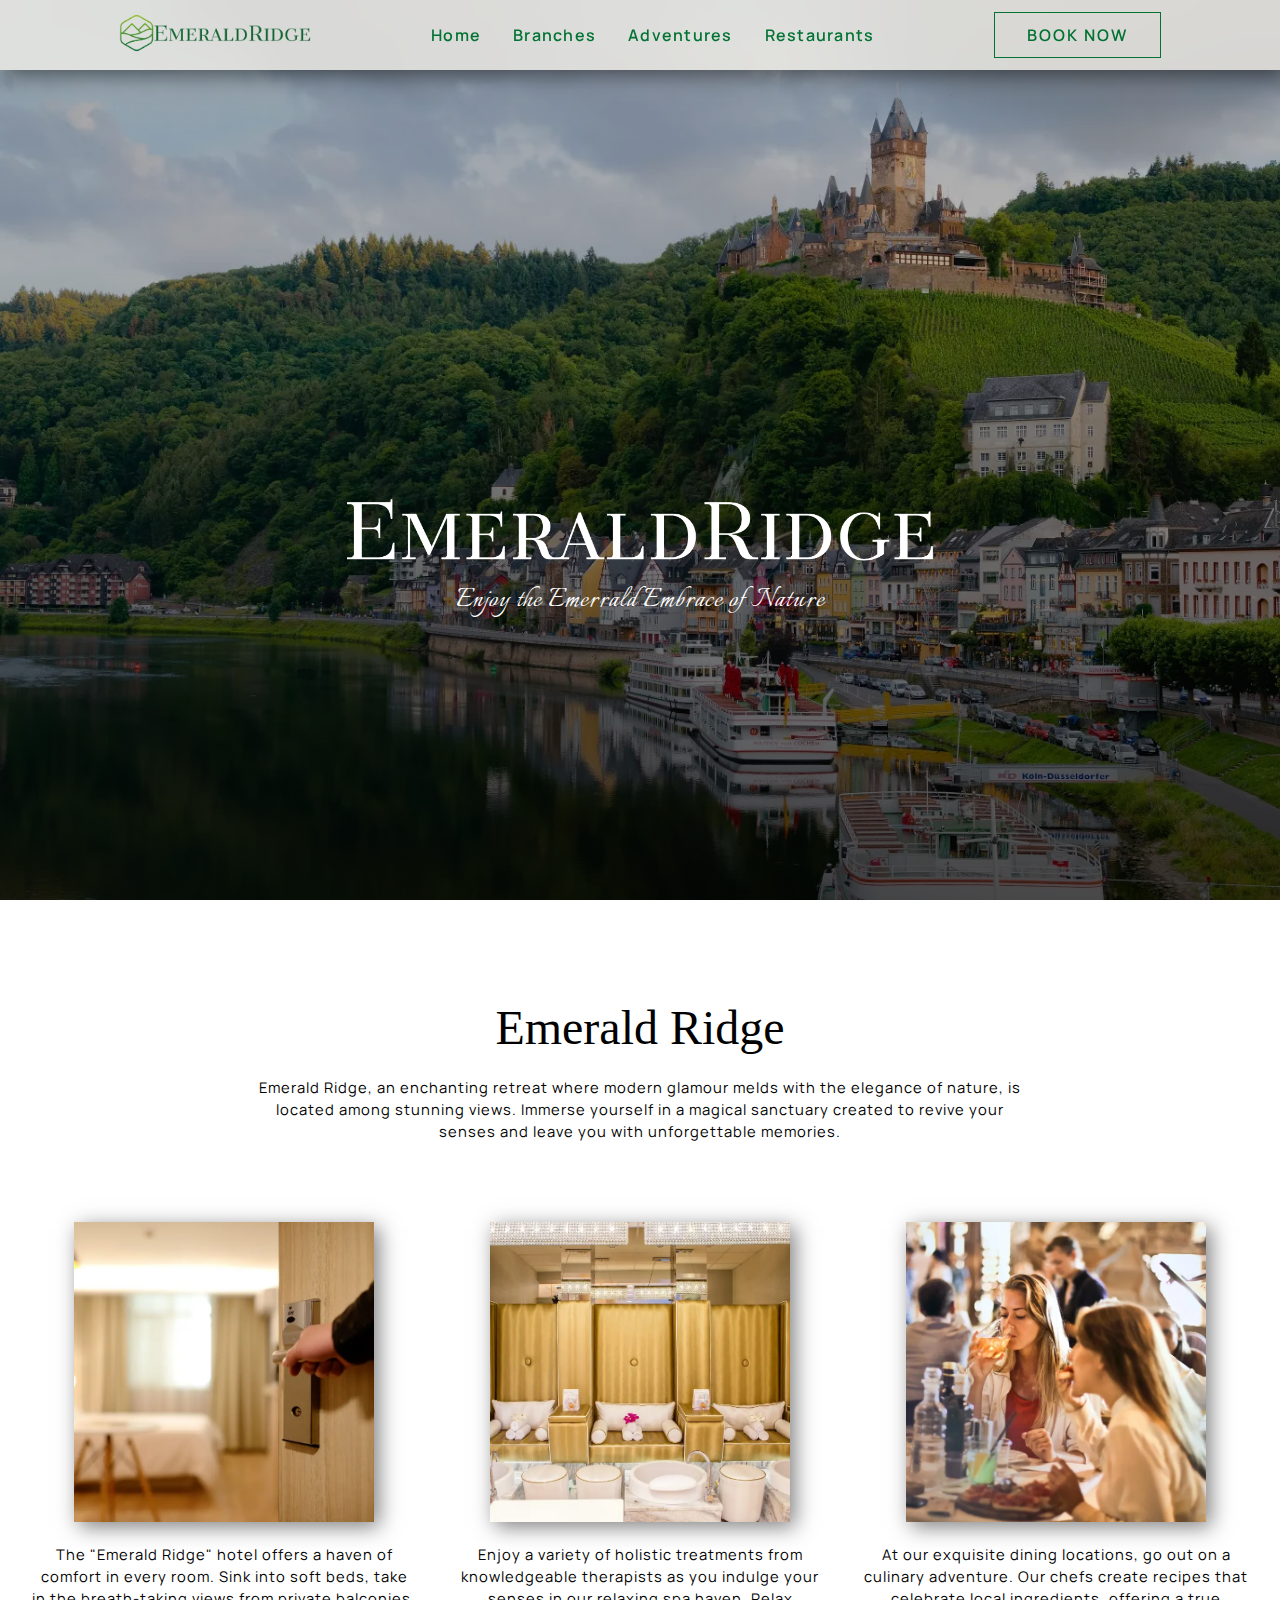
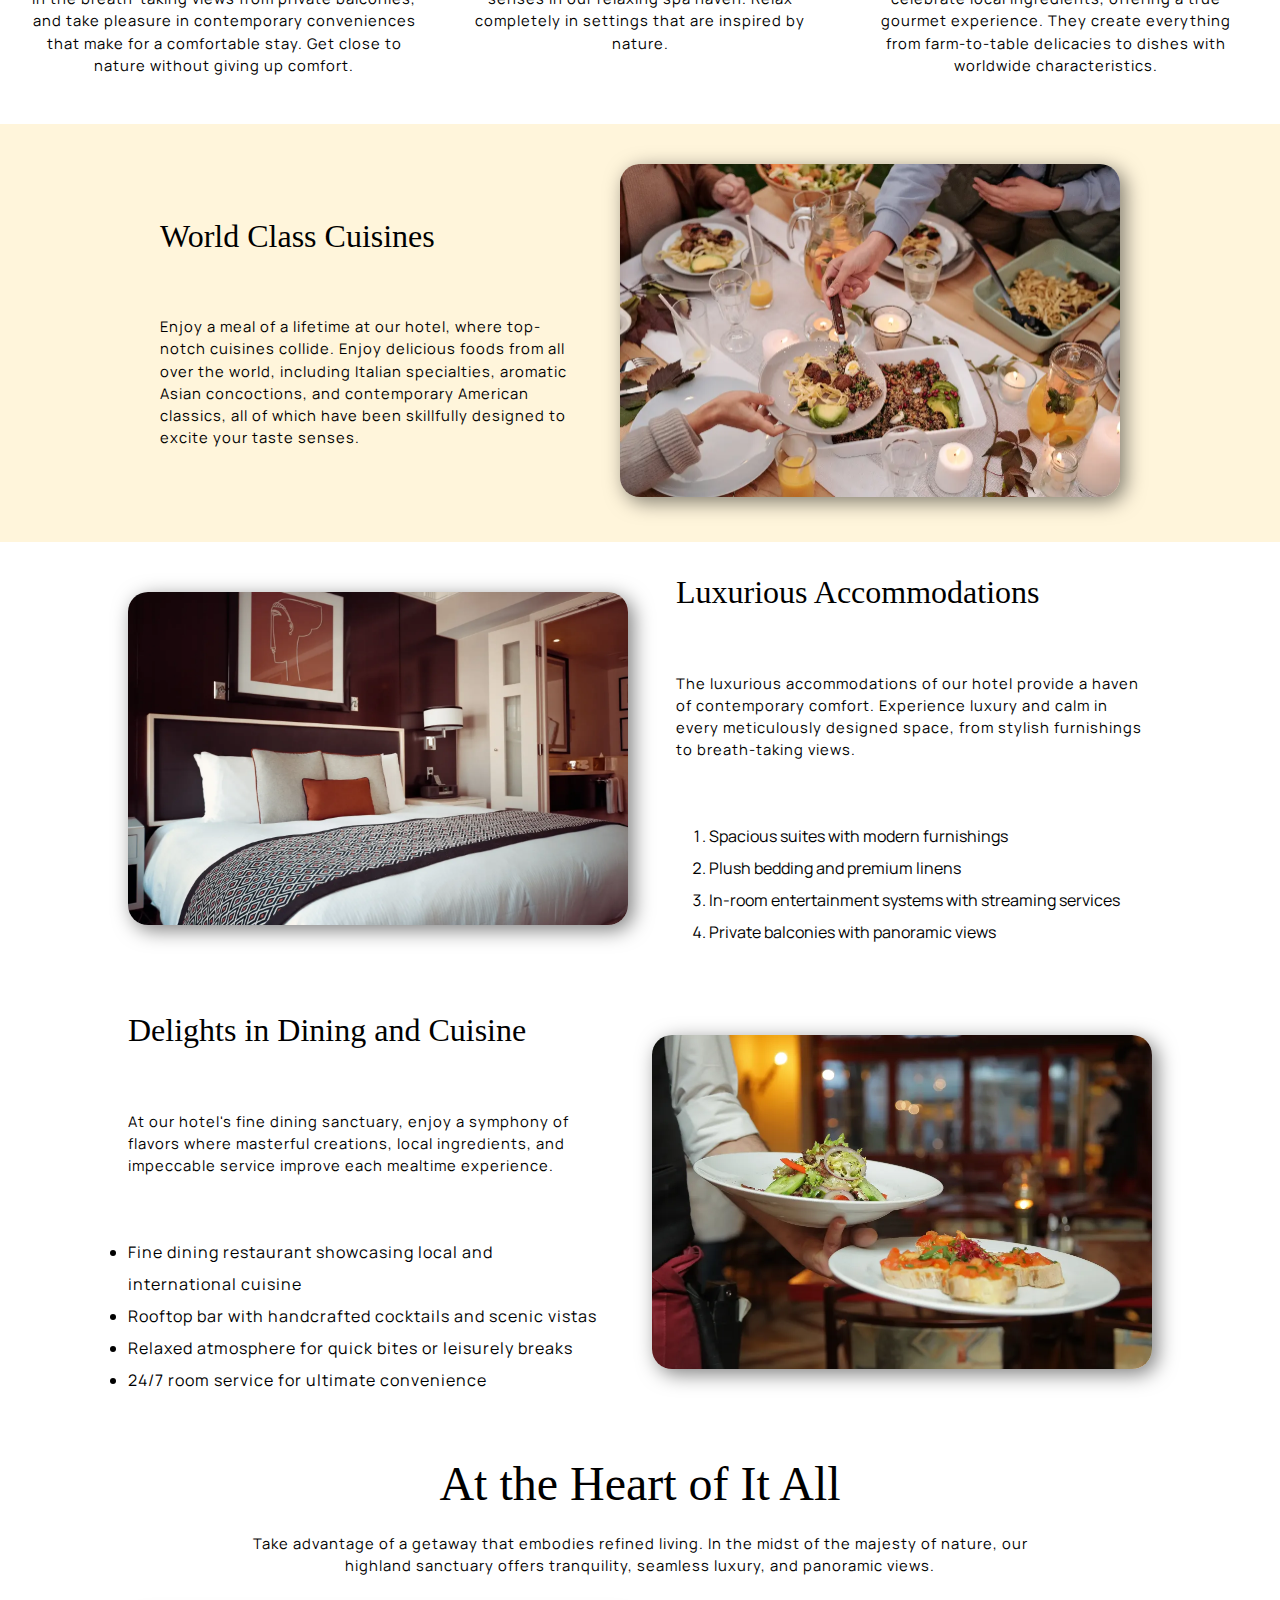
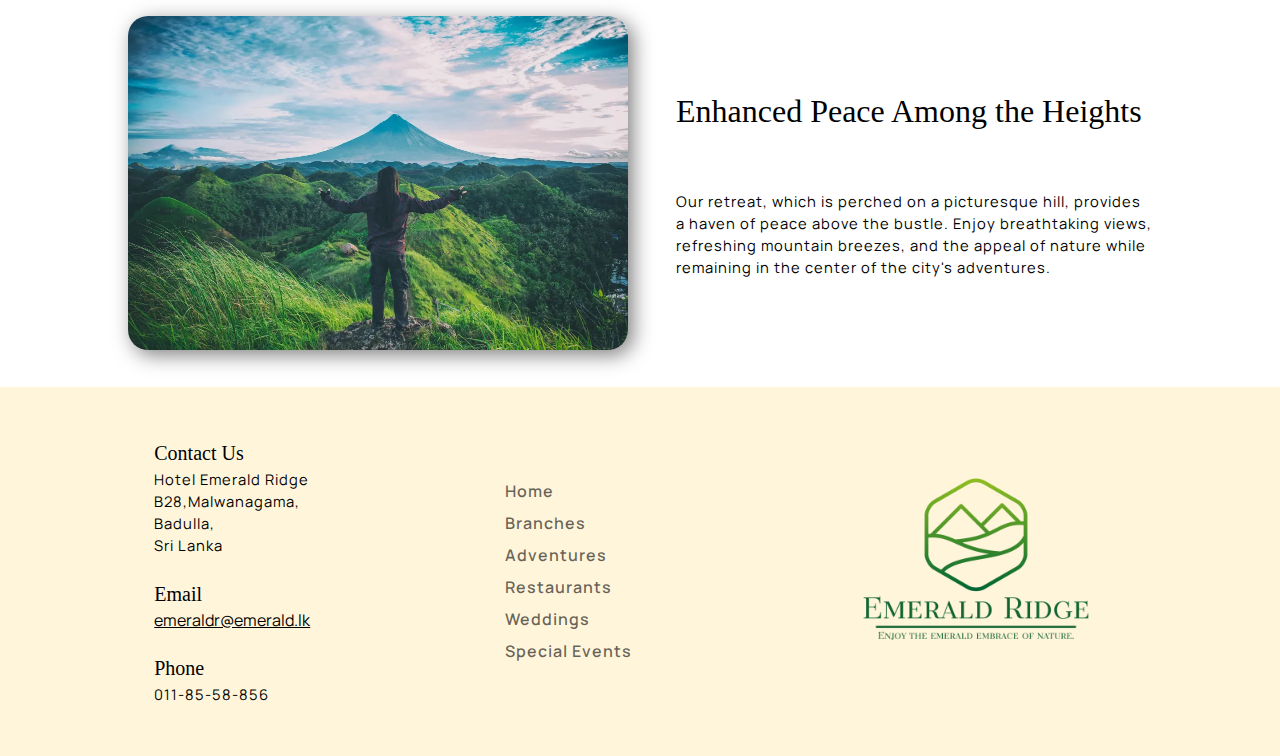
<file: index.html>
<!DOCTYPE html>
<html lang="en">

<head>
    <meta charset="UTF-8">
    <meta name="viewport" content="width=device-width, initial-scale=1.0">
    <meta name="description" content="Discover comfort and luxury at our fabulous hotel. Relax at our top spa, relax in our beautifully furnished accommodations, and enjoy in delicious cuisine in our culinary restaurant.">
    <title>Home</title>
    <link rel="stylesheet" href="main_styles.css">

    <!-- Webmanifest favicon -->
    <link rel="apple-touch-icon" sizes="180x180" href="apple-touch-icon.png">
    <link rel="icon" type="image/png" sizes="32x32" href="favicon-32x32.png">
    <link rel="icon" type="image/png" sizes="16x16" href="favicon-16x16.png">
    <link rel="manifest" href="site.webmanifest.json">

    <!-- Tagline font family -Google font -->
    <link rel="preconnect" href="https://fonts.googleapis.com">
    <link rel="preconnect" href="https://fonts.gstatic.com" crossorigin>
    <link href="https://fonts.googleapis.com/css2?family=Italianno&display=swap" rel="stylesheet">

    <!-- Font family import for paragraph - Google font -->
    <link rel="preconnect" href="https://fonts.googleapis.com">
    <link rel="preconnect" href="https://fonts.gstatic.com" crossorigin>
    <link href="https://fonts.googleapis.com/css2?family=Manrope&display=swap" rel="stylesheet">
</head>

<body>

    <header class="main_header">
        <a href="index.html">
            <img src="Images/logo.webp" alt="logo">
        </a>
        <nav class="main_nav">
            <ul>
                <li><a href="index.html">Home</a></li>
                <li><a href="branches.html">Branches</a></li>
                <li><a href="adventure.html">Adventures</a></li>
                <li><a href="restaurant.html">Restaurants</a></li>
            </ul>
        </nav>
        <a href="booking.html" class="booknow_button">BOOK NOW</a>
    </header>

    <!-- Mobile navigation -->
    <header class="mobile_header">
        <a href="index.html">
            <img src="Images/logo.webp" alt="logo">
        </a>
        <a href="booking.html" class="booknow_button">BOOK NOW</a>
    </header>
    <nav class="mobile_nav">
        <ul>
            <li id="active">
                <a href="index.html">
                    <img class="nav_icon" src="Images/home_nav.svg" alt="home icon">
                </a>
                Home
            </li>

            <li>
                <a href="branches.html">
                    <img class="nav_icon" src="Images/branches_nav.svg" alt="Branches icon">
                </a>
                Branches
            </li>

            <li>
                <a href="adventure.html">
                    <img class="nav_icon" src="Images/adventure_nav.svg" alt="adventure icon">
                </a>
                Adventures
            </li>

            <li>
                <a href="restaurant.html">
                    <img class="nav_icon" src="Images/restaurant_nav.svg" alt="restaurant icon">
                </a>
                Restaurants
            </li>
        </ul>
    </nav>

    <div class="hero home">
        <img src="Images/Brand_name.webp" alt="Logo">
        <p>Enjoy the Emerrald Embrace of Nature</p>
    </div>

    <main>

        <!-- Welcome intro -->
        <section class="text_area">
            <h1>Emerald Ridge</h1>
            <p>
                Emerald Ridge, an enchanting retreat where modern glamour melds with the
                elegance of nature, is located among stunning views. Immerse yourself in a
                magical sanctuary created to revive your senses and leave you with unforgettable memories.
            </p>
        </section>

        <section class="detail_container">
            <div class="box">
                <img src="Images/home_rooms.webp" alt="Rooms">
                <p>
                    The "Emerald Ridge" hotel offers a haven of comfort in every room.
                    Sink into soft beds, take in the breath-taking views from private balconies,
                    and take pleasure in contemporary conveniences that make for a comfortable stay.
                    Get close to nature without giving up comfort.
                </p>
            </div>
            <div class="box">
                <img src="Images/home_spa.webp" alt="Spa">
                <p>
                    Enjoy a variety of holistic treatments from knowledgeable
                    therapists as you indulge your senses in our relaxing spa haven.
                    Relax completely in settings that are inspired by nature.
                </p>
            </div>
            <div class="box">
                <img src="Images/home-dine-main.webp" alt="Dining">
                <p>
                    At our exquisite dining locations, go out on a culinary adventure.
                    Our chefs create recipes that celebrate local ingredients, offering a
                    true gourmet experience. They create everything from farm-to-table
                    delicacies to dishes with worldwide characteristics.
                </p>
            </div>
        </section>

        <div class="content_article home_content" id="highlight_content">
            <section class="text_content">
                <h2>World Class Cuisines</h2>
                <br>
                <p>
                    Enjoy a meal of a lifetime at our hotel, where top-notch cuisines
                    collide. Enjoy delicious foods from all over the world, including
                    Italian specialties, aromatic Asian concoctions, and contemporary American classics,
                    all of which have been skillfully designed to excite your taste senses.

                </p>
            </section>
            <figure class="image_content">
                <img src="Images/Home-cuisins.webp" alt="Cuisine Home Intro">
            </figure>
        </div>

        <div class="content_article home_content">
            <section class="text_content">
                <h2>Luxurious Accommodations</h2>
                <br>
                <p>
                    The luxurious accommodations of our hotel provide a haven of
                    contemporary comfort. Experience luxury and calm in every meticulously
                    designed space, from stylish furnishings to breath-taking views.
                </p>
                <br>
                <div class="list_section">
                    <ol>
                        <li>Spacious suites with modern furnishings</li>
                        <li>Plush bedding and premium linens</li>
                        <li>In-room entertainment systems with streaming services</li>
                        <li>Private balconies with panoramic views</li>
                    </ol>
                </div>
            </section>
            <figure class="image_content">
                <img src="Images/luxury-suits.webp" alt="Luxury rooms">
            </figure>
        </div>

        <div class="content_article home_content">
            <section class="text_content">
                <h2>Delights in Dining and Cuisine</h2>
                <br>
                <p>
                    At our hotel's fine dining sanctuary, enjoy a symphony of flavors
                    where masterful creations, local ingredients, and impeccable service
                    improve each mealtime experience.
                </p>
                <br>
                <div class="list_section">
                    <ul>
                        <li>Fine dining restaurant showcasing local and international cuisine</li>
                        <li>Rooftop bar with handcrafted cocktails and scenic vistas</li>
                        <li>Relaxed atmosphere for quick bites or leisurely breaks</li>
                        <li>24/7 room service for ultimate convenience</li>
                    </ul>
                </div>
            </section>
            <figure class="image_content">
                <img src="Images/home_dining.webp" alt="Dining Intro">
            </figure>
        </div>

        <section class="text_area" id="last_section">
            <h1>At the Heart of It All</h1>
            <p>
                Take advantage of a getaway that embodies refined living.
                In the midst of the majesty of nature, our highland sanctuary offers
                tranquility, seamless luxury, and panoramic views.
            </p>
        </section>

        <div class="content_article home_content">
            <section class="text_content">
                <h2>Enhanced Peace Among the Heights</h2>
                <br>
                <p>
                    Our retreat, which is perched on a picturesque hill, provides a haven of
                    peace above the bustle. Enjoy breathtaking views, refreshing mountain breezes,
                    and the appeal of nature while remaining in the center of the city's adventures.
                </p>
            </section>
            <figure class="image_content">
                <img src="Images/explore-hill.webp" alt="scenic nature">
            </figure>
        </div>
    </main>

    <footer>
        <section class="footer_text">
            <h3>Contact Us</h3>
            <p>Hotel Emerald Ridge</p>
            <p>B28,Malwanagama,</p>
            <p>Badulla,</p>
            <p>Sri Lanka</p>
            <br>

            <h3>Email</h3>
            <a href="mailto:emeraldr@emerald.lk">emeraldr@emerald.lk</a>
            <br><br>

            <h3>Phone</h3>
            <p>011-85-58-856</p>
        </section>
        <nav class="footer_nav">
            <!-- <h4>Links</h4> -->
            <ul>
                <li><a href="index.html">Home</a></li>
                <li><a href="branches.html">Branches</a></li>
                <li><a href="adventure.html">Adventures</a></li>
                <li><a href="restaurant.html">Restaurants</a></li>
                <li><a href="weddings.html">Weddings</a></li>
                <li><a href="events.html">Special Events</a></li>
            </ul>
        </nav>
        <figure class="footer_logo">
            <a href="index.html">
                <img src="Images/footer_logo.png" alt="logo">
            </a>
        </figure>

        <!-- References -->

        <!-- Abayev, A. (2020, October 25). Friends having delicious dinner with drinks served on wooden table · Free Stock Photo. Pexels. [Online] Available from: https://www.pexels.com/photo/friends-having-delicious-dinner-with-drinks-served-on-wooden-table-5638730/. [Accessed: 10th September 2023] -->
        <!-- Binamira, A. (2017, November 29). Person Standing on Top Of Hill · Free Stock Photo. Pexels. [Online] Available from: https://www.pexels.com/photo/person-standing-on-top-of-hill-705075/. [Accessed: 10th September 2023] -->
        <!-- Davidlee. (2016, April 18). Hotel Room New Product - Free photo on Pixabay. Pixabay. [Online] Available from: https://pixabay.com/photos/hotel-room-new-product-door-1330850/. [Accessed: 10th September 2023] -->
        <!-- Olichel (2016) Hotel Room Bed Pillows - Free photo on Pixabay, Pixabay. Available at: [Online] Available from: https://pixabay.com/photos/hotel-room-bed-pillows-room-hotel-1447201/. [Accessed: 10th September 2023] -->
        <!-- Piacquadio, A. (2017, December 31). Woman Drinking Wine · Free Stock Photo. Pexels. [Online] Available from: https://www.pexels.com/photo/woman-drinking-wine-761854/. [Accessed: 10th September 2023] -->
        <!-- Pilger, K. (2017, August 9). Castle on Hill over Village Near Body of Water · Free Stock Photo. Pexels. [Online] Available from: https://www.pexels.com/photo/castle-on-hill-over-village-near-body-of-water-547494/. [Accessed: 10th September 2023] -->
        <!-- Pixabay. (2017, August 31). Brown Chair With White Pillows · Free Stock Photo. Pexels. [Online] Available from: https://www.pexels.com/photo/brown-chair-with-white-pillows-161737/. [Accessed: 10th September 2023] -->
        <!-- RestaurantAnticaRoma. (2015, September 16). Dinner Salad Restaurant - Free photo on Pixabay. Pixabay. [Online] Available from: https://pixabay.com/photos/dinner-salad-restaurant-italians-939434/. [Accessed: 10th September 2023] -->
    
    </footer>

</body>

</html>
</file>
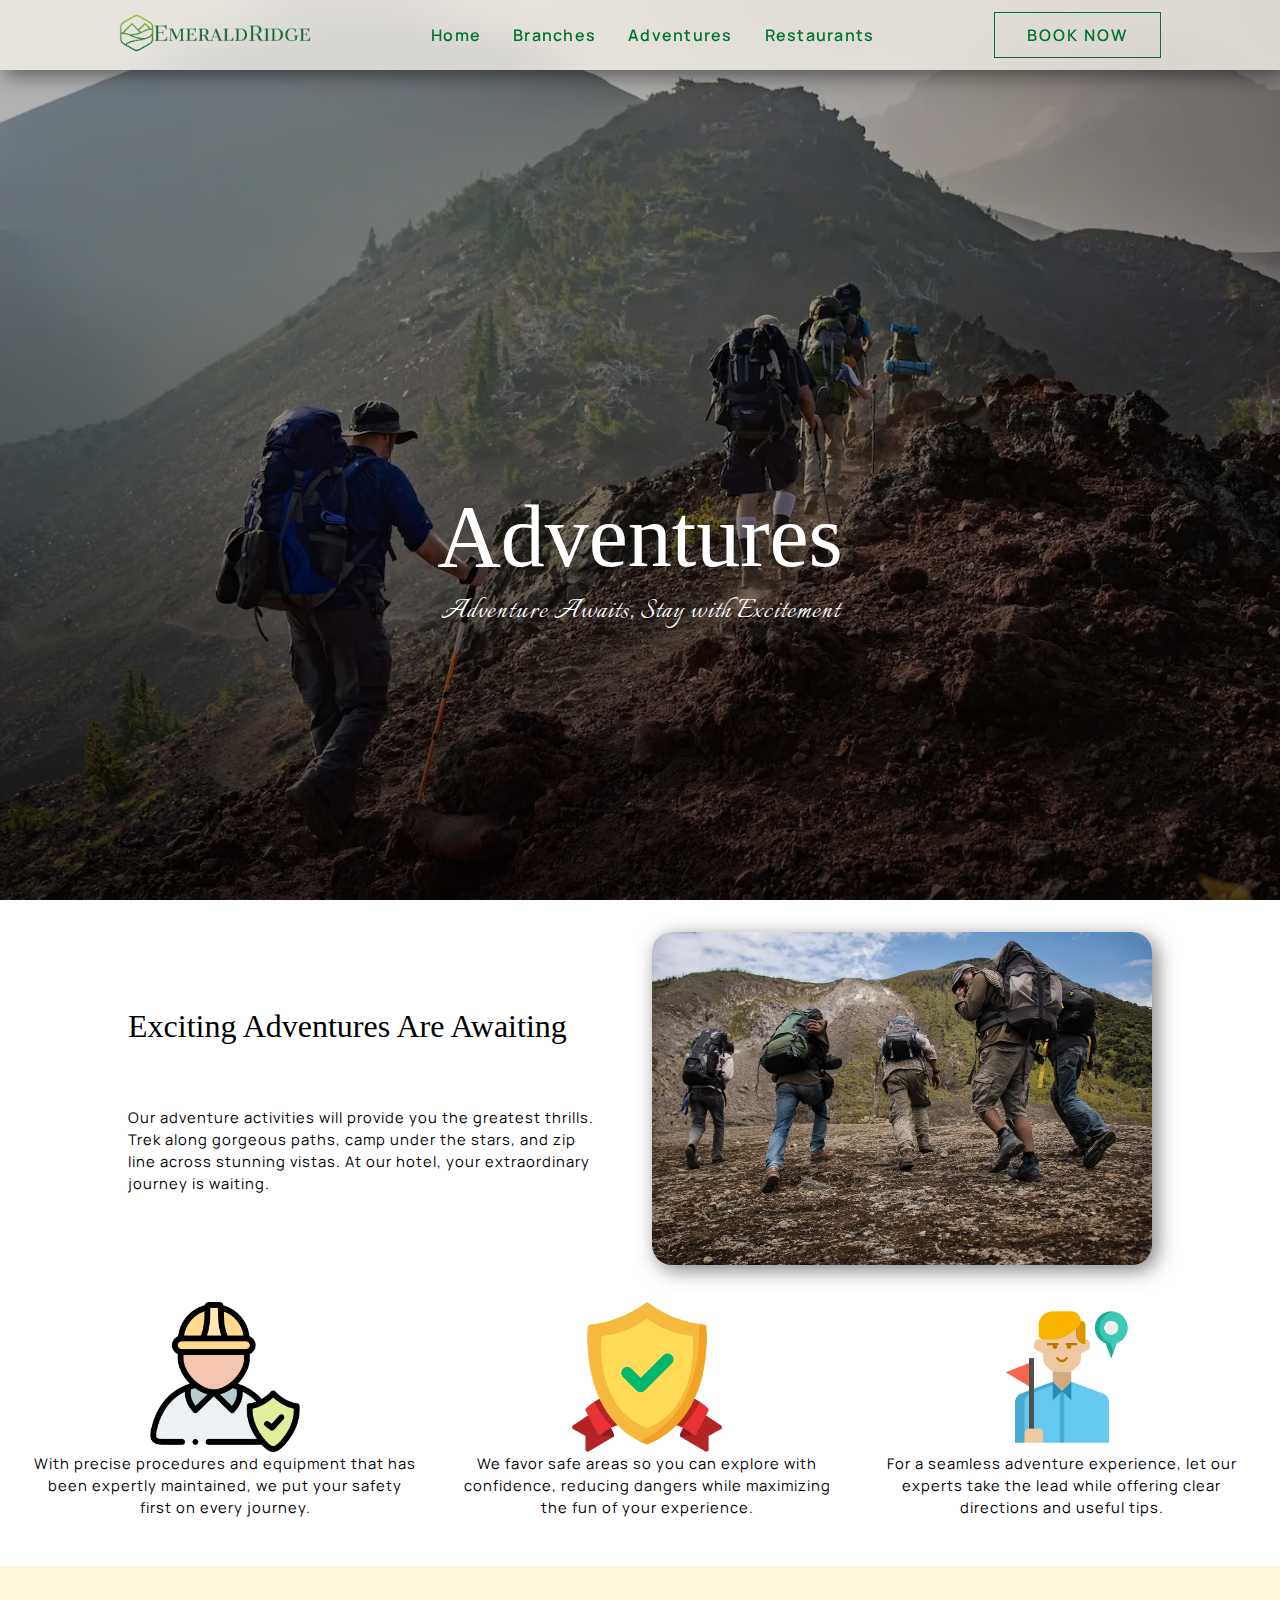
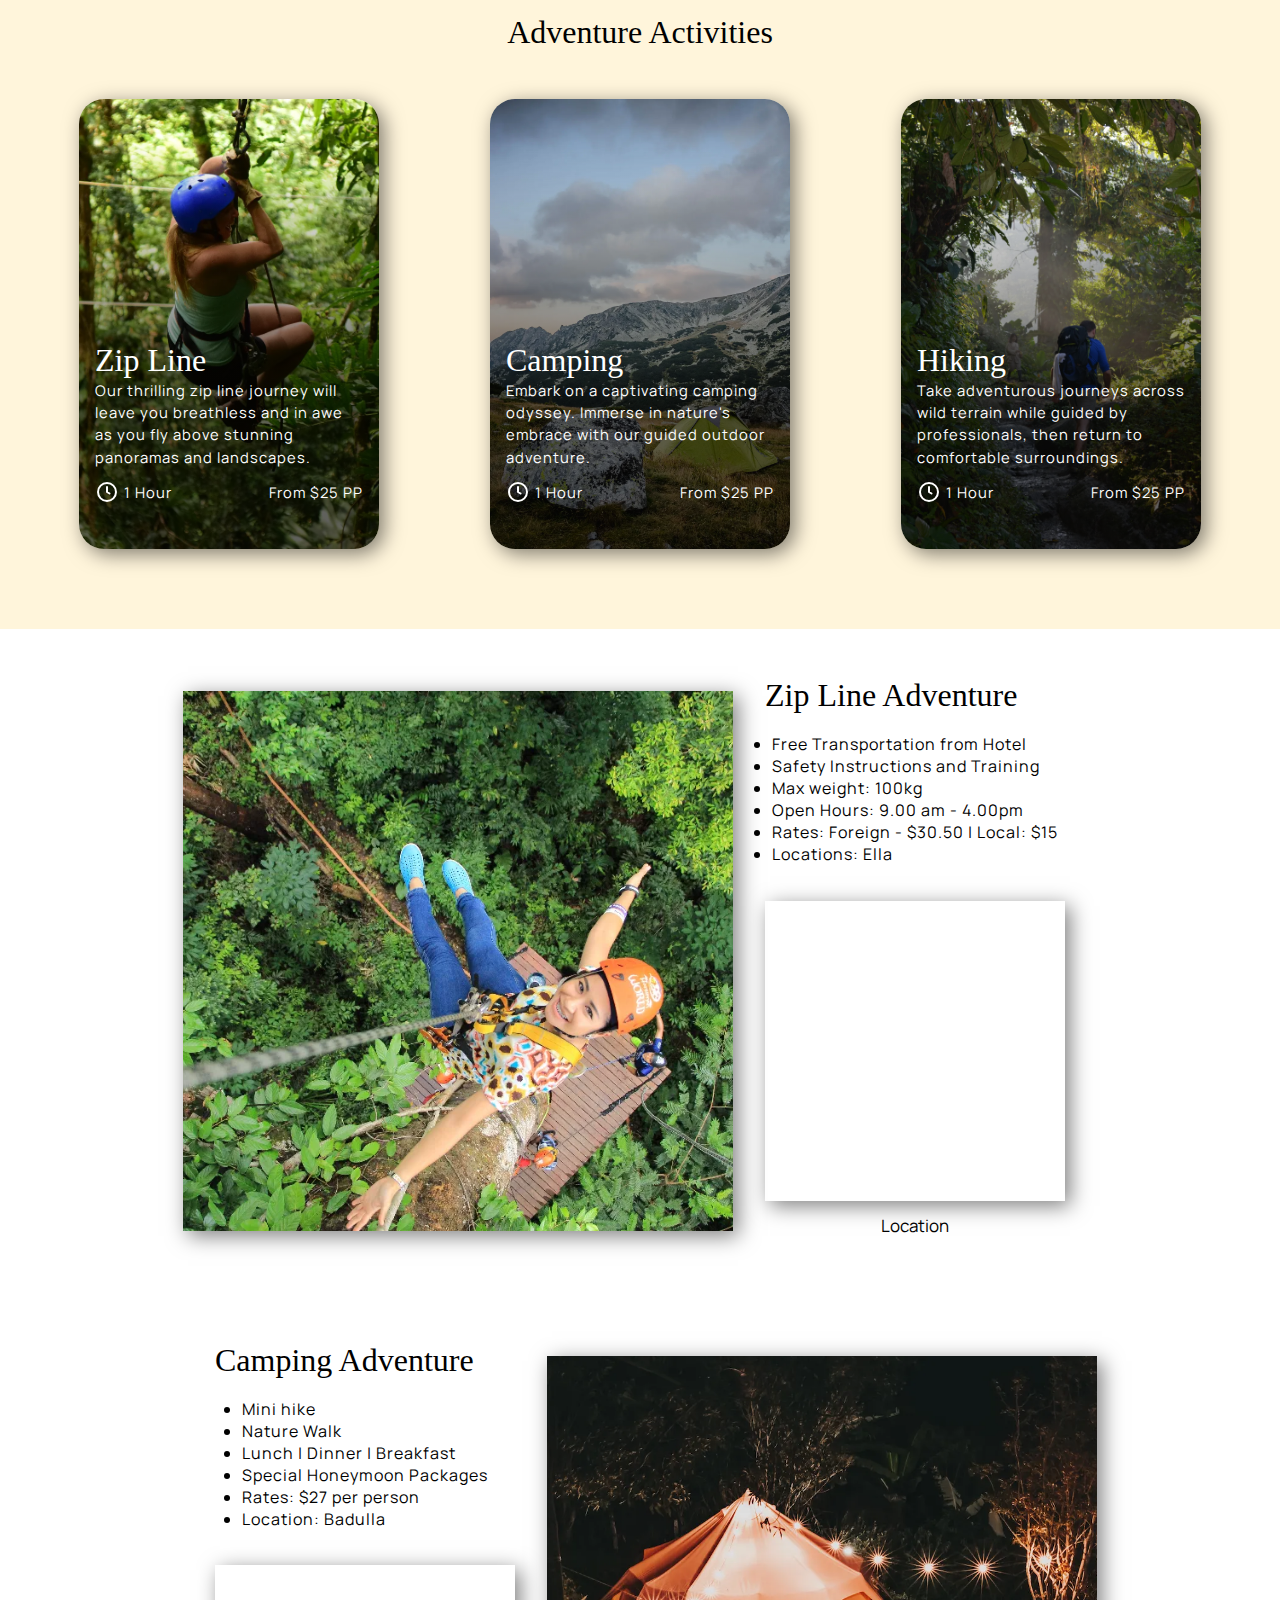
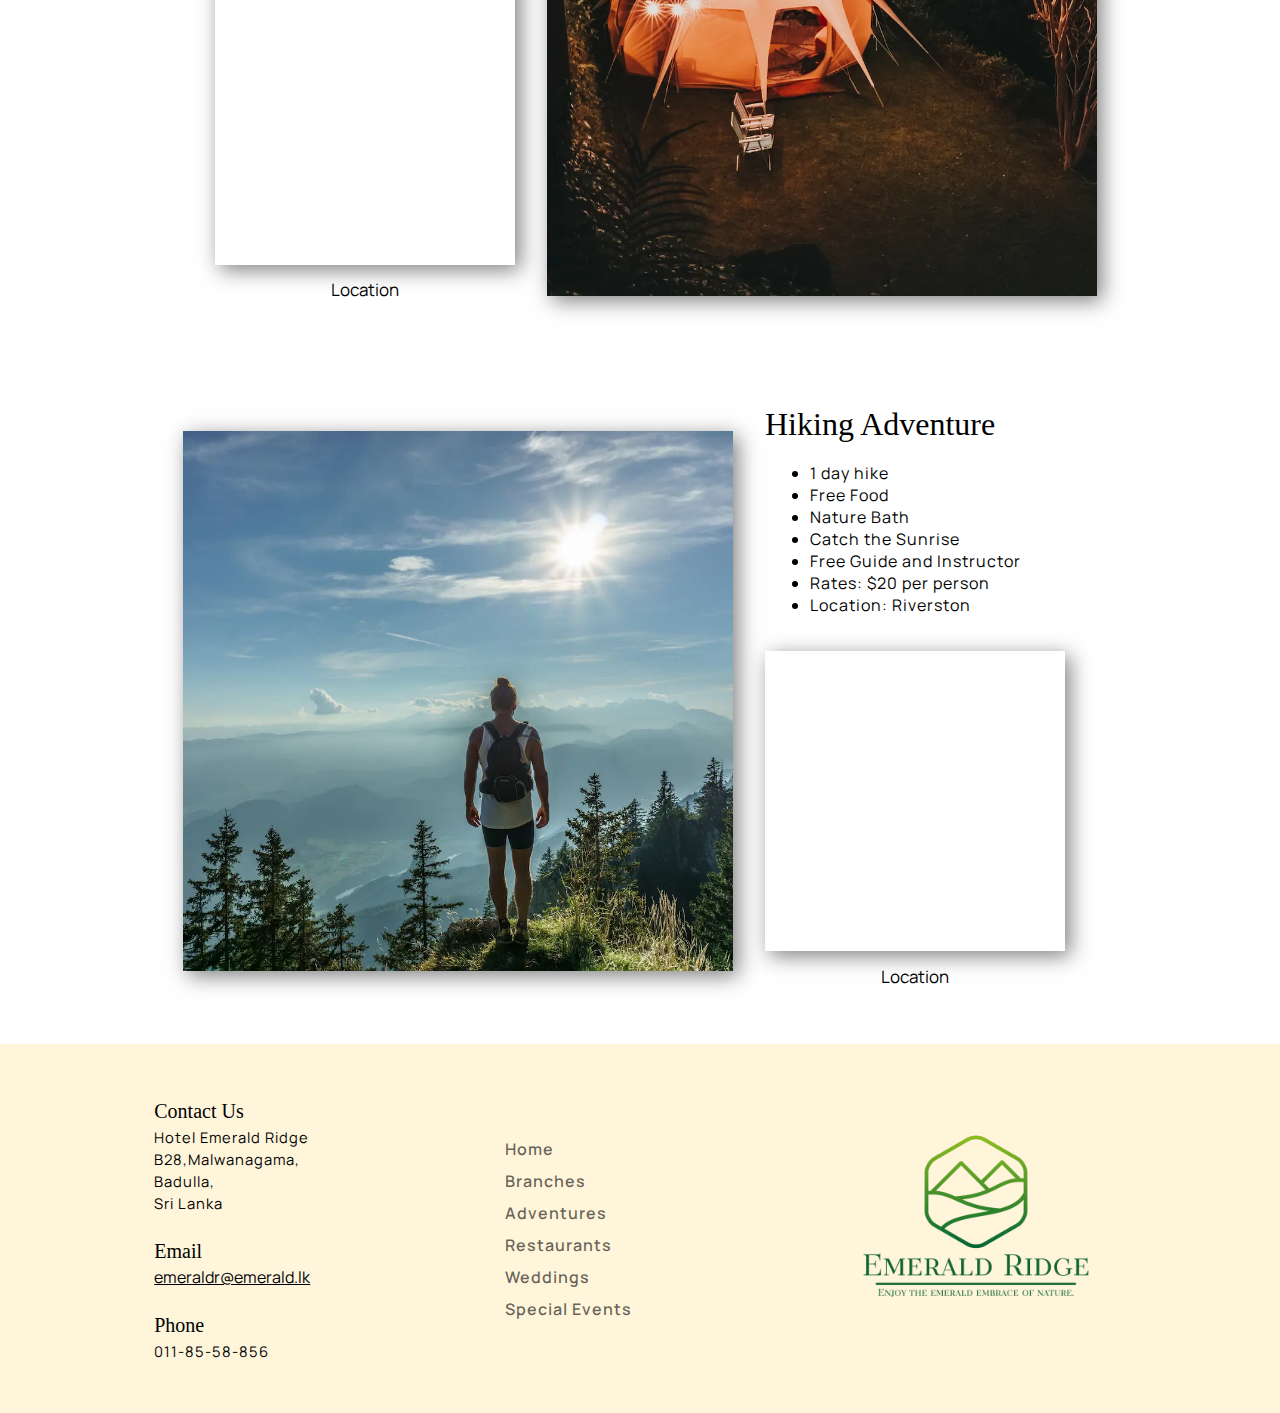
<file: adventure.html>
<!DOCTYPE html>
<html lang="en">

<head>
    <meta charset="UTF-8">
    <meta name="viewport" content="width=device-width, initial-scale=1.0">
    <meta name="description"
        content="Confidently go on exciting adventures! See how we tackle ziplining, camping, and hiking with safety as our primary concern. Your next outdoor adventure can be planned by learning about our adventure activities, viewing location maps, comparing pricing, and more.">
    <title>Adventures</title>
    <link rel="stylesheet" href="main_styles.css">

    <!-- favicon webmanifest -->
    <link rel="apple-touch-icon" sizes="180x180" href="apple-touch-icon.png">
    <link rel="icon" type="image/png" sizes="32x32" href="favicon-32x32.png">
    <link rel="icon" type="image/png" sizes="16x16" href="favicon-16x16.png">
    <link rel="manifest" href="site.webmanifest.json">

    <!-- Tagline font google import -->
    <link rel="preconnect" href="https://fonts.googleapis.com">
    <link rel="preconnect" href="https://fonts.gstatic.com" crossorigin>
    <link href="https://fonts.googleapis.com/css2?family=Italianno&display=swap" rel="stylesheet">

    <!-- Pragraph font family google import -->
    <link rel="preconnect" href="https://fonts.googleapis.com">
    <link rel="preconnect" href="https://fonts.gstatic.com" crossorigin>
    <link href="https://fonts.googleapis.com/css2?family=Manrope&display=swap" rel="stylesheet">
</head>

<body>

    <header class="main_header">
        <a href="index.html">
            <img src="Images/logo.webp" alt="logo">
        </a>
        <nav class="main_nav">
            <ul>
                <li><a href="index.html">Home</a></li>
                <li><a href="branches.html">Branches</a></li>
                <li><a href="adventure.html">Adventures</a></li>
                <li><a href="restaurant.html">Restaurants</a></li>
            </ul>
        </nav>
        <a href="booking.html" class="booknow_button">BOOK NOW</a>
    </header>

    <!-- Mobile navigation bar -->
    <header class="mobile_header">
        <a href="index.html">
            <img src="Images/logo.webp" alt="logo">
        </a>
        <a href="booking.html" class="booknow_button">BOOK NOW</a>
    </header>
    <nav class="mobile_nav">
        <ul>
            <li>
                <a href="index.html">
                    <img class="nav_icon" src="Images/home_nav.svg" alt="home icon">
                </a>
                Home
            </li>

            <li>
                <a href="branches.html">
                    <img class="nav_icon" src="Images/branches_nav.svg" alt="Branches icon">
                </a>
                Branches
            </li>

            <li id="active">
                <a href="adventure.html">
                    <img class="nav_icon" src="Images/adventure_nav.svg" alt="adventure icon">
                </a>
                Adventures
            </li>

            <li>
                <a href="restaurant.html">
                    <img class="nav_icon" src="Images/restaurant_nav.svg" alt="restaurant icon">
                </a>
                Restaurants
            </li>
        </ul>
    </nav>

    <section class="hero adventures">
        <h1>Adventures</h1>
        <p>Adventure Awaits, Stay with Excitement</p>
    </section>

    <main>

        <div class="content_article nth_selection">
            <section class="text_content">
                <h2>Exciting Adventures Are Awaiting</h2>
                <br>
                <p>
                    Our adventure activities will provide you the greatest thrills.
                    Trek along gorgeous paths, camp under the stars, and zip line across
                    stunning vistas. At our hotel, your extraordinary journey is waiting.
                </p>
            </section>
            <div class="image_content">
                <img src="Images/adventure-group.webp" alt="Adventure Group Intro">
            </div>
        </div>

        <div class="detail_container">
            <div class="box1 adventure_details">
                <img src="Images/safety_equipment.png" alt="Safety Equipment">
                <p>
                    With precise procedures and equipment that has been expertly
                    maintained, we put your safety first on every journey.
                </p>
            </div>
            <div class="box2 adventure_details">
                <img src="Images/safety_certify.png" alt="Safety Certification">
                <p>
                    We favor safe areas so you can explore with confidence, reducing dangers
                    while maximizing the fun of your experience.
                </p>
            </div>
            <div class="box3 adventure_details">
                <img src="Images/guide.png" alt="Guide">
                <p>
                    For a seamless adventure experience, let our
                    experts take the lead while offering clear directions and useful tips.
                </p>
            </div>
        </div>

        <div class="adventure_activites">
            <h1>Adventure Activities</h1>
            <div class="detail_cards">

                <div class="card">
                    <section class="details">
                        <h2>Zip Line</h2>
                        <p>
                            Our thrilling zip line journey will leave you
                            breathless and in awe as you fly above stunning
                            panoramas and landscapes.
                        </p>
                        <div class="important_details">
                            <div class="clock_icon">
                                <img src="Images/clock.svg" alt="clock_icon">
                                <p>1 Hour</p>
                            </div>
                            <p>From $25 PP</p>
                        </div>
                    </section>
                </div>

                <div class="card">
                    <section class="details">
                        <h2>Camping</h2>
                        <p>
                            Embark on a captivating camping odyssey.
                            Immerse in nature's embrace with our guided outdoor adventure.
                        </p>
                        <div class="important_details">
                            <div class="clock_icon">
                                <img src="Images/clock.svg" alt="clock_icon">
                                <p>1 Hour</p>
                            </div>
                            <p>From $25 PP</p>
                        </div>
                    </section>
                </div>

                <div class="card">
                    <section class="details">
                        <h2>Hiking</h2>
                        <p>
                            Take adventurous journeys across wild terrain while guided by
                            professionals, then return to comfortable surroundings.
                        </p>
                        <div class="important_details">
                            <div class="clock_icon">
                                <img src="Images/clock.svg" alt="clock_icon">
                                <p>1 Hour</p>
                            </div>
                            <p>From $25 PP</p>
                        </div>
                    </section>
                </div>

            </div>
        </div>

        <div class="adventure_det_location">
            <section class="text_content">
                <h2>Zip Line Adventure</h2>
                <ul>
                    <li>Free Transportation from Hotel</li>
                    <li>Safety Instructions and Training</li>
                    <li>Max weight: 100kg</li>
                    <li>Open Hours: 9.00 am - 4.00pm</li>
                    <li>Rates: Foreign - $30.50 | Local: $15</li>
                    <li>Locations: Ella</li>
                </ul>
                <figure>
                    <iframe
                        src="https://www.google.com/maps/embed?pb=!1m18!1m12!1m3!1d15844.764233155729!2d81.04910650811345!3d6.867694911816361!2m3!1f0!2f0!3f0!3m2!1i1024!2i768!4f13.1!3m3!1m2!1s0x3ae465f4c4983d8b%3A0x72c7b3b10f21f267!2sLittle%20Adam&#39;s%20Peak%20View%20Point%2001!5e0!3m2!1sen!2slk!4v1694363226375!5m2!1sen!2slk"
                        width="400" height="300" style="border:0;" allowfullscreen="" loading="lazy"
                        referrerpolicy="no-referrer-when-downgrade"></iframe>
                    <figcaption>Location</figcaption>
                </figure>
            </section>
            <figure class="branch_image">
                <img src="Images/zipline_details.webp" alt="zipline">
            </figure>
        </div>
        <div class="adventure_det_location">
            <section class="text_content">
                <h2>Camping Adventure</h2>
                <ul>
                    <li>Mini hike</li>
                    <li>Nature Walk</li>
                    <li>Lunch | Dinner | Breakfast</li>
                    <li>Special Honeymoon Packages</li>
                    <li>Rates: $27 per person</li>
                    <li>Location: Badulla</li>
                </ul>
                <figure>
                    <iframe
                        src="https://www.google.com/maps/embed?pb=!1m18!1m12!1m3!1d12847.388844807796!2d81.05692258463125!3d7.013764157499332!2m3!1f0!2f0!3f0!3m2!1i1024!2i768!4f13.1!3m3!1m2!1s0x3ae4896ebb079f7b%3A0x607f8f18f8a8e180!2sMadapathana%20Peak!5e0!3m2!1sen!2slk!4v1694363426675!5m2!1sen!2slk"
                        width="400" height="300" style="border:0;" allowfullscreen="" loading="lazy"
                        referrerpolicy="no-referrer-when-downgrade"></iframe>
                    <figcaption>Location</figcaption>
                </figure>
            </section>
            <figure class="branch_image">
                <img src="Images/camping_details.webp" alt="Camping">
            </figure>
        </div>
        <div class="adventure_det_location">
            <section class="text_content">
                <h2>Hiking Adventure</h2>
                <ul>
                    <li>1 day hike</li>
                    <li>Free Food</li>
                    <li>Nature Bath</li>
                    <li>Catch the Sunrise</li>
                    <li>Free Guide and Instructor</li>
                    <li>Rates: $20 per person</li>
                    <li>Location: Riverston</li>
                </ul>
                <figure>
                    <iframe
                        src="https://www.google.com/maps/embed?pb=!1m18!1m12!1m3!1d3955.441996389095!2d80.73431581682723!3d7.526673973113034!2m3!1f0!2f0!3f0!3m2!1i1024!2i768!4f13.1!3m3!1m2!1s0x3ae357e59b040e4d%3A0xdae5ed346a405003!2sReverston%20view%20point!5e0!3m2!1sen!2slk!4v1694363306145!5m2!1sen!2slk"
                        width="400" height="300" style="border:0;" allowfullscreen="" loading="lazy"
                        referrerpolicy="no-referrer-when-downgrade"></iframe>
                    <figcaption>Location</figcaption>
                </figure>
            </section>
            <figure class="branch_image">
                <img src="Images/hiking_details.webp" alt="Hiking">
            </figure>
        </div>

    </main>

    <footer>
        <section class="footer_text">
            <h3>Contact Us</h3>
            <p>Hotel Emerald Ridge</p>
            <p>B28,Malwanagama,</p>
            <p>Badulla,</p>
            <p>Sri Lanka</p>
            <br>

            <h3>Email</h3>
            <a href="mailto:emeraldr@emerald.lk">emeraldr@emerald.lk</a>
            <br><br>

            <h3>Phone</h3>
            <p>011-85-58-856</p>
        </section>
        <nav class="footer_nav">
            <ul>
                <li><a href="index.html">Home</a></li>
                <li><a href="branches.html">Branches</a></li>
                <li><a href="adventure.html">Adventures</a></li>
                <li><a href="restaurant.html">Restaurants</a></li>
                <li><a href="weddings.html">Weddings</a></li>
                <li><a href="events.html">Special Events</a></li>
            </ul>
        </nav>
        <figure class="footer_logo">
            <a href="index.html">
                <img src="Images/footer_logo.png" alt="logo">
            </a>
        </figure>

        <!-- References -->
        
        <!-- Bagacian, V. (2019, August 20). Green and Gray Tent · Free Stock Photo. Pexels. [Online] Available from: https://www.pexels.com/photo/green-and-gray-tent-2819557/. [Accessed: 10th September 2023] -->
        <!-- Bertelli, M. (2019, June 1). Camping Tent Surrounded With Trees during Nighttime · Free Stock Photo. Pexels. [Online] Available from: https://www.pexels.com/photo/camping-tent-surrounded-with-trees-during-nighttime-2376997/. [Accessed: 10th September 2023] -->
        <!-- Burns, A. (2018, July 29). Man Walking on Muddy Trail · Free Stock Photo. Pexels. [Online] Available from: https://www.pexels.com/photo/man-walking-on-muddy-trail-1270718/. [Accessed: 10th September 2023] -->
        <!-- Flaticon. (2018, February 14). Shield Icon - 735721. [Online] Available from: https://www.flaticon.com/free-icon/shield_735721. [Accessed: 10th September 2023] -->
        <!-- Flaticon. (2020, February 18). Worker Icon - 2610662. [Online] Available from: https://www.flaticon.com/free-icon/worker_2610662. [Accessed: 10th September 2023] -->
        <!-- Flaticon. (2023, September 10). Cultures Icon - 4215650. [Online] Available from: https://www.flaticon.com/free-icon/tourism_4215709?related_id=4215709&origin=pack. [Accessed: 10th September 2023] -->
        <!-- Krivec, A. (2015, August 31). man standing on green grass in front green trees field near mountains. Unsplash. [Online] Available from: https://unsplash.com/photos/HTs3iPHpPZs. [Accessed: 10th September 2023] -->
        <!-- Nc, M. (2019, March 22). Woman wearing orange helmet · Free Stock photo. Pexels. [Online] Available from: https://www.pexels.com/photo/woman-wearing-orange-helmet-2041759/. [Accessed: 10th September 2023] -->
        <!-- Pexels. (n.d.-a). Hikers Photos, Download The BEST Free Hikers Stock Photos & HD Images. [Online] Available from: https://www.pexels.com/search/hikers/. [Accessed: 10th September 2023] -->
        <!-- Pexels. (n.d.-b). Zipline Photos, Download The BEST Free Zipline Stock Photos & HD Images. [Online] Available from: https://www.pexels.com/search/zipline/. [Accessed: 10th September 2023] -->
        <!-- Sanman, E. (2018, August 30). Group of Person Walking in Mountain · Free Stock Photo. Pexels. [Online] Available from: https://www.pexels.com/photo/group-of-person-walking-in-mountain-1365425/. [Accessed: 10th September 2023] -->
        
    </footer>
    
</body>

</html>
</file>
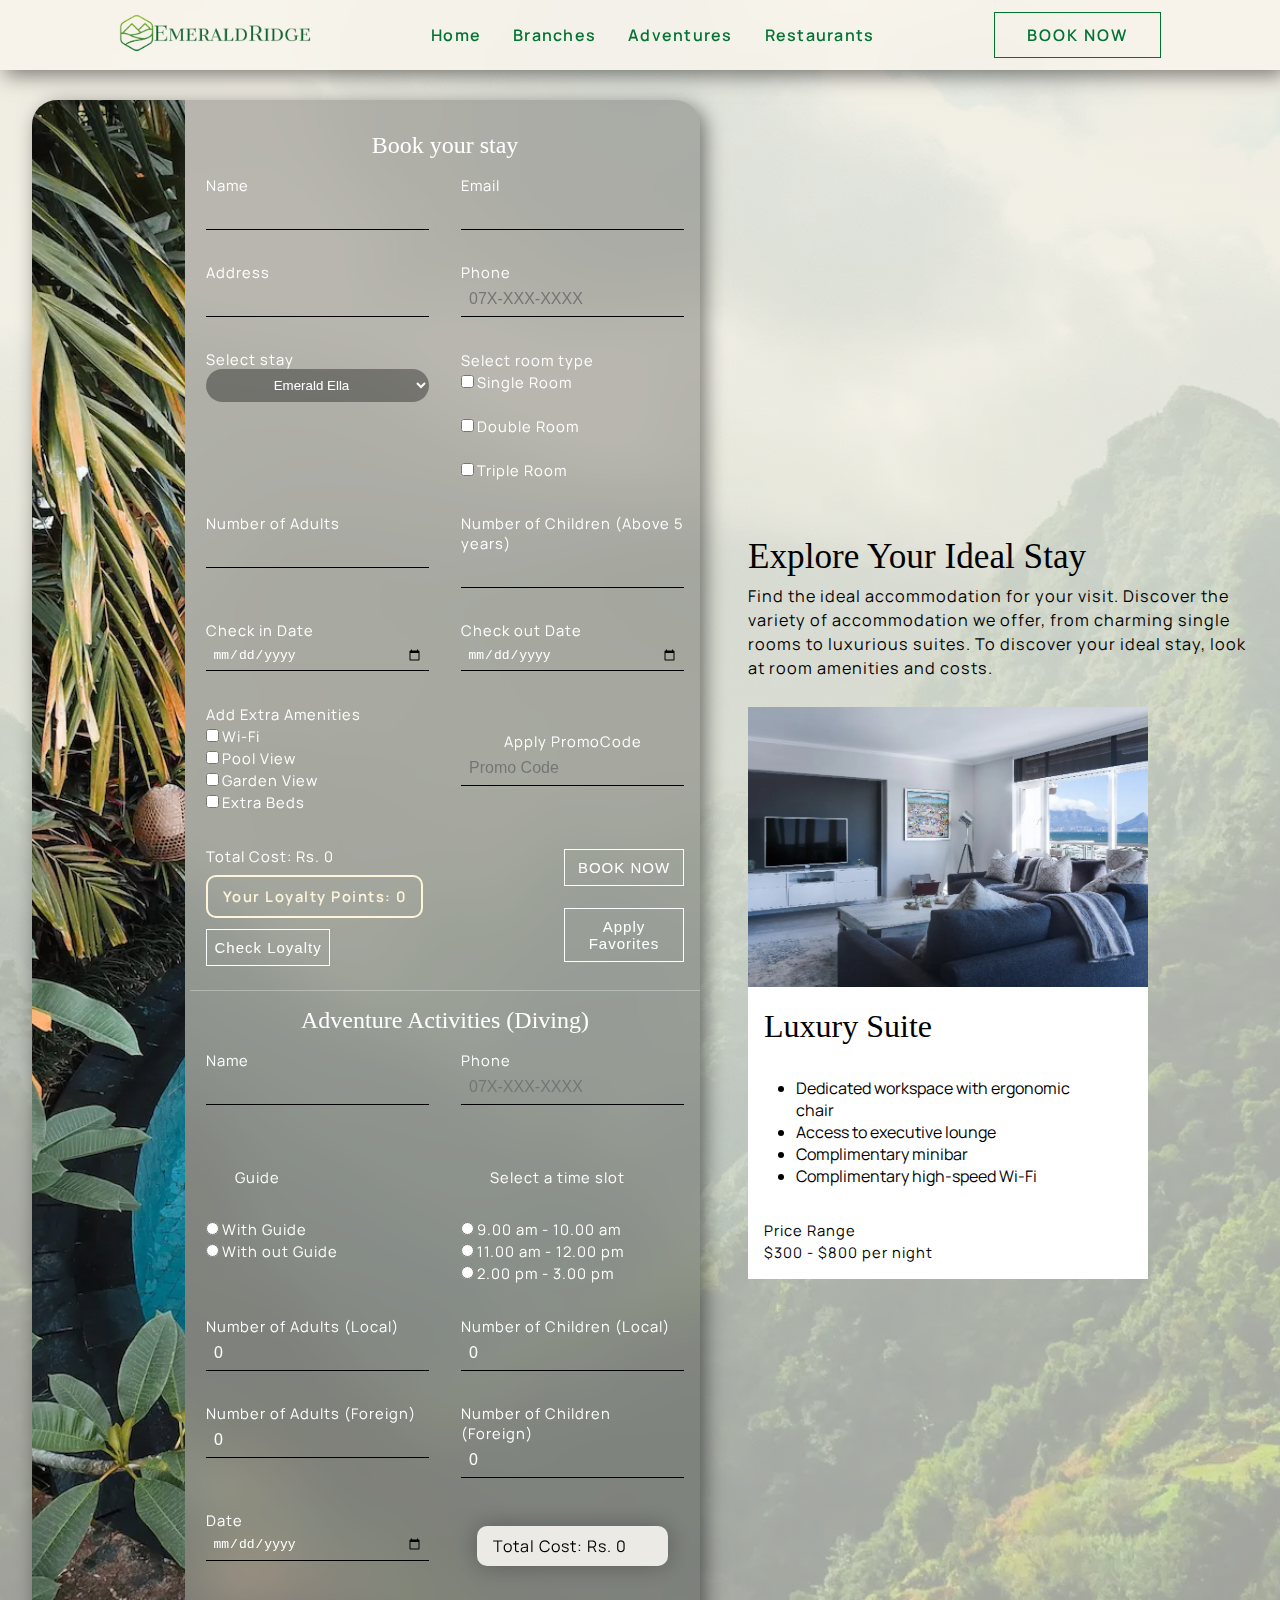
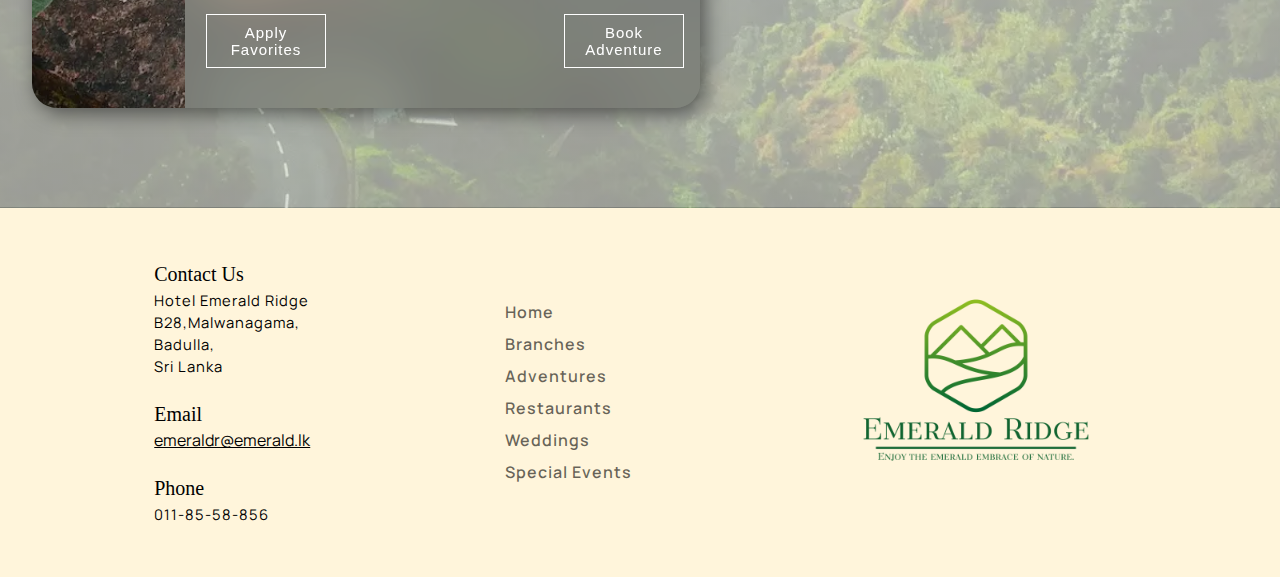
<file: booking.html>
<!DOCTYPE html>
<html lang="en">

<head>
    <meta charset="UTF-8">
    <meta name="viewport" content="width=device-width, initial-scale=1.0">
    <meta name="description"
        content="Plan your perfect vacation with ease. Discover our suggested rooms, book exciting adventures, and book your perfect hotel room easily.">
    <title>Booking</title>
    <link rel="stylesheet" href="main_styles.css">

    <!-- Favicon icon webmanifest -->
    <link rel="apple-touch-icon" sizes="180x180" href="apple-touch-icon.png">
    <link rel="icon" type="image/png" sizes="32x32" href="favicon-32x32.png">
    <link rel="icon" type="image/png" sizes="16x16" href="favicon-16x16.png">
    <link rel="manifest" href="site.webmanifest.json">

    <!-- Tagline font google import -->
    <link rel="preconnect" href="https://fonts.googleapis.com">
    <link rel="preconnect" href="https://fonts.gstatic.com" crossorigin>
    <link href="https://fonts.googleapis.com/css2?family=Italianno&display=swap" rel="stylesheet">

    <!-- Pragraph font family google import -->
    <link rel="preconnect" href="https://fonts.googleapis.com">
    <link rel="preconnect" href="https://fonts.gstatic.com" crossorigin>
    <link href="https://fonts.googleapis.com/css2?family=Manrope&display=swap" rel="stylesheet">

    <!-- icons -->
    <link rel="stylesheet" href="https://cdnjs.cloudflare.com/ajax/libs/font-awesome/6.4.2/css/all.min.css"
        integrity="sha512-z3gLpd7yknf1YoNbCzqRKc4qyor8gaKU1qmn+CShxbuBusANI9QpRohGBreCFkKxLhei6S9CQXFEbbKuqLg0DA=="
        crossorigin="anonymous" referrerpolicy="no-referrer" />

    <script src="scripts/script.js" defer></script>
    
</head>

<body>

    <header class="main_header">
        <a href="index.html">
            <img src="Images/logo.webp" alt="logo">
        </a>
        <nav class="main_nav">
            <ul>
                <li><a href="index.html">Home</a></li>
                <li><a href="branches.html">Branches</a></li>
                <li><a href="adventure.html">Adventures</a></li>
                <li><a href="restaurant.html">Restaurants</a></li>
            </ul>
        </nav>
        <a href="booking.html" class="booknow_button">BOOK NOW</a>
    </header>

    <!-- Mobile navigation -->
    <header class="mobile_header">
        <a href="index.html">
            <img src="Images/logo.webp" alt="logo">
        </a>
        <a href="booking.html" class="booknow_button">BOOK NOW</a>
    </header>
    <nav class="mobile_nav">
        <ul>
            <li>
                <a href="index.html">
                    <img class="nav_icon" src="Images/home_nav.svg" alt="home icon">
                </a>
                Home
            </li>

            <li>
                <a href="branches.html">
                    <img class="nav_icon" src="Images/branches_nav.svg" alt="Branches icon">
                </a>
                Branches
            </li>

            <li>
                <a href="adventure.html">
                    <img class="nav_icon" src="Images/adventure_nav.svg" alt="adventure icon">
                </a>
                Adventures
            </li>

            <li>
                <a href="restaurant.html">
                    <img class="nav_icon" src="Images/restaurant_nav.svg" alt="restaurant icon">
                </a>
                Restaurants
            </li>
        </ul>
    </nav>

    <main class="booking_main">


        <section class="booking_form">

            <div class="form_image">
                <img src="Images/booking_form.webp" alt="Form image">
            </div>

            <div class="form_side">
                <form id="booking_form">
                    <h3>Book your stay</h3>
                    <div class="room_booking">

                        <div class="input_box">
                            <label for="user_name">Name</label>
                            <input type="text" id="user_name" required>
                        </div>

                        <div class="input_box">
                            <label for="user_email">Email</label>
                            <input type="email" id="user_email" required>
                        </div>

                        <div class="input_box">
                            <label for="address">Address</label>
                            <input type="text" id="address">
                        </div>

                        <div class="input_box">
                            <label for="phone">Phone</label>
                            <input type="tel" id="phone" placeholder="07X-XXX-XXXX" required>
                        </div>

                        <div class="input_box">
                            <label for="stay">Select stay</label>
                            <select id="stay">
                                <option value="Emerald Ella">Emerald Ella</option>
                                <option value="Emerald Badulla">Emerald Badulla</option>
                                <option value="Emerald Haputhale">Emerald Haputhale</option>
                                <option value="Emerald Mathale">Emerald Mathale</option>
                            </select>
                        </div>

                        <div class="input_box selection">
                            <p>Select room type</p>
                            <input type="checkbox" id="single" name="room_type" value="single">
                            <label for="single">Single Room</label>
                            <div class="num-of-rooms num-single">
                                <label for="single_room_num">Number of Single Rooms</label><br>
                                <input type="number" id="single_room_num" min="0" value="0">
                            </div>
                            <br>
                            <br>

                            <input type="checkbox" id="double" name="room_type" value="double">
                            <label for="double">Double Room</label>
                            <div class="num-of-rooms num-double">
                                <label for="double_room_num">Number of Double Rooms</label><br>
                                <input type="number" id="double_room_num" min="0" value="0">
                            </div>
                            <br>
                            <br>

                            <input type="checkbox" id="triple" name="room_type" value="triple">
                            <label for="triple">Triple Room</label>
                            <div class="num-of-rooms num-triple">
                                <label for="triple_room_num">Number of Triple Rooms</label><br>
                                <input type="number" id="triple_room_num" min="0" value="0">
                            </div>
                        </div>

                        <div class="input_box">
                            <label for="adult">Number of Adults</label>
                            <input type="number" min="0" id="adult">
                        </div>

                        <div class="input_box">
                            <label for="kids">Number of Children (Above 5 years)</label>
                            <input type="number" min="0" id="kids">
                        </div>

                        <div class="input_box">
                            <label for="checkin">Check in Date</label>
                            <input type="date" id="checkin" required>
                        </div>

                        <div class="input_box">
                            <label for="checkout">Check out Date</label>
                            <input type="date" id="checkout" required>
                        </div>

                        <div class="input_box selection">
                            <p>Add Extra Amenities</p>

                            <input type="checkbox" id="wifi" name="extra_req" value="wifi">
                            <label for="wifi">Wi-Fi</label>
                            <br>
                            <input type="checkbox" id="pool_view" name="extra_req" value="poolView">
                            <label for="pool_view">Pool View</label>
                            <br>
                            <input type="checkbox" id="garden_view" name="extra_req" value="gardenView">
                            <label for="garden_view">Garden View</label>
                            <br>
                            <input type="checkbox" id="extra_bed" name="extra_req" value="extraBed">
                            <label for="extra_bed">Extra Beds</label>
                            <div class="num-of-beds">
                                <label for="num_of_beds">Number of Extra Beds</label><br>
                                <input type="number" id="num_of_beds" min="0" value="0">
                            </div>
                            <br>
                        </div>

                        <div class="promocode input_box">
                            <label for="promocode">Apply PromoCode</label>
                            <input type="text" id="promocode" placeholder="Promo Code">
                        </div>

                    </div>

                    <div class="form_buttons hotelButtons">
                        <div>
                            <p>Total Cost: Rs. <span id="outputTotal"></span></p>
                            <p class="loyalty">Your Loyalty Points: <span id="loyaltyPoints"></span></p>
                            <button type="button" id="loyaltyPointsCheck">Check Loyalty</button>
                        </div>
                        <div>
                            <button type="submit" id="book_now">BOOK NOW</button><br><br>
                            <button type="button" id="applyFav">Apply Favorites</button>
                        </div>
                    </div>

                    <div class="separator"></div>
                </form>
                <form id="advBooking_form">
                    <h3>Adventure Activities (Diving)</h3>
                    <div class="adventure_booking">

                        <div class="input_box">
                            <label for="advBookingName">Name</label>
                            <input type="text" id="advBookingName" required>
                        </div>

                        <div class="input_box">
                            <label for="advBookingPhone">Phone</label>
                            <input type="tel" id="advBookingPhone" placeholder="07X-XXX-XXXX" required>
                        </div>

                        <div class="input_box selection">
                            <p>Guide</p>
                            <div>
                                <input type="radio" name="guide" id="with_guide" value="withGuide">
                                <label for="with_guide">With Guide</label>
                            </div>
                            <div>
                                <input type="radio" name="guide" id="non_guide" value="withoutGuide">
                                <label for="non_guide">With out Guide</label>
                            </div>
                        </div>

                        <div class="input_box selection">
                            <p>Select a time slot</p>
                            <input type="radio" name="time" value="9to10" id="time1">
                            <label for="time1">9.00 am - 10.00 am</label>
                            <br>
                            <input type="radio" name="time" value="11to12" id="time2">
                            <label for="time2">11.00 am - 12.00 pm</label>
                            <br>
                            <input type="radio" name="time" value="2to3" id="time3">
                            <label for="time3">2.00 pm - 3.00 pm</label>
                        </div>

                        <div class="input_box">
                            <label for="adv_local_adults">Number of Adults (Local)</label>
                            <input type="number" min="0" id="adv_local_adults" value="0">
                        </div>

                        <div class="input_box">
                            <label for="adv_local_kids">Number of Children (Local)</label>
                            <input type="number" min="0" id="adv_local_kids" value="0">
                        </div>

                        <div class="input_box">
                            <label for="adv_foreign_adults">Number of Adults (Foreign)</label>
                            <input type="number" min="0" id="adv_foreign_adults" value="0">
                        </div>

                        <div class="input_box">
                            <label for="adv_foreign_kids">Number of Children (Foreign)</label>
                            <input type="number" min="0" id="adv_foreign_kids" value="0">
                        </div>

                        <div class="input_box">
                            <label for="advDate">Date</label>
                            <input type="date" id="advDate">
                        </div>

                        <p class="advCost">Total Cost: Rs. <span id="advCost"></span></p>
                    </div>

                    <div class="form_buttons">
                        <div>
                            <button type="button" id="advApplyFav">Apply Favorites</button>
                        </div>
                        <div>
                            <button type="button" id="adv_booking">Book Adventure</button>
                        </div>
                    </div>
                </form>
            </div>
        </section>

        <!-- Recommended room section -->
        <section class="room_showcase">
            <div class="showcase_text">
                <h2>Explore Your Ideal Stay</h2>
                <p>
                    Find the ideal accommodation for your visit. Discover the variety of accommodation we offer, from
                    charming single rooms to luxurious suites. To discover your ideal stay, look at room amenities and
                    costs.
                </p>
            </div>
            <div class="rooms">
                <div class="room_details">
                    <figure class="room_image">
                        <img src="Images/room_rec_4.webp" alt="Room image">
                    </figure>
                    <div class="details">
                        <h2>Luxury Suite</h2>
                        <ul>
                            <li>Dedicated workspace with ergonomic chair</li>
                            <li>Access to executive lounge</li>
                            <li>Complimentary minibar</li>
                            <li>Complimentary high-speed Wi-Fi</li>
                        </ul>
                        <p>Price Range</p>
                        <p>$300 - $800 per night</p>
                    </div>
                </div>
                <div class="room_details">
                    <figure class="room_image">
                        <img src="Images/room_rec_2.webp" alt="Room Image">
                    </figure>
                    <div class="details">
                        <h2>Deluxe Room</h2>
                        <ul>
                            <li>King-sized bed with premium linens</li>
                            <li>Luxury spa-inspired bathroom</li>
                            <li>Private balcony</li>
                            <li>Complimentary Wi-Fi</li>
                        </ul>
                        <p>Price Range</p>
                        <p>$150 - $300 per night</p>
                    </div>
                </div>
                <div class="room_details">
                    <figure class="room_image">
                        <img src="Images/room_rec_1.webp" alt="Room Image">
                    </figure>
                    <div class="details">
                        <h2>Scenic Room</h2>
                        <ul>
                            <li>Elegantly furnished</li>
                            <li>Private balcony with panoramic views</li>
                            <li>In-room minibar and coffee maker</li>
                            <li>Fitness center and spa</li>
                        </ul>
                        <p>Price Range</p>
                        <p>$200 - $400 per night</p>
                    </div>
                </div>
                <div class="room_details">
                    <figure class="room_image">
                        <img src="Images/room_rec_3.webp" alt="Room Image">
                    </figure>
                    <div class="details">
                        <h2>Family Room</h2>
                        <ul>
                            <li>Complimentary breakfast for the family</li>
                            <li>TV, mini-fridge, coffee maker</li>
                            <li>Separate tub and shower</li>
                            <li>Comfortable twin beds for kids</li>
                        </ul>
                        <p>Price Range</p>
                        <p>$200 - $400 per night</p>
                    </div>
                </div>
            </div>
            <span class="scroll_caption">Swipe >></span>
        </section>

    </main>

    <div id="bluredBackground"></div>

    <div id="hotelConfirm">
        <div class="confirmation_wrap">
            <div class="check-mark"><i class="fa-solid fa-check"></i></div>
            <i class="fa-solid fa-xmark close" id="hotelClose"></i>

            <div class="booking-date">
                <p><span id="hotelNameOutput"></span> is reserved for you</p>
                <div class="show-date">
                    <i class="fa-regular fa-calendar-days"></i>
                    <span id="checkInDateOutput"></span> - <span id="checkOutDateOutput"></span>
                </div>
            </div>
            <div class="booking-summary">
                <div>
                    <p>Name</p>
                    <p id="outputName"></p>
                </div>
                <div>
                    <p>Adults</p>
                    <p id="outputAdults"></p>
                </div>
                <div>
                    <p>Kids</p>
                    <p id="outputKids"></p>
                </div>
                <div>
                    <p>Rooms</p>
                    <p id="outputRooms"></p>
                </div>
            </div>
            <div class="booking-total favbtnPadding">
                <div class="outText" id="outputSummary">

                </div>
                <div class="separator"></div>
                <div class="total">
                    <p>Total</p>
                    <p id="hotelTotal"></p>
                </div>
                <div class="separator"></div>
                <div>
                    <p>Earned Loyalty Points: <span id="loyaltyPointsOutput"></span></p>
                    <button type="button" id="addToFav" class="addtofavBtn">Add to favorites <i
                            class="fa-solid fa-heart"></i></button>
                </div>
            </div>
            <div class="booking-thankyou">
                <p>Thank you for Choosing us!</p>
            </div>
        </div>
    </div>

    <div id="advConfirm">
        <div class="confirmation_wrap">
            <div class="check-mark"><i class="fa-solid fa-check"></i></div>
            <div class="booking-date adv-booking">
                <p>Thanks for booking our diving adventure!</p>
                <div class="show-date">
                    <span>Get ready for an amazing underwater adventure!</span>
                    <br><br>
                    <i class="fa-regular fa-clock"></i>
                    <span id="timeSlotOutput"></span>
                    <i class="fa-regular fa-calendar-days"></i>
                    <span id="advDateOutput"></span>
                    <br>
                    <br>
                    <span id="advCustomerName"></span>
                </div>
            </div>
            <div class="booking-total">
                <div class="outText" id="advOutputSummary">

                </div>
                <div class="separator"></div>
                <div class="total">
                    <p>Total</p>
                    <p id="advTotalOutput"></p>
                </div>
            </div>
            <div class="done-button">
                <button type="button" id="addToFavAdv" class="addtofavBtn">Add to favorites <i
                        class="fa-solid fa-heart"></i></button>
                <button type="button" id="done">Done</button>
            </div>
        </div>
    </div>

    <div id="popupLoyalty" class="loyaltywindow">
        <div class="loyaltywindow-wrapper">
            <div class="star">
                <i class="fa-solid fa-star"></i>
            </div>
            <div class="loyaltypointText">
                <p>You will be rewarded by <span id="loyaltyPointsToearn"></span> loyalty Points from this reservation
                </p>
                <p>Your total loyalty points will be <span id="totalLoyaltyPoints"></span> points</p>
            </div>
            <div class="availablePonitsBox">
                <p id="pointsAvailable"></p>
                <p>Available Points</p>
            </div>
            <i class="fa-solid fa-xmark" id="loyaltyClose"></i>
        </div>
    </div>

    <footer>
        <section class="footer_text">
            <h3>Contact Us</h3>
            <p>Hotel Emerald Ridge</p>
            <p>B28,Malwanagama,</p>
            <p>Badulla,</p>
            <p>Sri Lanka</p>
            <br>

            <h3>Email</h3>
            <a href="mailto:emeraldr@emerald.lk">emeraldr@emerald.lk</a>
            <br><br>

            <h3>Phone</h3>
            <p>011-85-58-856</p>
        </section>
        <nav class="footer_nav">
            <ul>
                <li><a href="index.html">Home</a></li>
                <li><a href="branches.html">Branches</a></li>
                <li><a href="adventure.html">Adventures</a></li>
                <li><a href="restaurant.html">Restaurants</a></li>
                <li><a href="weddings.html">Weddings</a></li>
                <li><a href="events.html">Special Events</a></li>
            </ul>
        </nav>
        <figure class="footer_logo">
            <a href="index.html">
                <img src="Images/footer_logo.png" alt="logo">
            </a>
        </figure>

        <!-- References -->

        <!-- A painting of a mountain lake with a mountain in the background Free Photo. (2023, April 14). Freepik. [Online] Available from: https://www.freepik.com/free-photo/mesmerizing-scenery-green-mountains-with-cloudy-sky-surface_12152844.htm#query=mountain%20view&position=1&from_view=keyword&track=ais. [Accessed: 10th September 2023]  -->
        <!-- Block, M. (2019, November 15). Woman Soaking on the Swimming Pool · Free Stock Photo. Pexels. [Online] Available from: https://www.pexels.com/photo/woman-soaking-on-the-swimming-pool-3225531/. [Accessed: 10th September 2023]  -->
        <!-- Borba, J. (2019, October 31). Cozy Modern Bedroom · Free Stock Photo. Pexels. [Online] Available from: https://www.pexels.com/photo/cozy-modern-bedroom-3144580/. [Accessed: 10th September 2023]  -->
        <!-- Luxury bedroom suite in resort high rise hotel with working table Free Photo. (2020, September 29). Freepik. [Online] Available from: https://www.freepik.com/free-photo/luxury-bedroom-suite-resort-high-rise-hotel-with-working-table_10332581.htm. [Accessed: 10th September 2023] -->
        <!-- Pexels. (2018, January 10). Black Mattress in Front of a Large Window Behind a Mountain · Free Stock Photo. [Online] Available from: https://www.pexels.com/photo/black-mattress-in-front-of-a-large-window-behind-a-mountain-775219/. [Accessed: 10th September 2023]  -->
        <!-- Van Der Meulen, J. (2018, October 4). Photo of Living Room · Free Stock Photo. Pexels. [Online] Available from: https://www.pexels.com/photo/photo-of-living-room-1457842/. [Accessed: 10th September 2023] -->

    </footer>

</body>

</html>
</file>
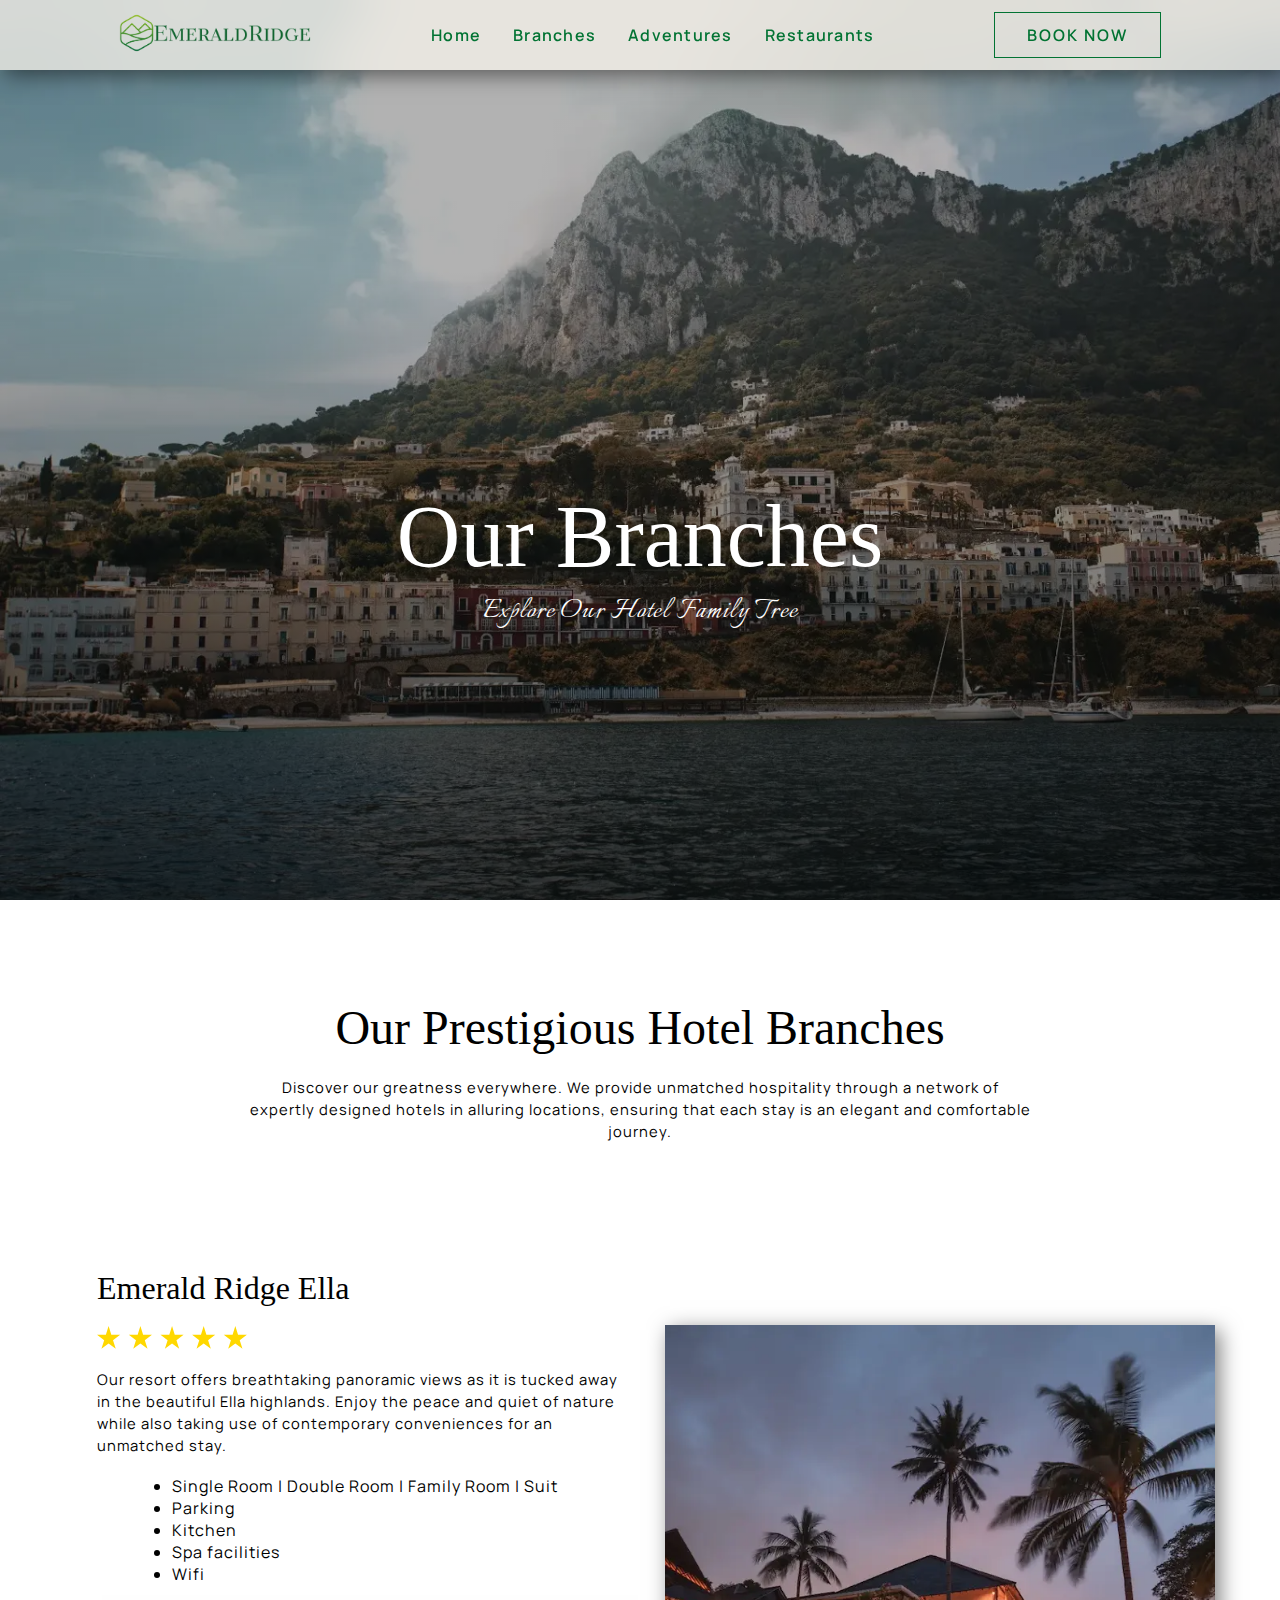
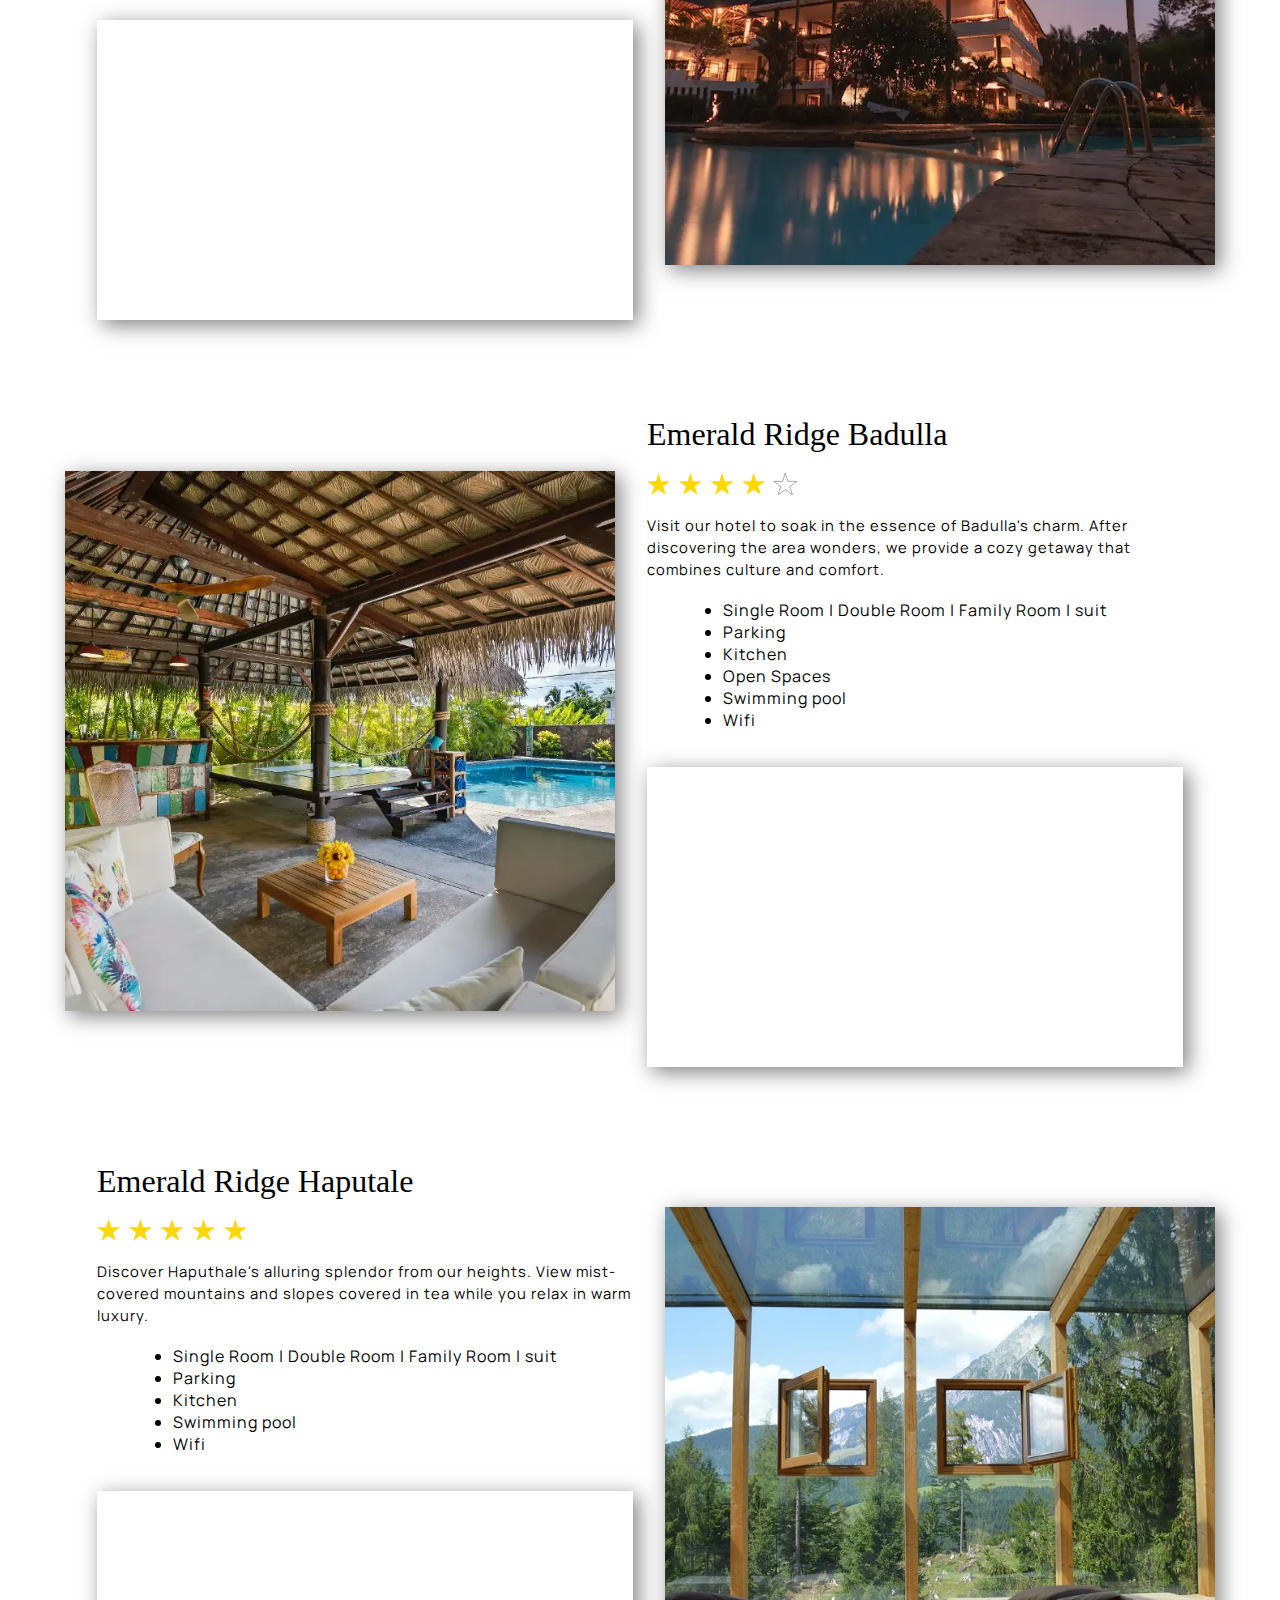
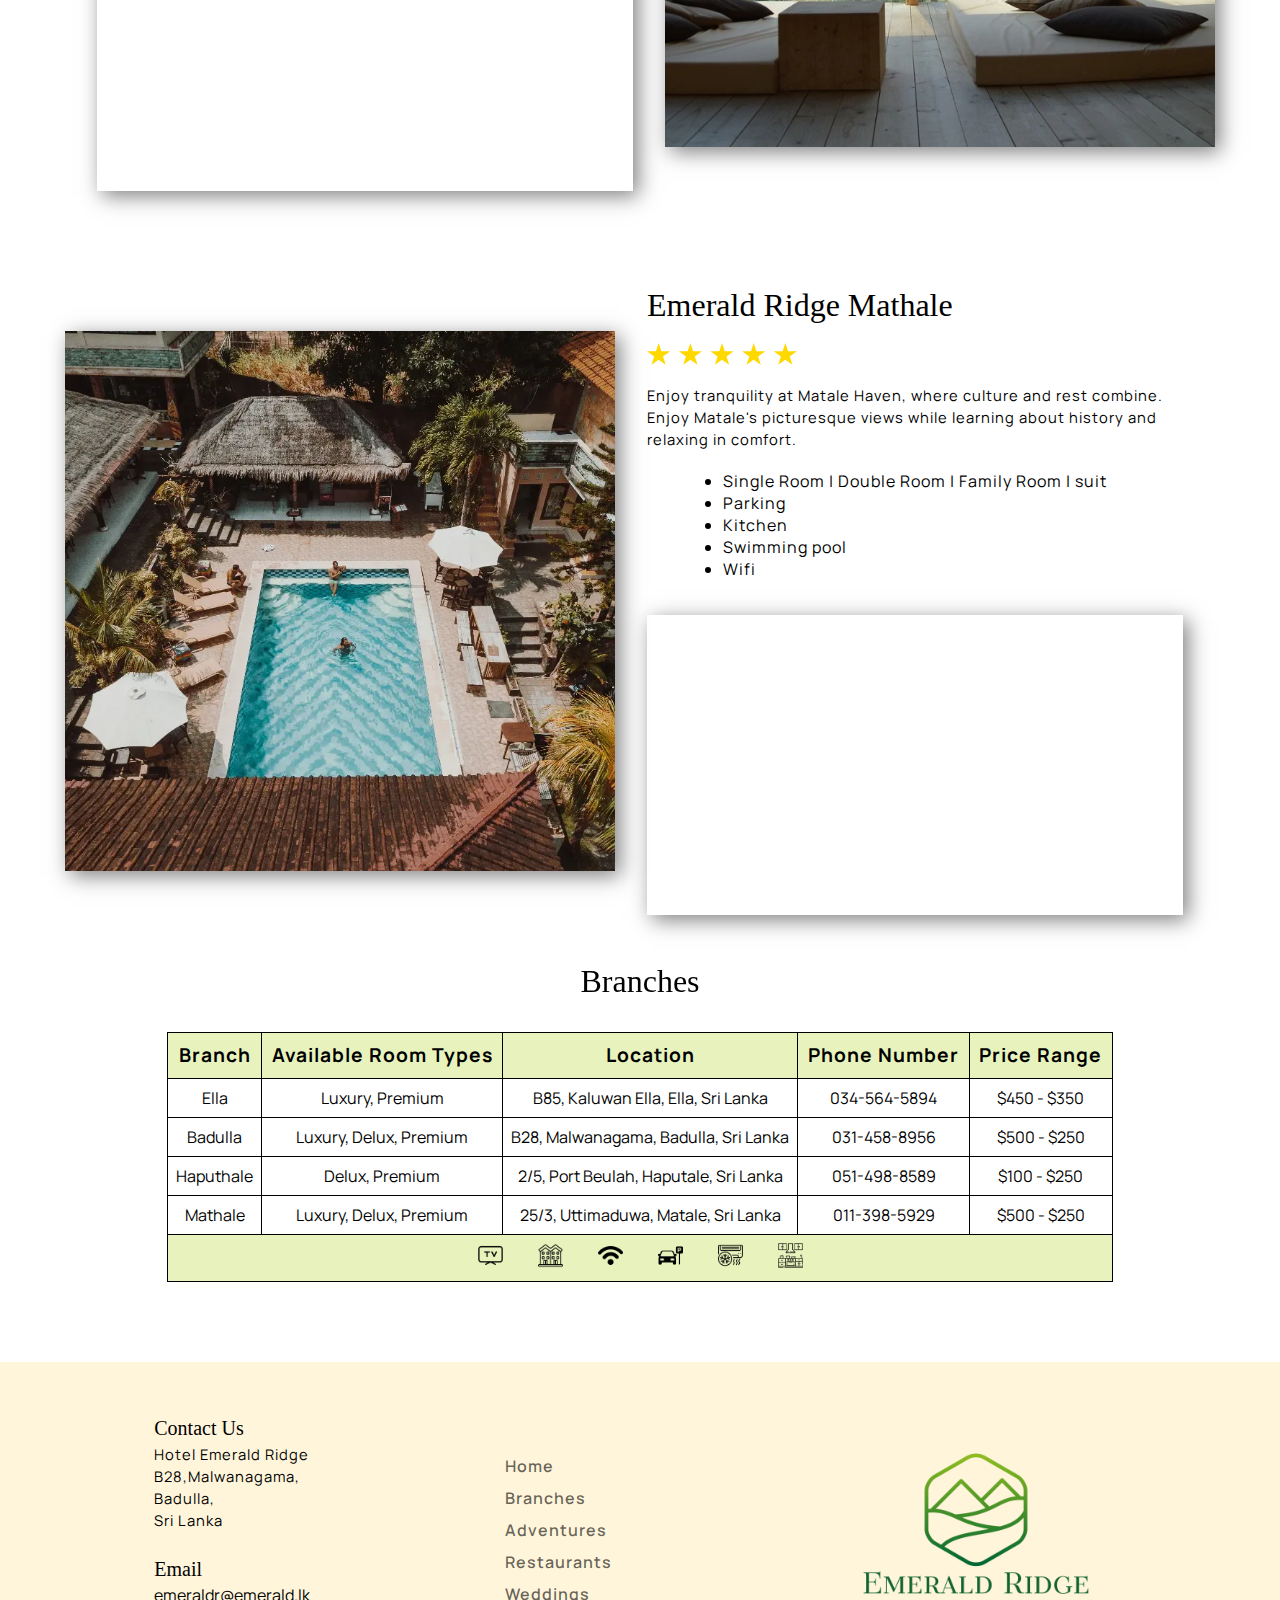
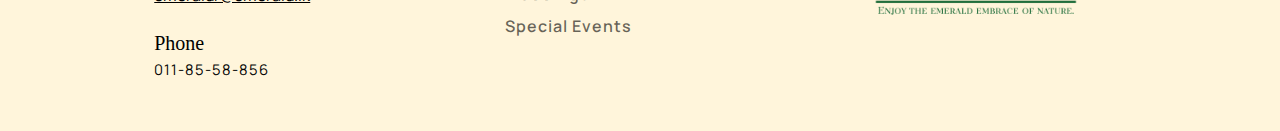
<file: branches.html>
<!DOCTYPE html>
<html lang="en">

<head>
    <meta charset="UTF-8">
    <meta name="viewport" content="width=device-width, initial-scale=1.0">
    <meta name="description"
        content="Discover the top-rated hotel branches we have, each with top-notch services and amenities. Find the perfect place to stay for the next vacation by getting in-depth information and reviews.">
    <title>Branches</title>
    <link rel="stylesheet" href="main_styles.css">

    <!-- favicon webmanifest -->
    <link rel="apple-touch-icon" sizes="180x180" href="apple-touch-icon.png">
    <link rel="icon" type="image/png" sizes="32x32" href="favicon-32x32.png">
    <link rel="icon" type="image/png" sizes="16x16" href="favicon-16x16.png">
    <link rel="manifest" href="site.webmanifest.json">

    <!-- Tagline font google import -->
    <link rel="preconnect" href="https://fonts.googleapis.com">
    <link rel="preconnect" href="https://fonts.gstatic.com" crossorigin>
    <link href="https://fonts.googleapis.com/css2?family=Italianno&display=swap" rel="stylesheet">

    <!-- Pragraph font family google import -->
    <link rel="preconnect" href="https://fonts.googleapis.com">
    <link rel="preconnect" href="https://fonts.gstatic.com" crossorigin>
    <link href="https://fonts.googleapis.com/css2?family=Manrope&display=swap" rel="stylesheet">
</head>

<body>

    <header class="main_header">
        <a href="index.html">
            <img src="Images/logo.webp" alt="logo">
        </a>
        <nav class="main_nav">
            <ul>
                <li><a href="index.html">Home</a></li>
                <li><a href="branches.html">Branches</a></li>
                <li><a href="adventure.html">Adventures</a></li>
                <li><a href="restaurant.html">Restaurants</a></li>
            </ul>
        </nav>
        <a href="booking.html" class="booknow_button">BOOK NOW</a>
    </header>

    <!-- Mobile navigation -->
    <header class="mobile_header">
        <a href="index.html">
            <img src="Images/logo.webp" alt="logo">
        </a>
        <a href="booking.html" class="booknow_button">BOOK NOW</a>
    </header>
    <nav class="mobile_nav">
        <ul>
            <li>
                <a href="index.html">
                    <img class="nav_icon" src="Images/home_nav.svg" alt="home icon">
                </a>
                Home
            </li>

            <li id="active">
                <a href="branches.html">
                    <img class="nav_icon" src="Images/branches_nav.svg" alt="Branches icon">
                </a>
                Branches
            </li>

            <li>
                <a href="adventure.html">
                    <img class="nav_icon" src="Images/adventure_nav.svg" alt="adventure icon">
                </a>
                Adventures
            </li>

            <li>
                <a href="restaurant.html">
                    <img class="nav_icon" src="Images/restaurant_nav.svg" alt="restaurant icon">
                </a>
                Restaurants
            </li>
        </ul>
    </nav>

    <section class="hero branches">
        <h1>Our Branches</h1>
        <p>Explore Our Hotel Family Tree</p>

    </section>

    <main>
        <!-- Welcome intro -->
        <section class="text_area">
            <h1>Our Prestigious Hotel Branches</h1>
            <p>
                Discover our greatness everywhere. We provide unmatched
                hospitality through a network of expertly designed hotels in
                alluring locations, ensuring that each stay is an elegant and comfortable journey.
            </p>
        </section>

        <!-- Branches content - Ella -->
        <div class="branches_details">
            <section class="text_content">
                <h2>Emerald Ridge Ella</h2>
                <img src="Images/rating_5.svg" alt="Star rating">
                <p>
                    Our resort offers breathtaking panoramic views as it is tucked away
                    in the beautiful Ella highlands. Enjoy the peace and quiet of nature
                    while also taking use of contemporary conveniences for an unmatched stay.
                </p>
                <ul>
                    <li>Single Room | Double Room | Family Room | Suit</li>
                    <li>Parking</li>
                    <li>Kitchen</li>
                    <li>Spa facilities</li>
                    <li>Wifi</li>
                </ul>
                <iframe
                    src="https://www.google.com/maps/embed?pb=!1m18!1m12!1m3!1d15844.843691168122!2d81.03704729638253!3d6.865308890131396!2m3!1f0!2f0!3f0!3m2!1i1024!2i768!4f13.1!3m3!1m2!1s0x3ae46595b4736741%3A0x3a7d0c5b25027c66!2sElla%20100%20View%20Cottage!5e0!3m2!1sen!2slk!4v1694361888432!5m2!1sen!2slk"
                    width="400" height="300" style="border:0;" allowfullscreen="" loading="lazy"
                    referrerpolicy="no-referrer-when-downgrade"></iframe>
            </section>
            <figure class="branch_image">
                <img src="Images/branch_1.webp" alt="Ella Hotel">
            </figure>
        </div>

        <!-- Branches content - Badulla -->
        <div class="branches_details">
            <section class="text_content">
                <h2>Emerald Ridge Badulla</h2>
                <img src="Images/rating_4.svg" alt="Star rating">
                <p>
                    Visit our hotel to soak in the essence of Badulla's charm. After discovering
                    the area wonders, we provide a cozy getaway that combines culture and comfort.
                </p>
                <ul>
                    <li>Single Room | Double Room | Family Room | suit</li>
                    <li>Parking</li>
                    <li>Kitchen</li>
                    <li>Open Spaces</li>
                    <li>Swimming pool</li>
                    <li>Wifi</li>
                </ul>
                <iframe
                    src="https://www.google.com/maps/embed?pb=!1m18!1m12!1m3!1d31681.390938636196!2d81.03841760062309!3d6.988791102770821!2m3!1f0!2f0!3f0!3m2!1i1024!2i768!4f13.1!3m3!1m2!1s0x3ae46391352a9dcb%3A0x61a7c88678a99f80!2sThe%20Top%20Hill%20Side!5e0!3m2!1sen!2slk!4v1694363053450!5m2!1sen!2slk"
                    width="400" height="300" style="border:0;" allowfullscreen="" loading="lazy"
                    referrerpolicy="no-referrer-when-downgrade"></iframe>
            </section>
            <figure class="branch_image">
                <img src="Images/branch_2.webp" alt="Badulla Hotel">
            </figure>
        </div>

        <!-- Branches content - Haputhale -->
        <div class="branches_details">
            <section class="text_content">
                <h2>Emerald Ridge Haputale</h2>
                <img src="Images/rating_5.svg" alt="Star rating">
                <p>
                    Discover Haputhale's alluring splendor from our heights.
                    View mist-covered mountains and slopes covered in tea while you relax in warm luxury.
                </p>
                <ul>
                    <li>Single Room | Double Room | Family Room | suit</li>
                    <li>Parking</li>
                    <li>Kitchen</li>
                    <li>Swimming pool</li>
                    <li>Wifi</li>
                </ul>
                <iframe
                    src="https://www.google.com/maps/embed?pb=!1m18!1m12!1m3!1d13230.511417709886!2d80.94011576778327!3d6.774968610910854!2m3!1f0!2f0!3f0!3m2!1i1024!2i768!4f13.1!3m3!1m2!1s0x3ae4719a1f7112eb%3A0xe47e8505cb0f460c!2sRadiant%20Mount%20Villa!5e0!3m2!1sen!2slk!4v1694363144220!5m2!1sen!2slk"
                    width="400" height="300" style="border:0;" allowfullscreen="" loading="lazy"
                    referrerpolicy="no-referrer-when-downgrade"></iframe>
            </section>
            <figure class="branch_image">
                <img src="Images/branch_3.webp" alt="Haputhale Hotel">
            </figure>
        </div>

        <!-- Branches content - Mathale -->
        <div class="branches_details">
            <section class="text_content">
                <h2>Emerald Ridge Mathale</h2>
                <img src="Images/rating_5.svg" alt="Star rating">
                <p>
                    Enjoy tranquility at Matale Haven, where culture and rest combine. Enjoy Matale's picturesque views
                    while learning about history and relaxing in comfort.
                </p>
                <ul>
                    <li>Single Room | Double Room | Family Room | suit</li>
                    <li>Parking</li>
                    <li>Kitchen</li>
                    <li>Swimming pool</li>
                    <li>Wifi</li>
                </ul>
                <iframe
                    src="https://www.google.com/maps/embed?pb=!1m18!1m12!1m3!1d31647.74270018142!2d80.61402761842523!3d7.468803554006857!2m3!1f0!2f0!3f0!3m2!1i1024!2i768!4f13.1!3m3!1m2!1s0x3ae34534a66a07dd%3A0x32ec3145e5d73319!2sRiverston%20Holiday%20Home%20Stay!5e0!3m2!1sen!2slk!4v1694363182209!5m2!1sen!2slk"
                    width="400" height="300" style="border:0;" allowfullscreen="" loading="lazy"
                    referrerpolicy="no-referrer-when-downgrade"></iframe>
            </section>
            <figure class="branch_image">
                <img src="Images/branch_4.webp" alt="Mathale Hotel">
            </figure>
        </div>

        <!-- Branches table -->
        <section class="table_section">
            <h2>Branches</h2>
            <table class="branches_summary">
                <thead>
                    <tr>
                        <th>Branch</th>
                        <th>Available Room Types</th>
                        <th>Location</th>
                        <th>Phone Number</th>
                        <th>Price Range</th>
                    </tr>
                </thead>
                <tbody>
                    <tr>
                        <td>Ella</td>
                        <td>Luxury, Premium</td>
                        <td>B85, Kaluwan Ella, Ella, Sri Lanka </td>
                        <td>034-564-5894</td>
                        <td>$450 - $350</td>
                    </tr>
                    <tr>
                        <td>Badulla</td>
                        <td>Luxury, Delux, Premium</td>
                        <td>B28, Malwanagama, Badulla, Sri Lanka</td>
                        <td>031-458-8956</td>
                        <td>$500 - $250</td>
                    </tr>
                    <tr>
                        <td>Haputhale</td>
                        <td>Delux, Premium</td>
                        <td>2/5, Port Beulah, Haputale, Sri Lanka</td>
                        <td>051-498-8589</td>
                        <td>$100 - $250</td>
                    </tr>
                    <tr>
                        <td>Mathale</td>
                        <td>Luxury, Delux, Premium</td>
                        <td>25/3, Uttimaduwa, Matale, Sri Lanka</td>
                        <td>011-398-5929</td>
                        <td>$500 - $250</td>
                    </tr>
                </tbody>
                <tfoot>
                    <tr>
                        <td colspan="5" class="tfoot_icons">
                            <img src="Images/tv.png" alt="tv icon">
                            <img src="Images/flats.png" alt="appartment icon">
                            <img src="Images/wi-fi.png" alt="wifi icon">
                            <img src="Images/parked-car.png" alt="car park icon">
                            <img src="Images/air-conditioning.png" alt="air-conditioning icon">
                            <img src="Images/kitchen.png" alt="kitchen icon">
                        </td>
                    </tr>
                </tfoot>
            </table>
            <p class="table_bottom">Scroll to see the full table</p>
        </section>
    </main>

    <footer>
        <section class="footer_text">
            <h3>Contact Us</h3>
            <p>Hotel Emerald Ridge</p>
            <p>B28,Malwanagama,</p>
            <p>Badulla,</p>
            <p>Sri Lanka</p>
            <br>

            <h3>Email</h3>
            <a href="mailto:emeraldr@emerald.lk">emeraldr@emerald.lk</a>
            <br><br>

            <h3>Phone</h3>
            <p>011-85-58-856</p>
        </section>
        <nav class="footer_nav">
            <ul>
                <li><a href="index.html">Home</a></li>
                <li><a href="branches.html">Branches</a></li>
                <li><a href="adventure.html">Adventures</a></li>
                <li><a href="restaurant.html">Restaurants</a></li>
                <li><a href="weddings.html">Weddings</a></li>
                <li><a href="events.html">Special Events</a></li>
            </ul>
        </nav>
        <figure class="footer_logo">
            <a href="index.html">
                <img src="Images/footer_logo.png" alt="logo">
            </a>
        </figure>

        <!-- References -->

        <!-- Boyd, J. (2019, November 16). A Cozy Cabana Close To A Swimming Pool · Free Stock Photo. Pexels. [Online] Available from: https://www.pexels.com/photo/a-cozy-cabana-close-to-a-swimming-pool-3209049/. [Accessed: 10th September 2023] -->
        <!-- Flaticon. (n.d.). Free Icons and Stickers - Millions of images to download. [Online] Available from: https://www.flaticon.com/. [Accessed: 10th September 2023] -->
        <!-- Kovyrina, T. (2019, September 17). Beach Side Village · Free Stock Photo. Pexels. [Online] Available from: https://www.pexels.com/photo/beach-side-village-2931007/. [Accessed: 10th September 2023] -->
        <!-- Mosiunterwegs. (2018, February 25). Window House Inside - Free photo on Pixabay. Pixabay. [Online] Available from: https://pixabay.com/photos/window-house-inside-wood-luxury-3178666/. [Accessed: 10th September 2023] -->
        <!-- Pexels. (n.d.-b). Villas Photos, Download The BEST Free Villas Stock Photos & HD Images. [Online] Available from: https://www.pexels.com/search/villas/. [Accessed: 10th September 2023] -->
        <!-- Teadrinker. (2016, November 22). Hotel Travel Palm - Free photo on Pixabay. Pixabay. [Online] Available from: https://pixabay.com/photos/hotel-travel-palm-luxury-tourism-1831072/. [Accessed: 10th September 2023] -->

    </footer>

</body>

</html>
</file>
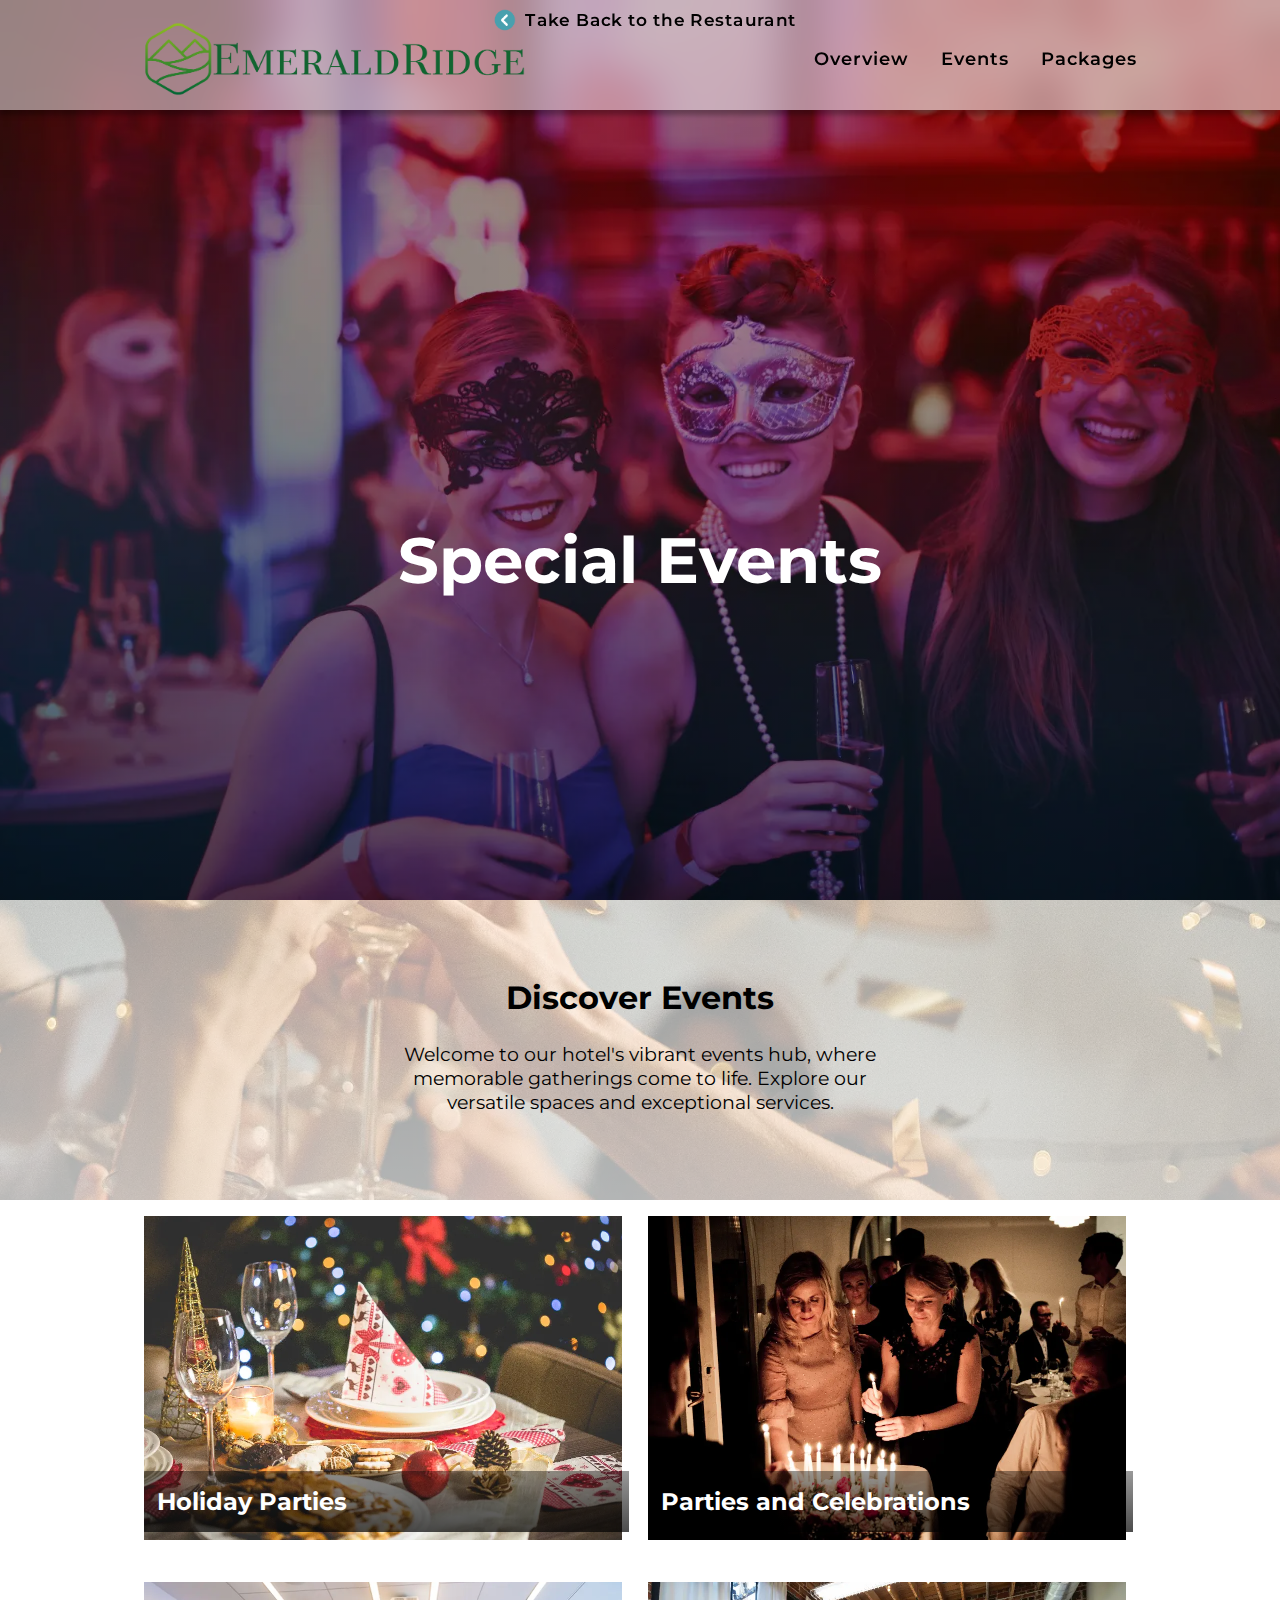
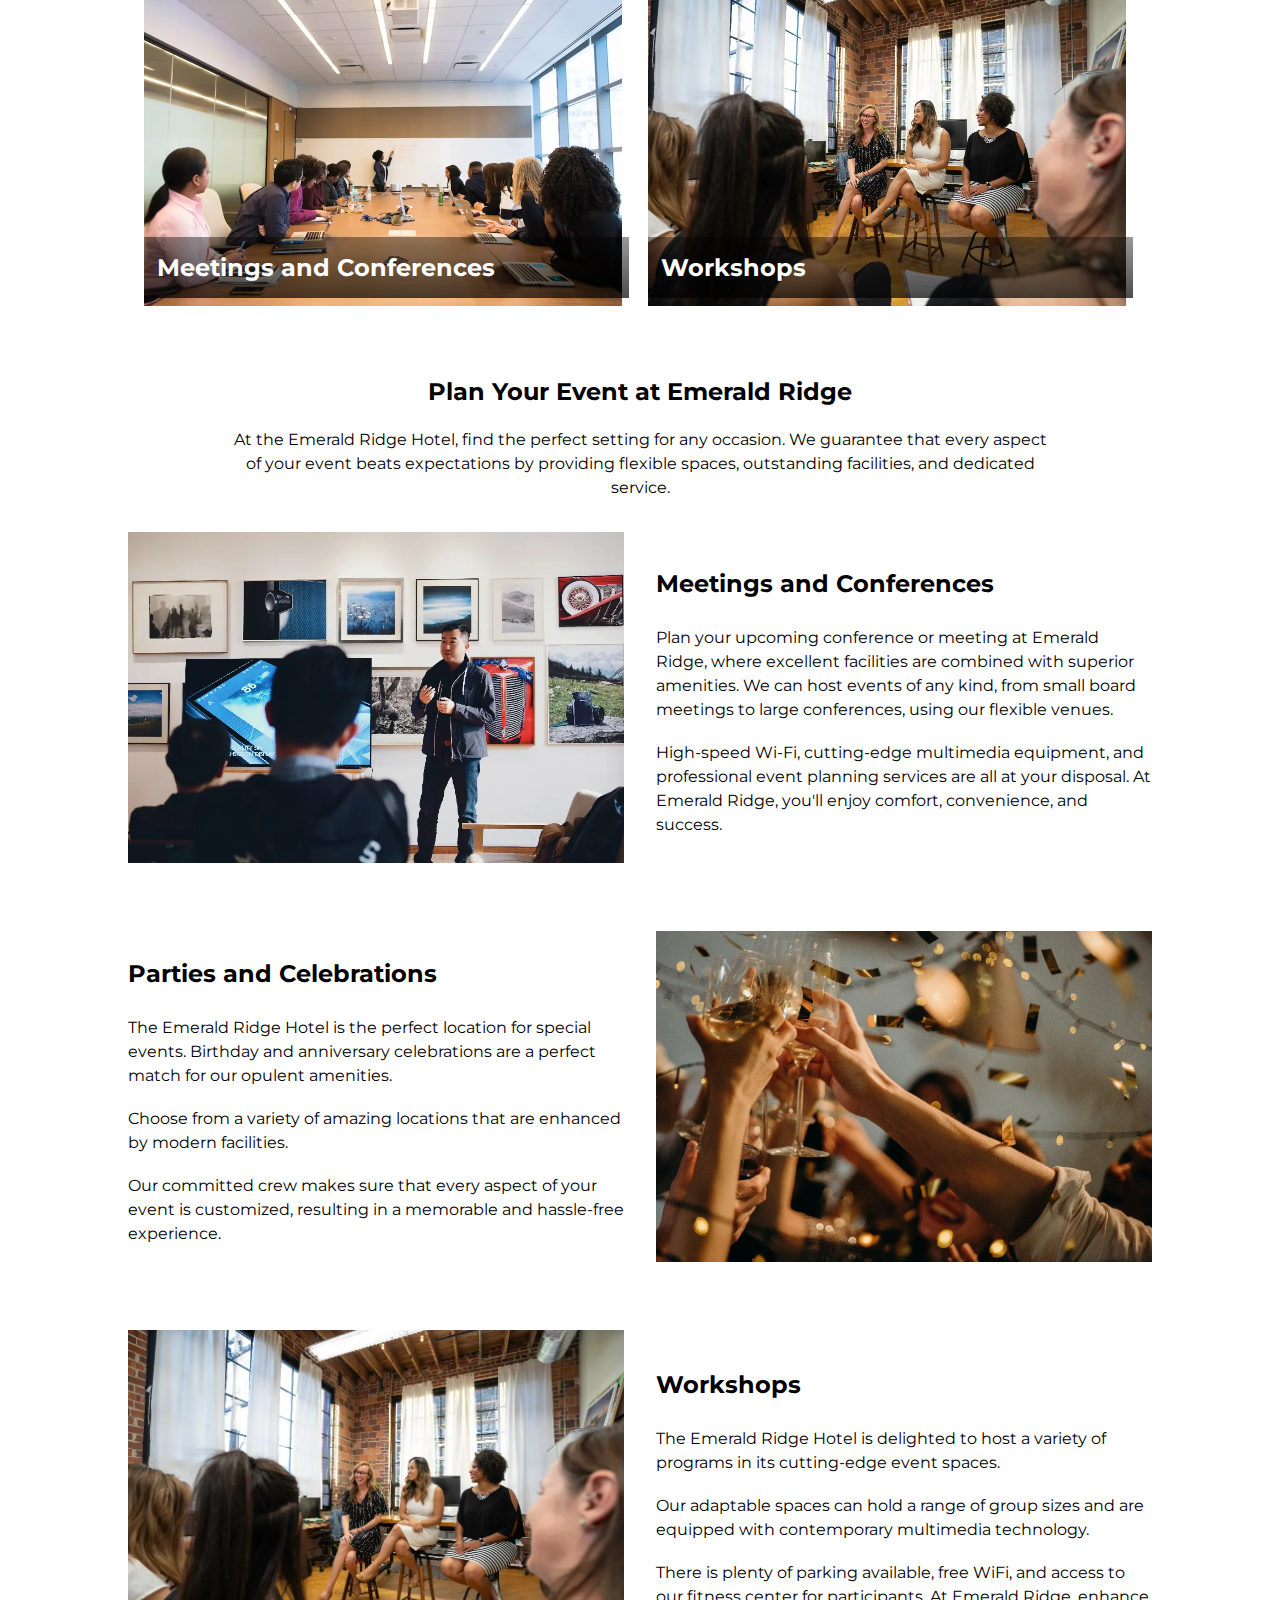
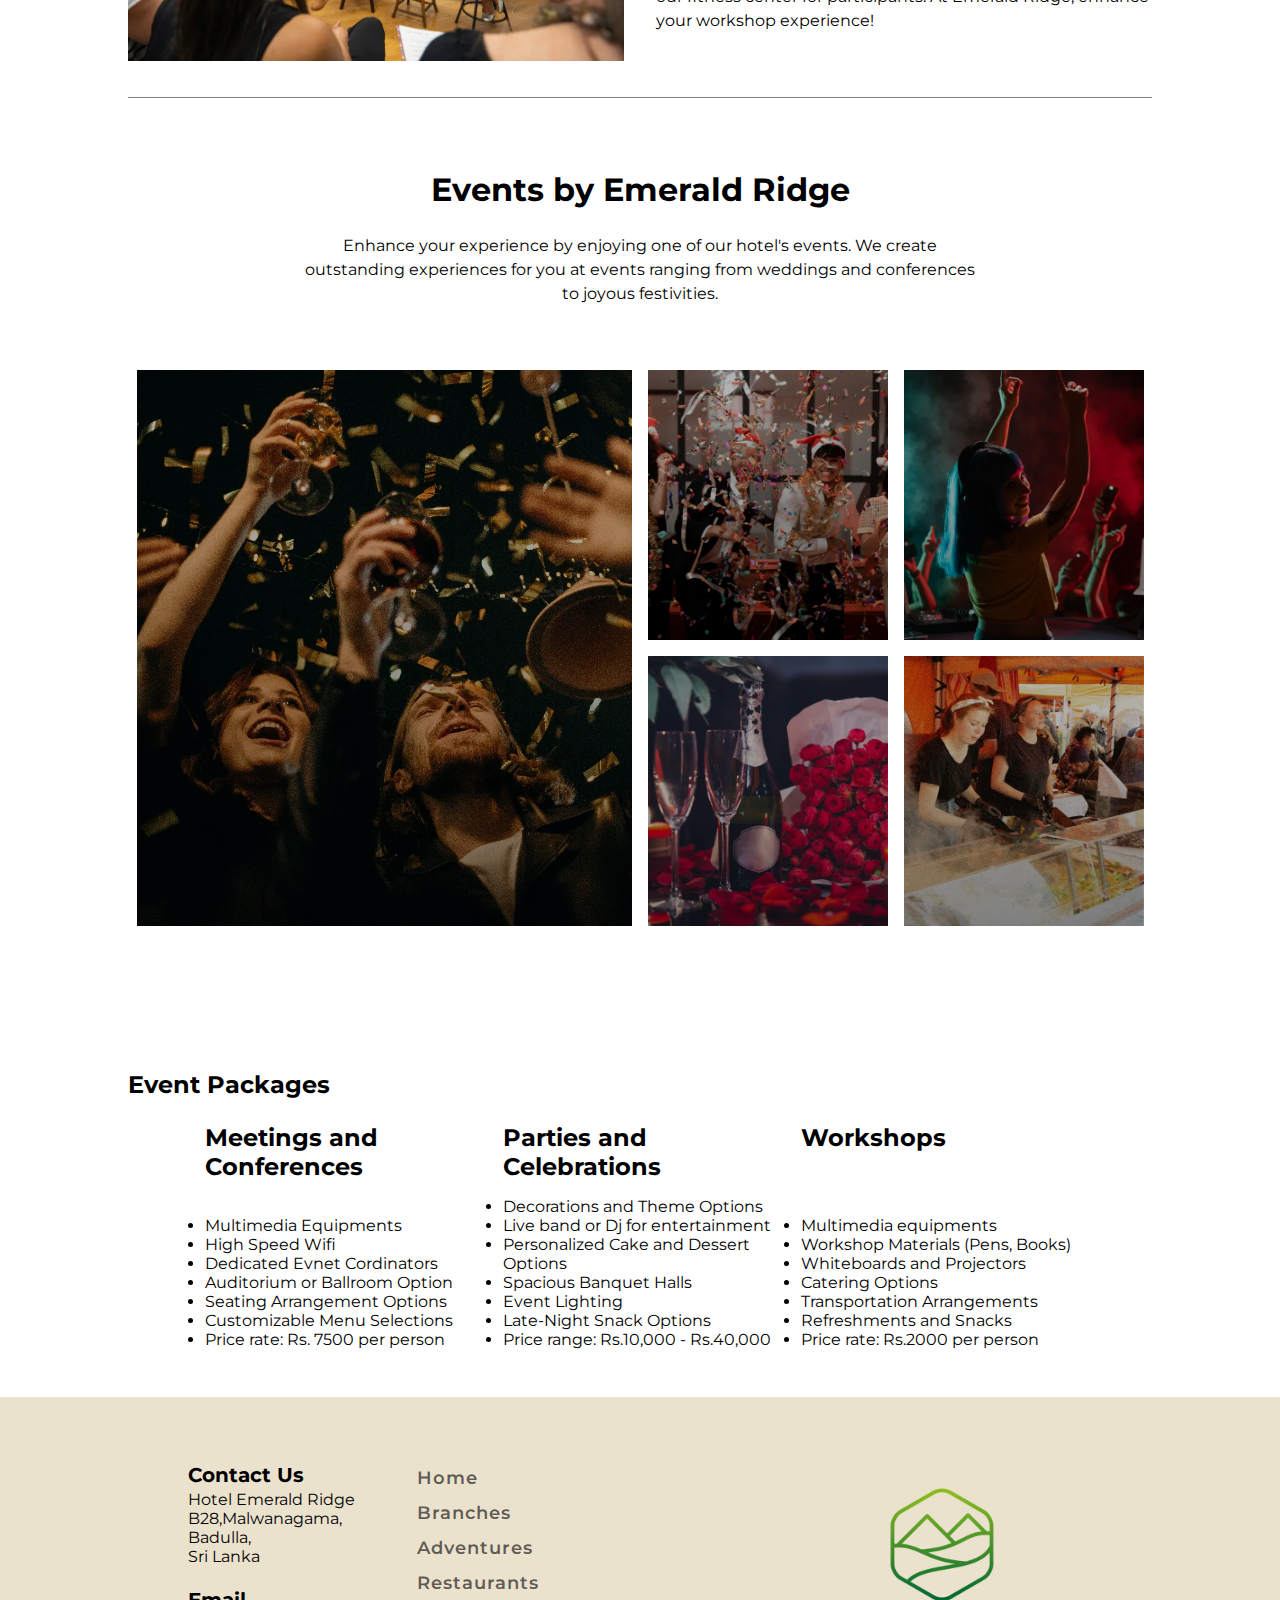
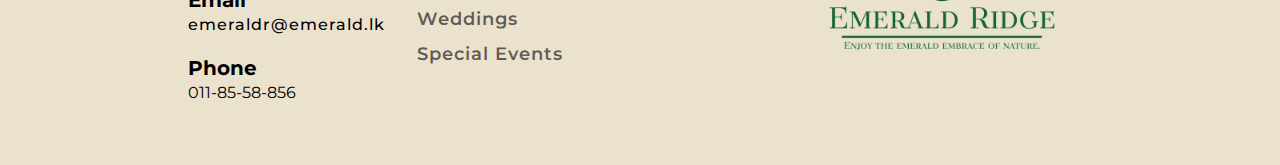
<file: events.html>
<!DOCTYPE html>
<html lang="en">

<head>
    <meta charset="UTF-8">
    <meta name="viewport" content="width=device-width, initial-scale=1.0">
    <meta name="description"
        content="Explore customized packages for conferences, joyous holiday parties, and cherished gatherings. and make memories which will last forever.">
    <title>Events</title>
    <link rel="stylesheet" href="events.css">

    <!-- Google font import -->
    <link rel="preconnect" href="https://fonts.googleapis.com">
    <link rel="preconnect" href="https://fonts.gstatic.com" crossorigin>
    <link href="https://fonts.googleapis.com/css2?family=Montserrat&display=swap" rel="stylesheet">

    <!-- Webmanifest favicon  -->
    <link rel="apple-touch-icon" sizes="180x180" href="apple-touch-icon.png">
    <link rel="icon" type="image/png" sizes="32x32" href="favicon-32x32.png">
    <link rel="icon" type="image/png" sizes="16x16" href="favicon-16x16.png">
    <link rel="manifest" href="site.webmanifest.json">
</head>

<body>

    <!-- Main image section -->
    <section class="welcome_hero">
        <div class="welcome_text">
            <h1>Special Events</h1>
        </div>
    </section>

    <!-- Navigation -->
    <header class="top_header">
        <div class="back">
            <div class="back_icon">
                <a href="restaurant.html">
                    <img src="Images/back_icon.png" alt="Back Icon">
                    <p>Take Back to the Restaurant</p>
                </a>
            </div>
        </div>
        <div class="nav_bar">
            <nav>
                <a href="index.html">
                    <img src="Images/logo.webp" alt="Logo">
                </a>
                <ul>
                    <li><a href="#overview">Overview</a></li>
                    <li><a href="#events">Events</a></li>
                    <li><a href="#packages">Packages</a></li>
                </ul>
            </nav>
        </div>
    </header>

    <main>
        <!-- Welcome introduction -->
        <section class="intro" id="overview">
            <div class="showcase">

                <div class="showcase_content">
                    <div class="img_background">
                        <div class="lable_event">
                            <h2>Holiday Parties</h2>
                        </div>
                        <img src="Images/holiday_party.webp" alt="Holiday Party">
                    </div>
                </div>

                <div class="showcase_content">
                    <div class="img_background">
                        <div class="lable_event">
                            <h2>Parties and Celebrations</h2>
                        </div>
                        <img src="Images/celebrartion.webp" alt="Celebration Party">
                    </div>
                </div>

                <div class="showcase_content">
                    <div class="img_background">
                        <div class="lable_event">
                            <h2>Meetings and Conferences</h2>
                        </div>
                        <img src="Images/meeting.webp" alt="Meeting">
                    </div>
                </div>

                <div class="showcase_content">
                    <div class="img_background">
                        <div class="lable_event">
                            <h2>Workshops</h2>
                        </div>
                        <img src="Images/workshops.webp" alt="Workshops">
                    </div>
                </div>
            </div>

            <div class="showcase_text">
                <div class="text_placement">
                    <h1>Discover Events</h1>
                    <p>Welcome to our hotel's vibrant events hub, where memorable gatherings come to life. Explore our
                        versatile spaces and exceptional services.</p>
                </div>
            </div>

        </section>

        <!-- Events showcase -->
        <article class="events_article" id="events">
            <header>
                <h1>Events by Emerald Ridge</h1>
                <p>Enhance your experience by enjoying one of our hotel's events. We create outstanding experiences
                    for you at events ranging from weddings and conferences to joyous festivities.
                </p>
            </header>
            <section class="events">
                <div class="event_card card1">
                    <div class="place_text">
                        <h2>New Year's Eve</h2>
                        <p>Join us for a glamorous New Year's Eve celebration at our hotel! Enjoy exquisite dining, live
                            music, and midnight fireworks.
                        </p>
                        <br>
                        <p>December 31 2023</p>
                    </div>
                </div>
                <div class="event_card card2">
                    <div class="place_text">
                        <h2>Christmas Party</h2>
                        <p>
                            Join us for a magical Christmas Eve Party at our hotel! Enjoy festive delights, live music,
                            and a visit from Santa.
                        </p>
                        <br>
                        <p>December 25 2023</p>
                    </div>
                </div>
                <div class="event_card card3">
                    <div class="place_text">
                        <h2>Dj Party</h2>
                        <p>
                            Join us for a thrilling DJ party at our hotel! Dance the night away with top DJs, vibrant
                            music, and delicious cocktails.
                        </p>
                        <br>
                        <p>Every Saturday Night</p>
                    </div>
                </div>
                <div class="event_card card4">
                    <div class="place_text">
                        <h2>Valentine's Eve</h2>
                        <p>
                            Join us for a memorable evening of romance complete with a delicious dinner, live music, and
                            a warm ambiance.
                        </p>
                    </div>
                </div>
                <div class="event_card card5">
                    <div class="place_text">
                        <h2>Food Festival Day</h2>
                        <p>Come and enjoy a delicious food festival with a wide culinary adventure and appetizing treats
                            at the Emerald Ridge Hotel.
                        </p>
                        <br>
                        <p>October 16 2023</p>
                    </div>
                </div>
            </section>
        </article>

        <!-- Event plans -->
        <article class="event_details_container">
            <header>
                <h2>Plan Your Event at Emerald Ridge</h2>
                <p>At the Emerald Ridge Hotel, find the perfect setting for any occasion. We guarantee that every aspect
                    of your event beats expectations by providing flexible spaces, outstanding facilities, and dedicated
                    service.</p>
            </header>
            <section class="event_details">
                <figure class="event_detail_image">
                    <img src="Images/Conference.webp" alt="Meeting">
                </figure>
                <div class="event_detail_text">
                    <h2>Meetings and Conferences</h2>
                    <p>
                        Plan your upcoming conference or meeting at Emerald Ridge, where excellent facilities are
                        combined with superior amenities. We can host events of any kind, from small board meetings to
                        large conferences, using our flexible venues.</p>
                    <p>
                        High-speed Wi-Fi, cutting-edge multimedia equipment, and professional event planning services
                        are
                        all at your disposal. At Emerald Ridge, you'll enjoy comfort, convenience, and success.</p>
                </div>
            </section>
            <section class="event_details">
                <figure class="event_detail_image">
                    <img src="Images/events_back.webp" alt="Party gathering">
                </figure>
                <div class="event_detail_text">
                    <h2>Parties and Celebrations</h2>
                    <p>The Emerald Ridge Hotel is the perfect location for special events. Birthday and anniversary
                        celebrations are a perfect match for our opulent amenities.</p>
                    <p>Choose from a variety of amazing locations that are enhanced by modern facilities.</p>
                    <p>Our committed crew makes sure that every aspect of your event is customized, resulting in a
                        memorable and hassle-free experience.</p>
                </div>
            </section>
            <section class="event_details">
                <figure class="event_detail_image">
                    <img src="Images/workshops.webp" alt="Workshop">
                </figure>
                <div class="event_detail_text">
                    <h2>Workshops</h2>
                    <p>The Emerald Ridge Hotel is delighted to host a variety of programs in its cutting-edge event
                        spaces.</p>
                    <p>Our adaptable spaces can hold a range of group sizes and are equipped with contemporary
                        multimedia technology.</p>
                    <p>There is plenty of parking available, free WiFi, and access to our
                        fitness center for participants. At Emerald Ridge, enhance your workshop experience!</p>
                </div>
            </section>
        </article>

        <!-- Event packages details -->
        <article class="packages" id="packages">
            <header>
                <h2>Event Packages</h2>
            </header>
            <div class="package_details">
                <div class="package">
                    <h2>Meetings and Conferences</h2>
                    <ul>
                        <li>Multimedia Equipments</li>
                        <li>High Speed Wifi</li>
                        <li>Dedicated Evnet Cordinators</li>
                        <li>Auditorium or Ballroom Option</li>
                        <li>Seating Arrangement Options</li>
                        <li>Customizable Menu Selections</li>
                        <li>Price rate: Rs. 7500 per person</li>
                    </ul>
                </div>
                <div class="package">
                    <h2>Parties and Celebrations</h2>
                    <ul>
                        <li>Decorations and Theme Options</li>
                        <li>Live band or Dj for entertainment </li>
                        <li>Personalized Cake and Dessert Options</li>
                        <li>Spacious Banquet Halls</li>
                        <li>Event Lighting</li>
                        <li>Late-Night Snack Options</li>
                        <li>Price range: Rs.10,000 - Rs.40,000</li>
                    </ul>
                </div>
                <div class="package">
                    <h2>Workshops</h2>
                    <ul>
                        <li>Multimedia equipments</li>
                        <li>Workshop Materials (Pens, Books)</li>
                        <li>Whiteboards and Projectors</li>
                        <li>Catering Options</li>
                        <li>Transportation Arrangements</li>
                        <li>Refreshments and Snacks</li>
                        <li>Price rate: Rs.2000 per person</li>
                    </ul>
                </div>
            </div>
        </article>

    </main>

    <footer>
        <section class="footer_text">
            <div class="contact">
                <h3>Contact Us</h3>
                <p>Hotel Emerald Ridge</p>
                <p>B28,Malwanagama,</p>
                <p>Badulla,</p>
                <p>Sri Lanka</p>
                <br>

                <h3>Email</h3>
                <a href="mailto:emeraldr@emerald.lk">emeraldr@emerald.lk</a>
                <br><br>

                <h3>Phone</h3>
                <p>011-85-58-856</p>
            </div>
            <nav class="footer_nav">
                <ul>
                    <li><a href="index.html">Home</a></li>
                    <li><a href="branches.html">Branches</a></li>
                    <li><a href="adventure.html">Adventures</a></li>
                    <li><a href="restaurant.html">Restaurants</a></li>
                    <li><a href="weddings.html">Weddings</a></li>
                    <li><a href="events.html">Special Events</a></li>
                </ul>
            </nav>
        </section>
        <figure class="footer_logo">
            <a href="index.html">
                <img src="Images/footer_logo.png" alt="logo">
            </a>
        </figure>

        <!-- References -->

        <!-- Asmussen, R. (2018, September 11). Two Women Holding Candles  · Free Stock Photo. Pexels. [Online] Available from: https://www.pexels.com/photo/two-women-holding-candles-1405528/. [Accessed: 10th September 2023] -->
        <!-- Friends celebrating the new year that’s coming Free Photo. (2020, October 24). Freepik. [Online] Available from: https://www.freepik.com/free-photo/friends-celebrating-new-year-that-s-coming_10752564.htm. [Accessed: 10th September 2023]  -->
        <!-- Hart, D. (2020, February 13). Women Sitting on Chairs Inside a Room · Free Stock Photo. Pexels. [Online] Available from: https://www.pexels.com/photo/women-sitting-on-chairs-inside-a-room-3719037/. [Accessed: 10th September 2023]  -->
        <!-- Morillo, C. (2018, June 23). Group of People on Conference room  · Free Stock Photo. Pexels. [Online] Available from: https://www.pexels.com/photo/group-of-people-on-conference-room-1181396/. [Accessed: 10th September 2023]  -->
        <!-- Pexels. (2016, October 17). Clear long stem drinking glass · Free Stock photo. [Online] Available from: https://www.pexels.com/photo/clear-long-stem-drinking-glass-196648/. [Accessed: 10th September 2023]  -->
        <!-- Pexels. (2019a, November 5). People Holding Wine Glasses · Free Stock Photo. [Online] Available from: https://www.pexels.com/photo/people-holding-wine-glasses-3171811/. [Accessed: 10th September 2023]  -->
        <!-- Pexels. (2019b, November 5). People Toasting Wine Glasses · Free Stock Photo. [Online] Available from: https://www.pexels.com/photo/people-toasting-wine-glasses-3171837/. [Accessed: 10th September 2023]  -->
        <!-- Piacquadio, A. (2018, January 8). Photo of Women Wearing Masks · Free Stock Photo. Pexels. [Online] Available from: https://www.pexels.com/photo/photo-of-women-wearing-masks-787961/. [Accessed: 10th September 2023]  -->
        <!-- Professional dj woman mixing in club Premium Photo. (2019, October 23). Freepik. [Online] Available from: https://www.freepik.com/premium-photo/professional-dj-woman-mixing-club_5854748.htm. [Accessed: 10th September 2023]  -->
        <!-- Red roses, two glasses, bottle of champagne and candle on the table Free Photo. (2019, September 11). Freepik. [Online] Available from: https://www.freepik.com/photos/romantic-dinner. [Accessed: 10th September 2023]  -->
        <!-- Wei, W. (2020, April 24). Women in black shirt selling food in food stall · Free stock photo. Pexels. [Online] Available from: https://www.pexels.com/photo/women-in-black-shirt-selling-food-in-food-stall-3990348/. [Accessed: 10th September 2023]  -->
        <!-- 鹤槐祝. (2017, December 5). Man beside flat screen television with photos background · Free stock photo. Pexels. [Online] Available from: https://www.pexels.com/photo/man-beside-flat-screen-television-with-photos-background-716276/. [Accessed: 10th September 2023] -->

    </footer>

</body>

</html>
</file>
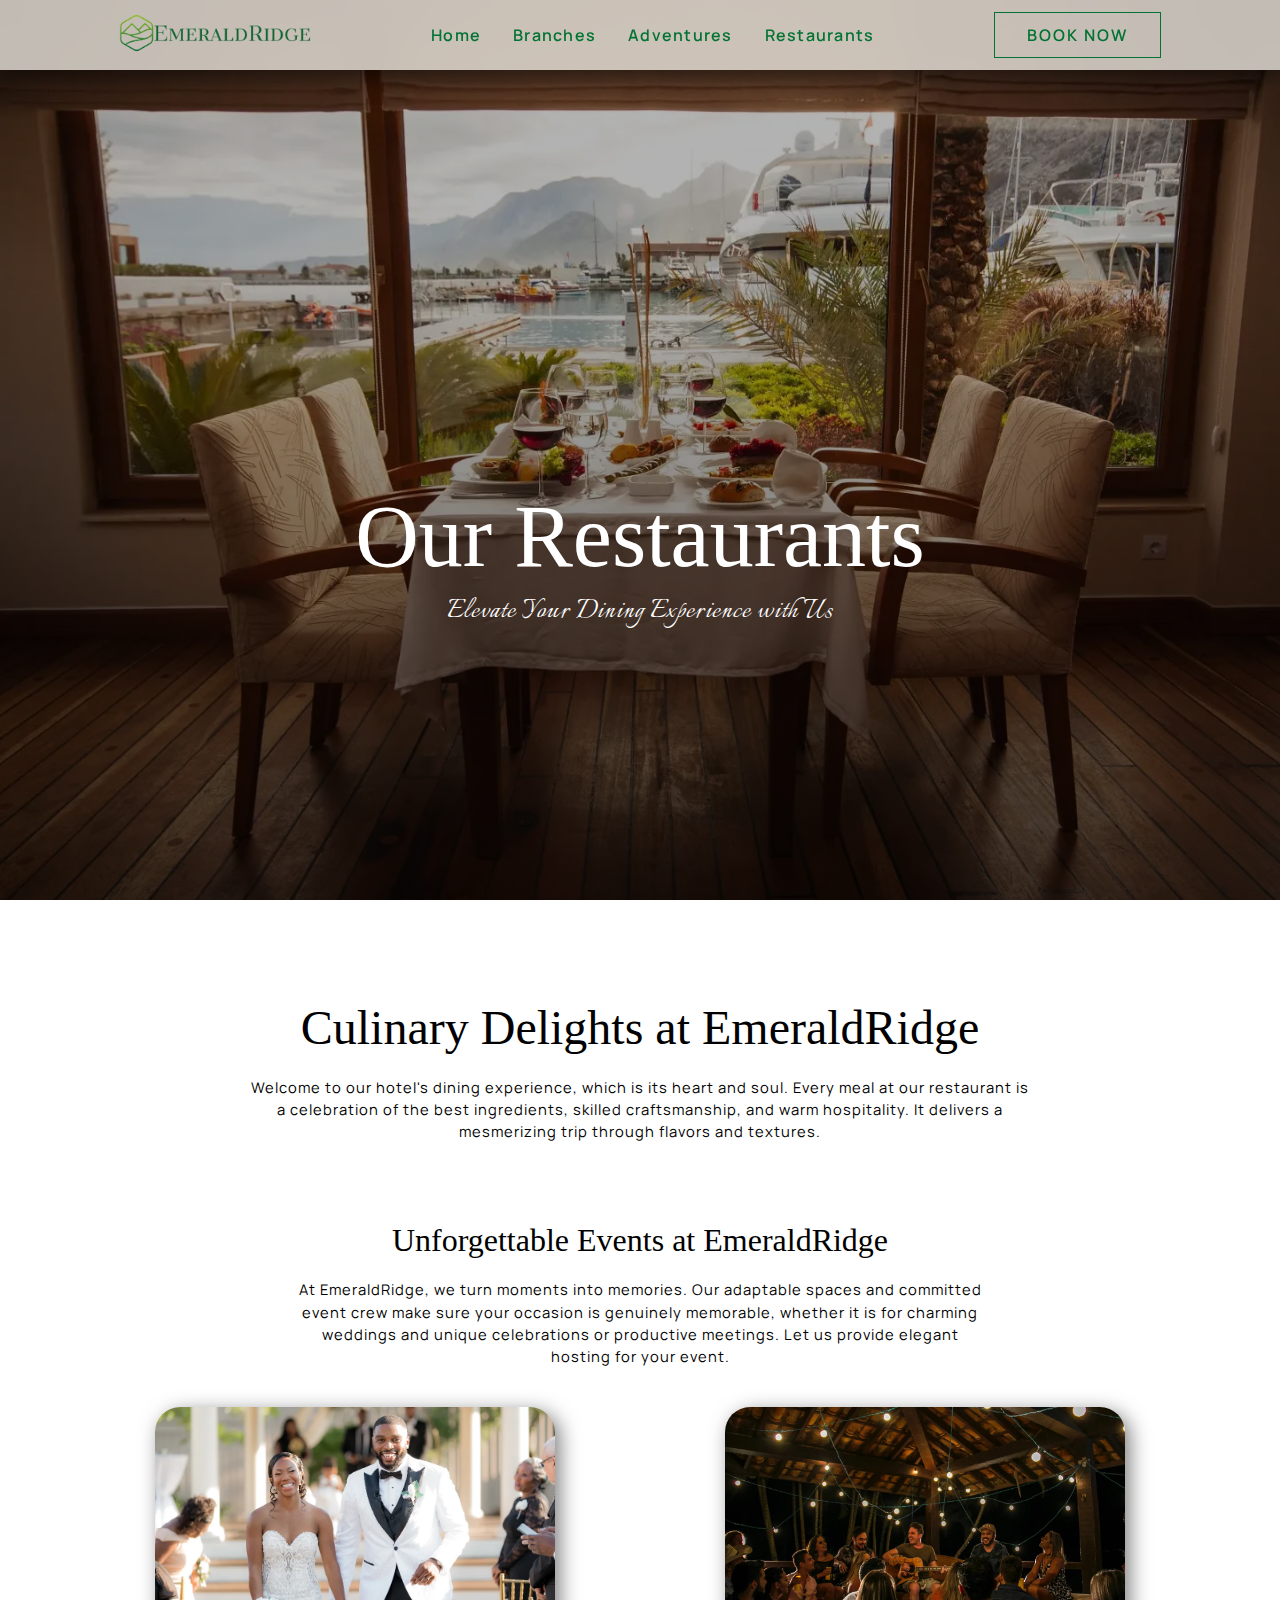
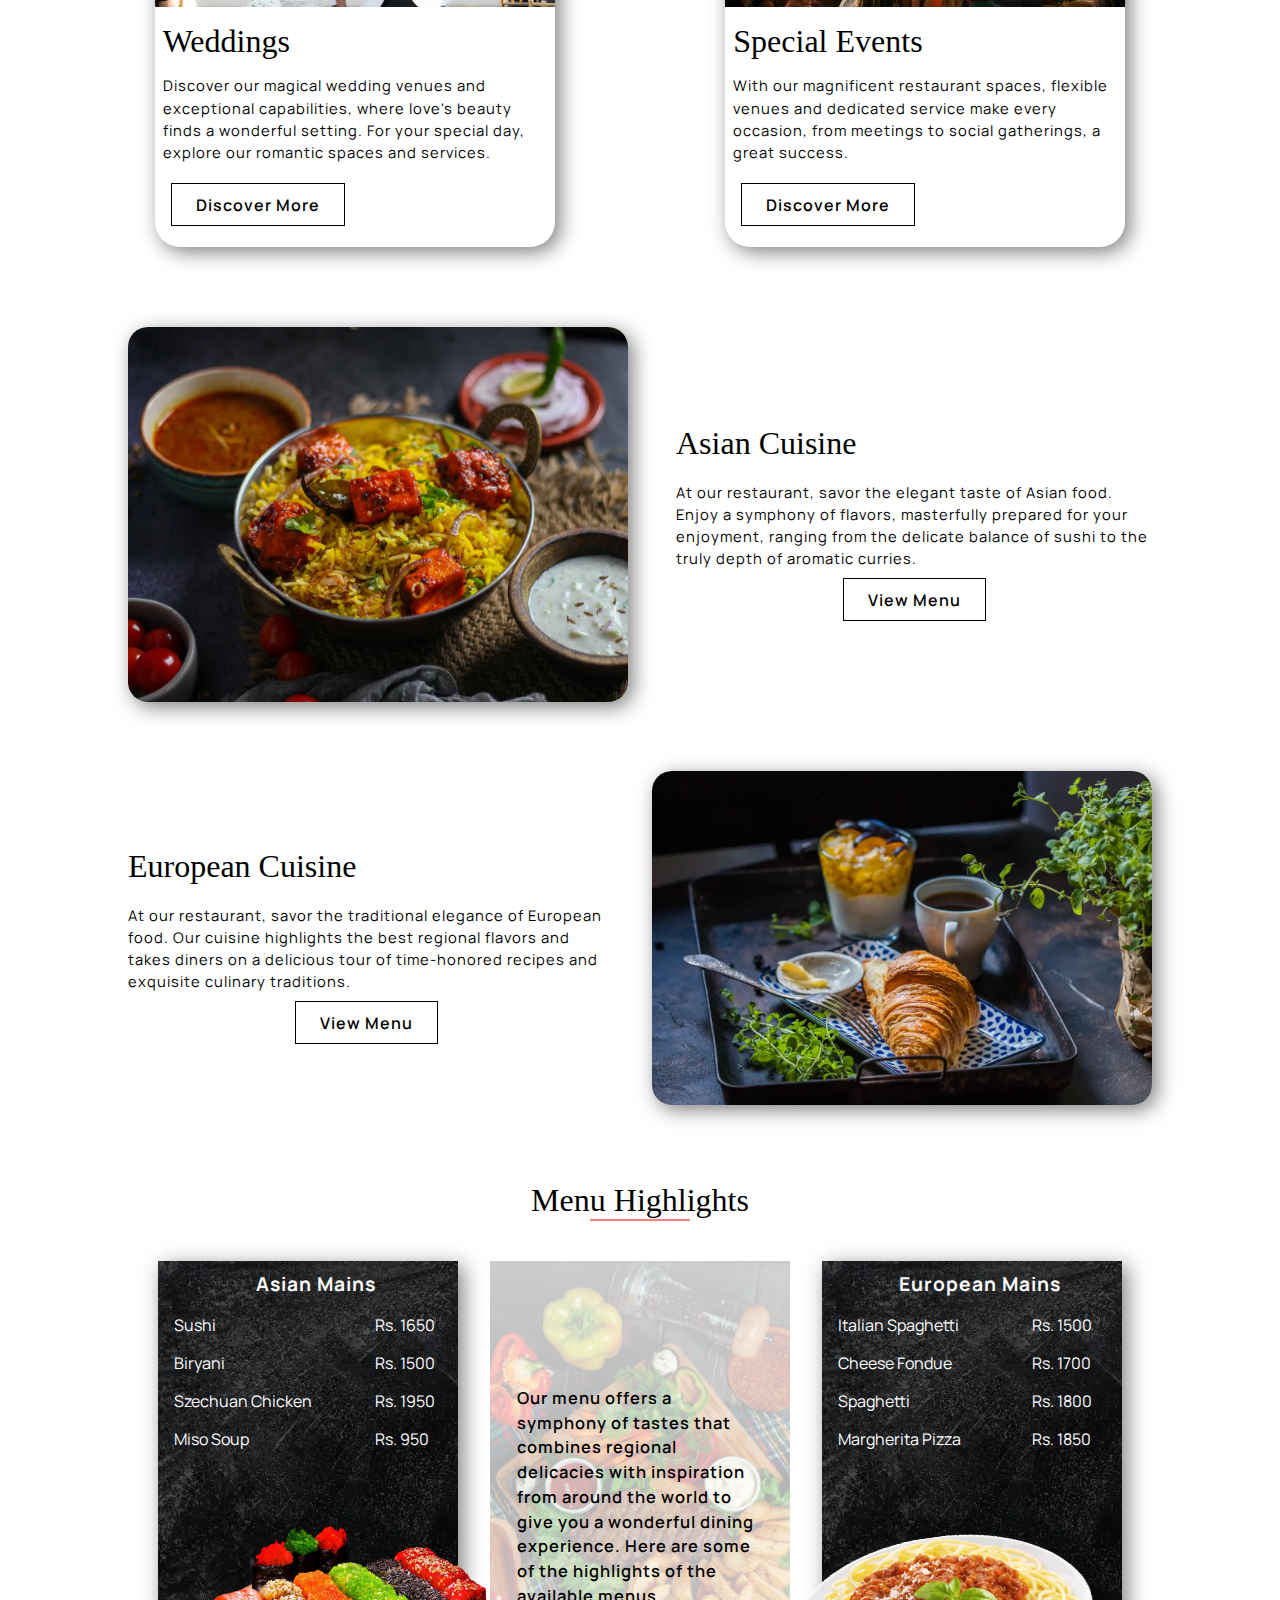
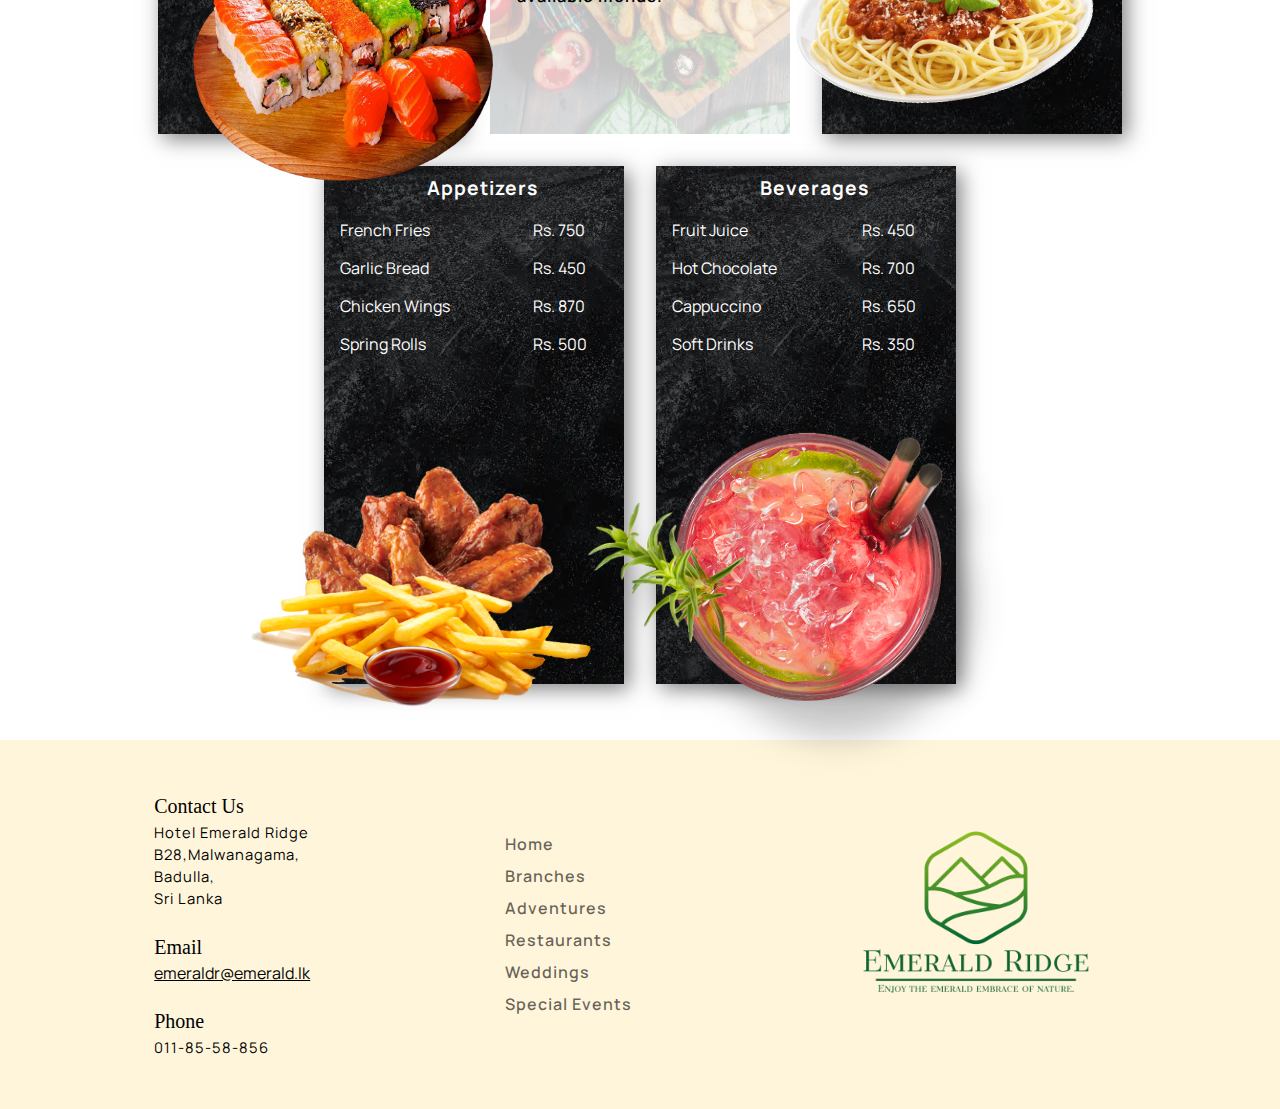
<file: restaurant.html>
<!DOCTYPE html>
<html lang="en">

<head>
    <meta charset="UTF-8">
    <meta name="viewport" content="width=device-width, initial-scale=1.0">
    <meta name="description" content="Experience an upscale dining journey at EmeraldRidge restaurant, where Asian and European cuisines are elegantly combined. Discover our diverse menus which are perfect for all tastes.">
    <title>Restaurants</title>
    <link rel="stylesheet" href="main_styles.css">

    <!-- display icon -->
    <link rel="apple-touch-icon" sizes="180x180" href="apple-touch-icon.png">
    <link rel="icon" type="image/png" sizes="32x32" href="favicon-32x32.png">
    <link rel="icon" type="image/png" sizes="16x16" href="favicon-16x16.png">
    <link rel="manifest" href="site.webmanifest.json">

    <!-- Tagline font google import -->
    <link rel="preconnect" href="https://fonts.googleapis.com">
    <link rel="preconnect" href="https://fonts.gstatic.com" crossorigin>
    <link href="https://fonts.googleapis.com/css2?family=Italianno&display=swap" rel="stylesheet">

    <!-- Pragraph font family google import -->
    <link rel="preconnect" href="https://fonts.googleapis.com">
    <link rel="preconnect" href="https://fonts.gstatic.com" crossorigin>
    <link href="https://fonts.googleapis.com/css2?family=Manrope&display=swap" rel="stylesheet">
</head>

<body>

    <header class="main_header">
        <a href="index.html">
            <img src="Images/logo.webp" alt="logo">
        </a>
        <nav class="main_nav">
            <ul>
                <li><a href="index.html">Home</a></li>
                <li><a href="branches.html">Branches</a></li>
                <li><a href="adventure.html">Adventures</a></li>
                <li><a href="restaurant.html">Restaurants</a></li>
            </ul>
        </nav>
        <a href="booking.html" class="booknow_button">BOOK NOW</a>
    </header>

    <!-- Mobile navigation -->
    <header class="mobile_header">
        <a href="index.html">
            <img src="Images/logo.webp" alt="logo">
        </a>
        <a href="booking.html" class="booknow_button">BOOK NOW</a>
    </header>
    <nav class="mobile_nav">
        <ul>
            <li>
                <a href="index.html">
                    <img class="nav_icon" src="Images/home_nav.svg" alt="home icon">
                </a>
                Home
            </li>

            <li>
                <a href="branches.html">
                    <img class="nav_icon" src="Images/branches_nav.svg" alt="Branches icon">
                </a>
                Branches
            </li>

            <li>
                <a href="adventure.html">
                    <img class="nav_icon" src="Images/adventure_nav.svg" alt="adventure icon">
                </a>
                Adventures
            </li>

            <li id="active">
                <a href="restaurant.html">
                    <img class="nav_icon" src="Images/restaurant_nav.svg" alt="restaurant icon">
                </a>
                Restaurants
            </li>
        </ul>
    </nav>

    <section class="hero restaurants">
        <h1>Our Restaurants</h1>
        <p>Elevate Your Dining Experience with Us</p>

    </section>

    <main>

        <!-- Restaurat Intro -->
        <section class="text_area">
            <h1>Culinary Delights at EmeraldRidge</h1>
            <p>
                Welcome to our hotel's dining experience, which is its heart and soul. Every meal at our restaurant is a
                celebration of the best ingredients, skilled craftsmanship, and warm hospitality. It delivers a
                mesmerizing trip through flavors and textures.
            </p>
        </section>

        <!-- Links to Events -->
        <article class="occasions">
            <header>
                <h2>Unforgettable Events at EmeraldRidge</h2>
                <p>
                    At EmeraldRidge, we turn moments into memories. Our adaptable spaces and committed event crew make
                    sure your occasion is genuinely memorable, whether it is for charming weddings and unique
                    celebrations or productive meetings. Let us provide elegant hosting for your event.
                </p>
            </header>

            <div class="occasions_container">
                <!-- Link for event 1 -->
                <section class="event_1">
                    <figure>
                        <img src="Images/event_wedding.webp" alt="Weddings">
                    </figure>
                    <div class="event_intro">
                        <h2>Weddings</h2>
                        <p>
                            Discover our magical wedding venues and exceptional capabilities, where love's beauty finds
                            a wonderful setting. For your special day, explore our romantic spaces and services.
                        </p>
                    </div>
                    <a href="weddings.html">Discover More</a>
                </section>

                <!-- Link for event 2 -->
                <section class="event_2">
                    <figure>
                        <img src="Images/events_all.webp" alt="gathering">
                    </figure>
                    <div class="event_intro">
                        <h2>Special Events</h2>
                        <p>
                            With our magnificent restaurant spaces, flexible venues and
                            dedicated service make every occasion, from meetings to social gatherings, a great
                            success.
                        </p>
                    </div>
                    <a href="events.html">Discover More</a>
                </section>
            </div>
        </article>

        <!-- Asian cuisine details -->
        <div class="content_article nth_selection">
            <div class="image_content">
                <img src="Images/Asian_cuisine.webp" alt="Asian food">
            </div>
            <section class="text_content">
                <h2>Asian Cuisine</h2>
                <p>
                    At our restaurant, savor the elegant taste of Asian food. Enjoy a symphony of flavors, masterfully
                    prepared for your enjoyment, ranging from the delicate balance of sushi to the truly depth of
                    aromatic curries.
                </p>
                <div class="menu_link">
                    <a href="Images/Asian_menu.pdf">View Menu</a>
                </div>
            </section>
        </div>

        <!-- European Cuisine details -->
        <div class="content_article nth_selection">
            <div class="image_content">
                <img src="Images/europe_cuisine.webp" alt="European Food">
            </div>
            <section class="text_content">
                <h2>European Cuisine</h2>
                <p>
                    At our restaurant, savor the traditional elegance of European food. Our cuisine highlights the best
                    regional flavors and takes diners on a delicious tour of time-honored recipes and exquisite culinary
                    traditions.
                </p>
                <div class="menu_link">
                    <a href="Images/European_menu.pdf">View Menu</a>
                </div>
            </section>
        </div>

        <!-- Menu highlights Section -->
        <article class="menu_highlights">
            <h1>Menu Highlights</h1>
            <div class="line"></div>
            <div class="menu_highlights_container">
                <div class="menus">
                    <div class="menu_container">
                        <table class="res_table">
                            <thead>
                                <tr>
                                    <th colspan="2">Asian Mains</th>
                                </tr>
                            </thead>
                            <tbody>
                                <tr>
                                    <td>Sushi</td>
                                    <td>Rs. 1650</td>
                                </tr>
                                <tr>
                                    <td>Biryani</td>
                                    <td>Rs. 1500</td>
                                </tr>
                                <tr>
                                    <td>Szechuan Chicken</td>
                                    <td>Rs. 1950</td>
                                </tr>
                                <tr>
                                    <td>Miso Soup</td>
                                    <td>Rs. 950</td>
                                </tr>
                            </tbody>
                        </table>
                    </div>
                    <figure class="food">
                        <img src="Images/sushi.png" alt="Sushi Plate">
                    </figure>
                </div>
                <div class="text_menu">
                    <p>
                        Our menu offers a symphony of tastes that combines regional delicacies with inspiration from
                        around the world to give you a wonderful dining experience. Here are some of the highlights of
                        the available menus.
                    </p>
                </div>
                <div class="menus">
                    <div class="menu_container">
                        <table class="res_table">
                            <thead>
                                <tr>
                                    <th colspan="2">European Mains</th>
                                </tr>
                            </thead>
                            <tbody>
                                <tr>
                                    <td>Italian Spaghetti</td>
                                    <td>Rs. 1500</td>
                                </tr>
                                <tr>
                                    <td>Cheese Fondue</td>
                                    <td>Rs. 1700</td>
                                </tr>
                                <tr>
                                    <td>Spaghetti</td>
                                    <td>Rs. 1800</td>
                                </tr>
                                <tr>
                                    <td>Margherita Pizza</td>
                                    <td>Rs. 1850</td>
                                </tr>
                            </tbody>
                        </table>
                    </div>
                    <figure class="food">
                        <img src="Images/spaghetti.png" alt="Spaghetti">
                    </figure>
                </div>
                <div class="menus">
                    <div class="menu_container">
                        <table class="res_table">
                            <thead>
                                <tr>
                                    <th colspan="2">Appetizers</th>
                                </tr>
                            </thead>
                            <tbody>
                                <tr>
                                    <td>French Fries</td>
                                    <td>Rs. 750</td>
                                </tr>
                                <tr>
                                    <td>Garlic Bread</td>
                                    <td>Rs. 450</td>
                                </tr>
                                <tr>
                                    <td>Chicken Wings</td>
                                    <td>Rs. 870</td>
                                </tr>
                                <tr>
                                    <td>Spring Rolls</td>
                                    <td>Rs. 500</td>
                                </tr>
                            </tbody>
                        </table>
                    </div>
                    <figure class="food">
                        <img src="Images/sides.png" alt="Fries and Chicken">
                    </figure>
                </div>
                <div class="menus">
                    <div class="menu_container">
                        <table class="res_table">
                            <thead>
                                <tr>
                                    <th colspan="2">Beverages</th>
                                </tr>
                            </thead>
                            <tbody>
                                <tr>
                                    <td>Fruit Juice</td>
                                    <td>Rs. 450</td>
                                </tr>
                                <tr>
                                    <td>Hot Chocolate</td>
                                    <td>Rs. 700</td>
                                </tr>
                                <tr>
                                    <td>Cappuccino</td>
                                    <td>Rs. 650</td>
                                </tr>
                                <tr>
                                    <td>Soft Drinks</td>
                                    <td>Rs. 350</td>
                                </tr>
                            </tbody>
                        </table>
                    </div>
                    <figure class="food">
                        <img src="Images/juice.png" alt="Juice">
                    </figure>
                </div>
            </div>
        </article>
    </main>

    <footer>
        <section class="footer_text">
            <h3>Contact Us</h3>
            <p>Hotel Emerald Ridge</p>
            <p>B28,Malwanagama,</p>
            <p>Badulla,</p>
            <p>Sri Lanka</p>
            <br>

            <h3>Email</h3>
            <a href="mailto:emeraldr@emerald.lk">emeraldr@emerald.lk</a>
            <br><br>

            <h3>Phone</h3>
            <p>011-85-58-856</p>
        </section>
        <nav class="footer_nav">
            <!-- <h4>Links</h4> -->
            <ul>
                <li><a href="index.html">Home</a></li>
                <li><a href="branches.html">Branches</a></li>
                <li><a href="adventure.html">Adventures</a></li>
                <li><a href="restaurant.html">Restaurants</a></li>
                <li><a href="weddings.html">Weddings</a></li>
                <li><a href="events.html">Special Events</a></li>
            </ul>
        </nav>
        <figure class="footer_logo">
            <a href="index.html">
                <img src="Images/footer_logo.png" alt="logo">
            </a>
        </figure>

        <!-- References -->

        <!-- Boltneva, V. (2018, October 21). Croissant With Butter · Free Stock Photo. Pexels. [Online] Available from: https://www.pexels.com/photo/croissant-with-butter-1510684/. [Accessed: 10th September 2023] -->
        <!-- California roll Sashimi Sushi Makizushi Unagi, sushi, food, seafood, recipe png | PNGWing. (n.d.). [Online] Available from: https://www.pngwing.com/en/free-png-soovo. [Accessed: 10th September 2023] -->
        <!-- Cocktail Drink Restaurant Juice, cocktail, food, fruit, top png | PNGWing. (n.d.). [Online] Available from: https://www.pngwing.com/en/free-png-pehbb. [Accessed: 10th September 2023] -->
        <!-- Fried chicken wings and French fries with ketchup, French fries Chicken and chips Fried chicken Fast food Chicken fingers, Buffalo Wings, food, recipe, ketchup png | PNGWing. (n.d.). [Online] Available from: https://www.pngwing.com/en/free-png-pifkf. [Accessed: 10th September 2023] -->
        <!-- Pasta Spaghetti Pizza Bolognese sauce Nasi goreng, pizza, soup, food, recipe png | PNGWing. (n.d.). [Online] Available from: https://www.pngwing.com/en/free-png-kimkq. [Accessed: 10th September 2023] -->
        <!-- Pexels. (n.d.). Gathering Photos, Download The BEST Free Gathering Stock Photos & HD Images. [Online] Available from: https://www.pexels.com/search/gathering/. [Accessed: 10th September 2023] -->
        <!-- Pixabay. (2017, September 11). Clear Wine Glass With Red Wine · Free Stock Photo. Pexels. [Online] Available from: https://www.pexels.com/photo/chairs-dining-room-food-furniture-460537/. [Accessed: 10th September 2023] -->
        <!-- Singh, P. P. (2021, September 20). Rice Curry with Fried Meat in a Bowl · Free Stock Photo. Pexels. [Online] Available from: https://www.pexels.com/photo/rice-curry-with-fried-meat-in-a-bowl-9609865/. [Accessed: 10th September 2023] -->
        <!-- Vollrath, C. (2022, August 28). Happy Bride and Groom Walking Together · Free Stock Photo. Pexels. [Online] Available from: https://www.pexels.com/photo/happy-bride-and-groom-walking-together-13381459/. [Accessed: 10th September 2023] -->
        <!-- Well-done steak and homemade potatoes Free Photo. (2020, February 20). Freepik. [Online] Available from: https://www.freepik.com/free-photo/well-done-steak-homemade-potatoes_6979440.htm. [Accessed: 10th September 2023] -->
    
    </footer>

</body>

</html>
</file>
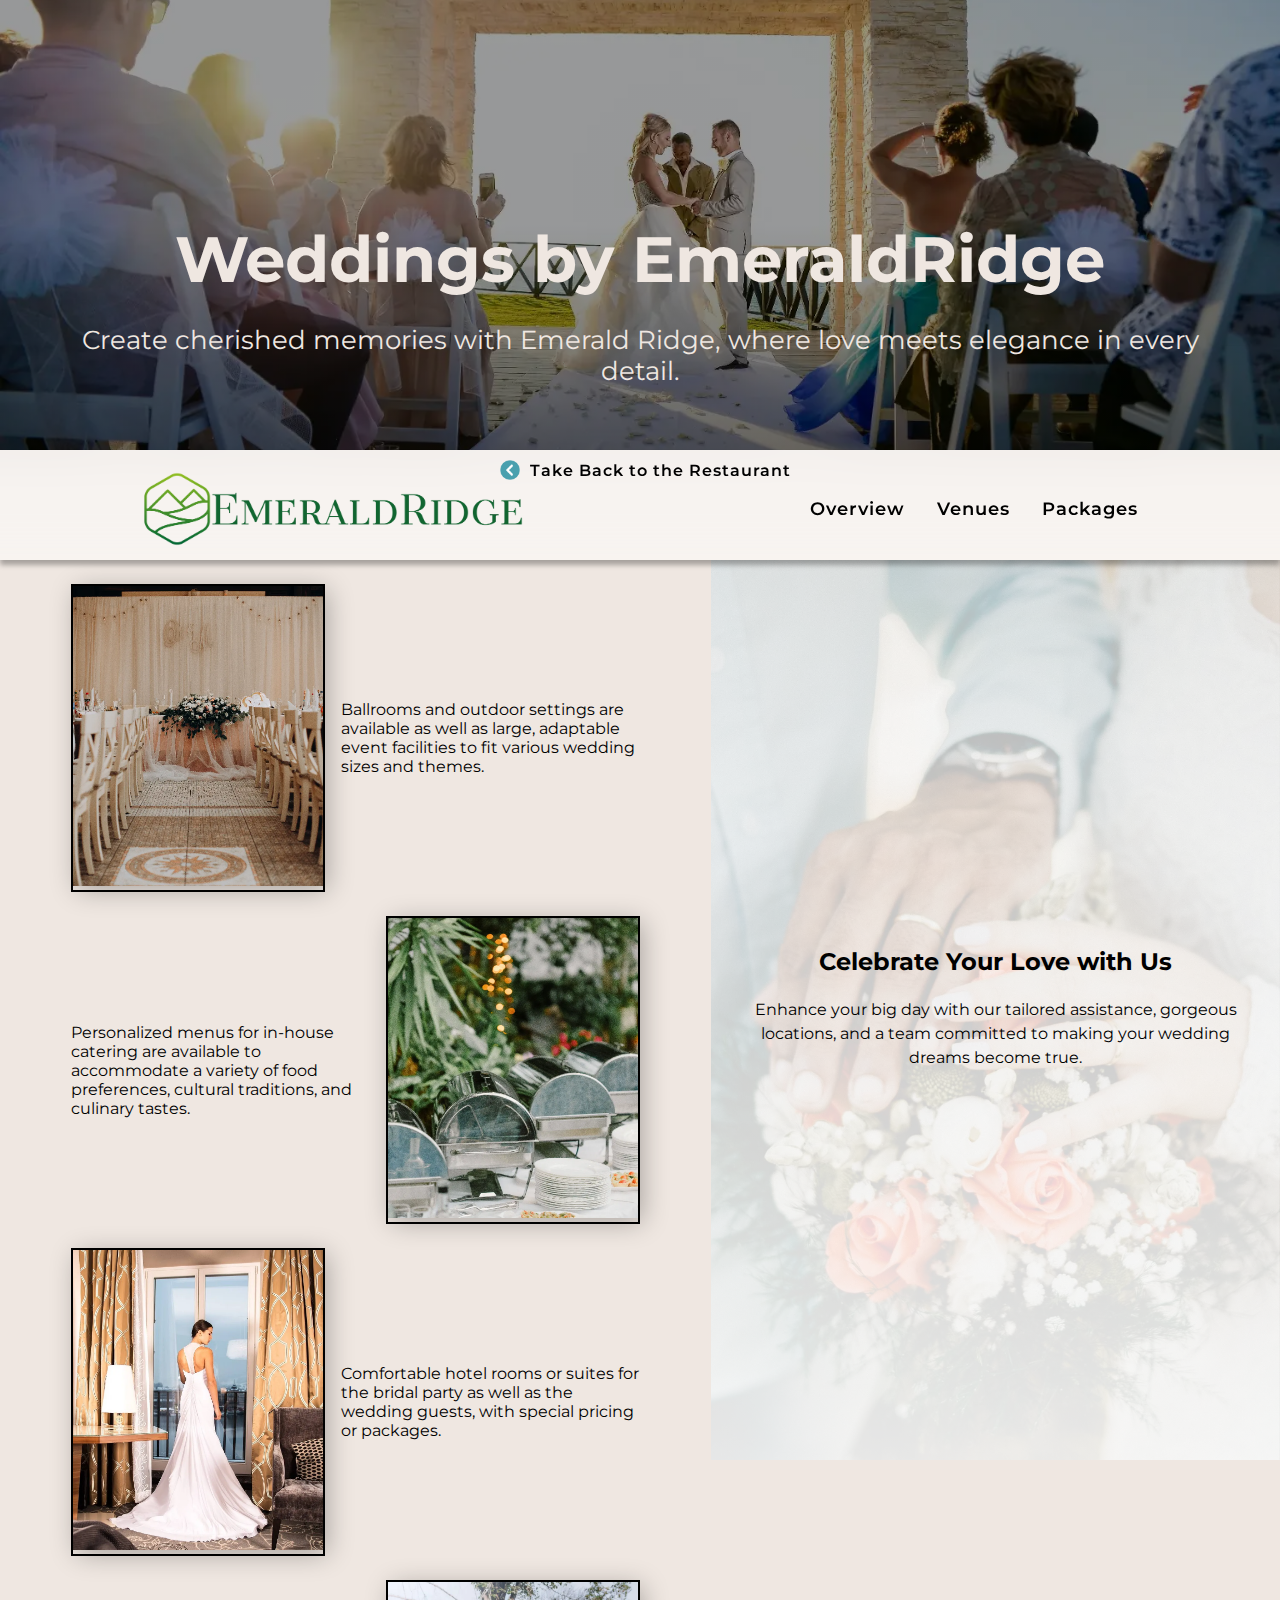
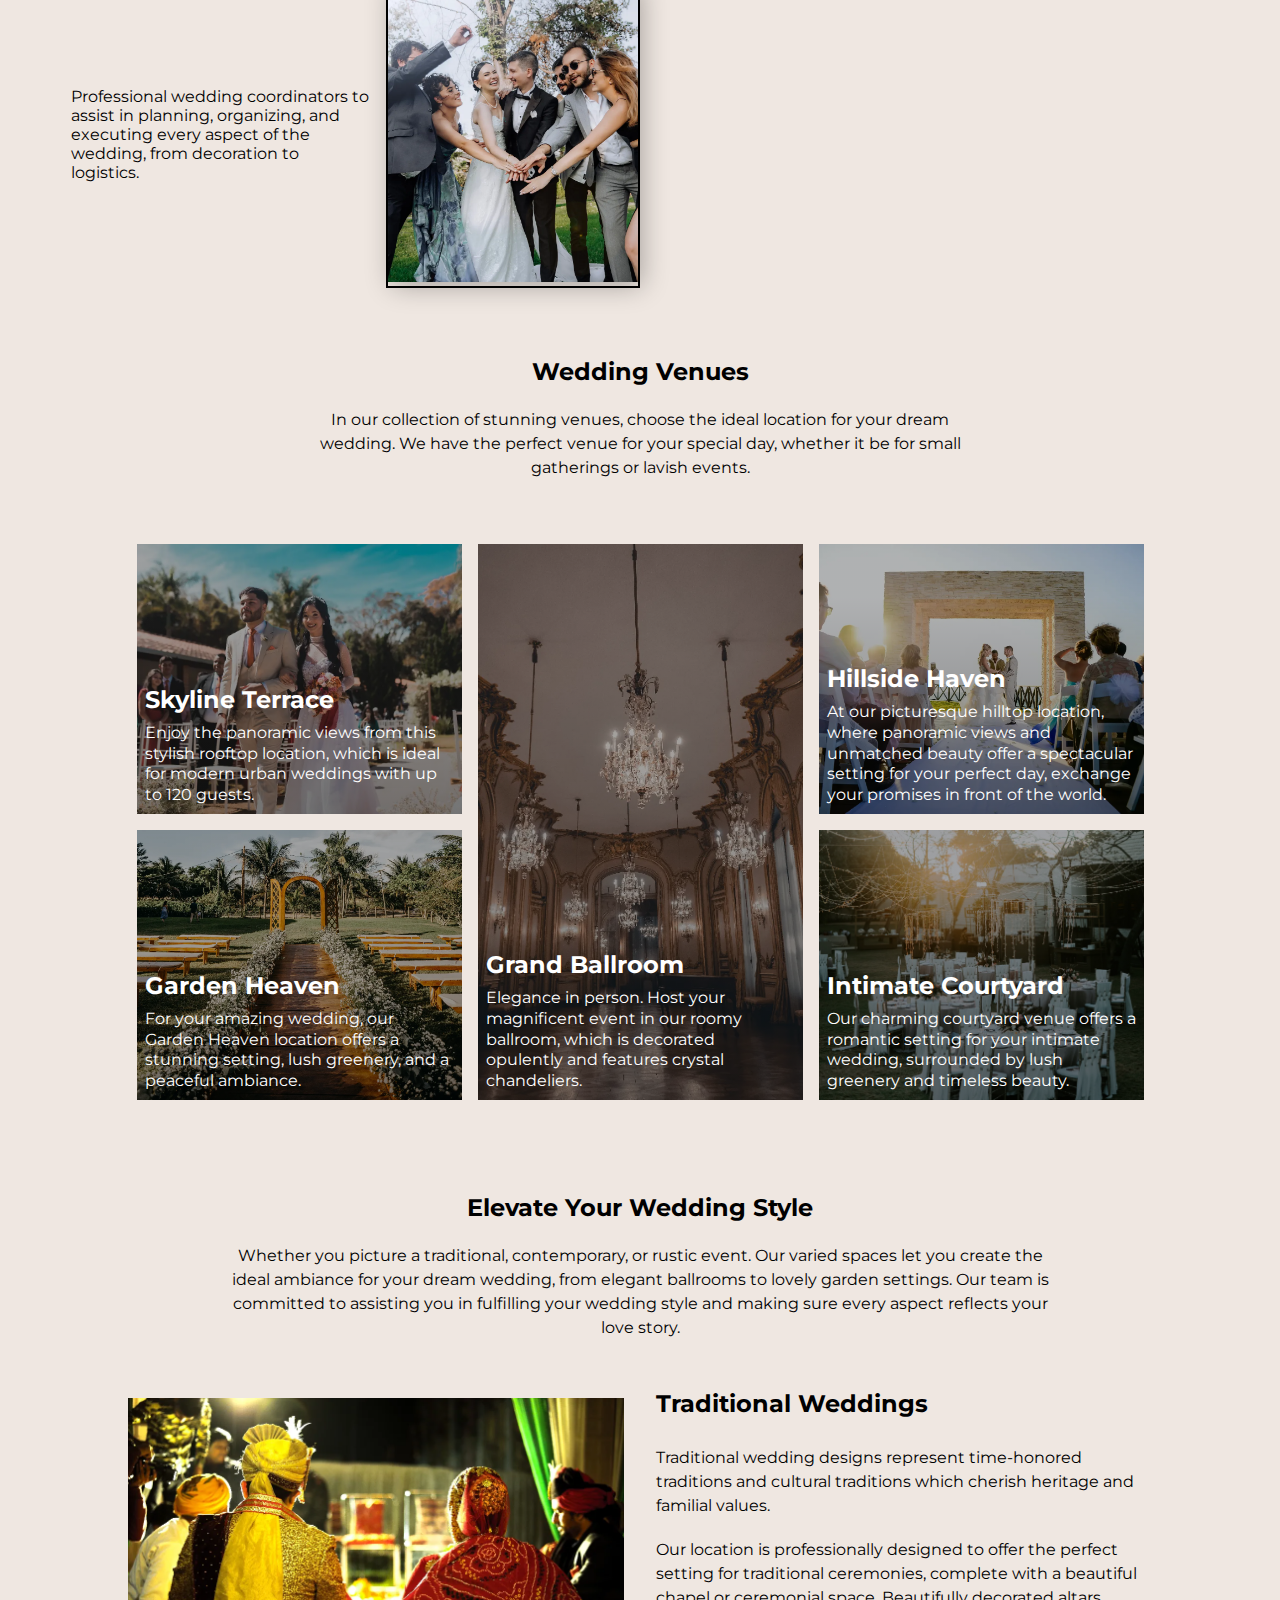
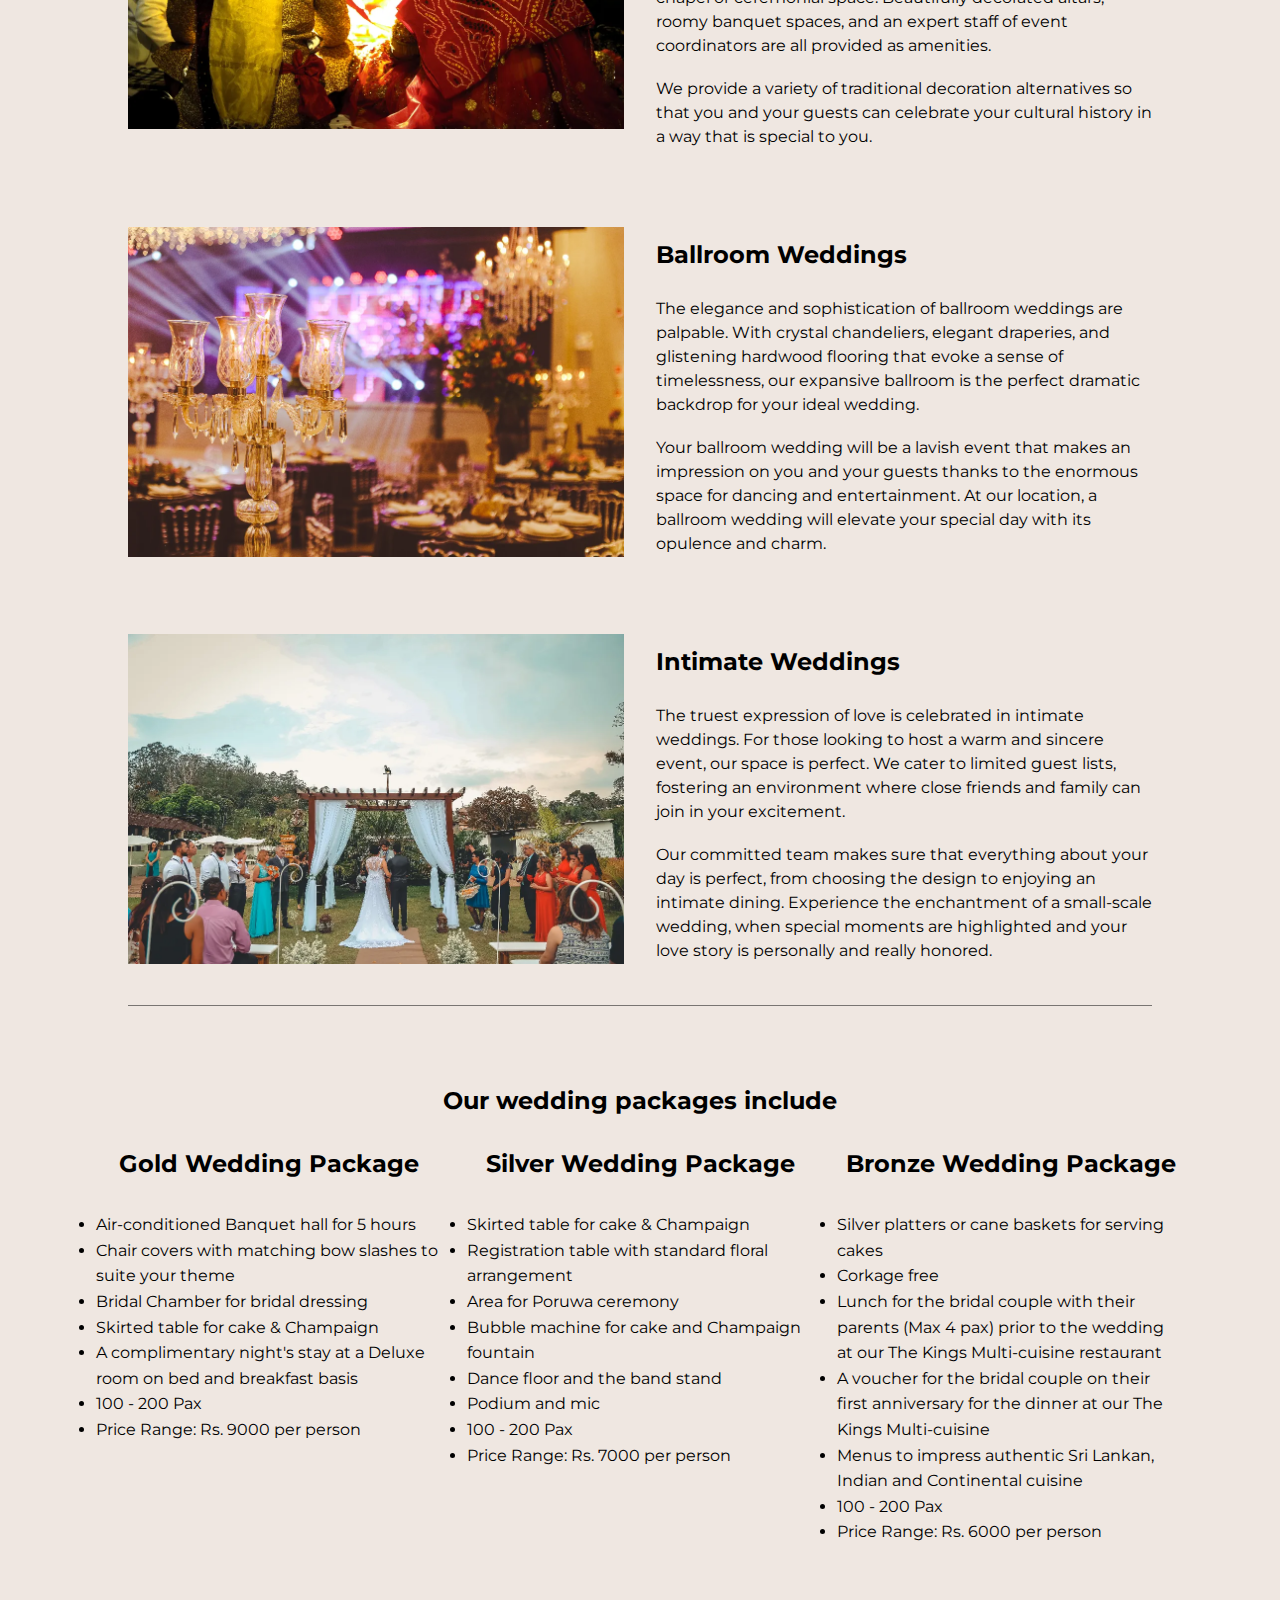
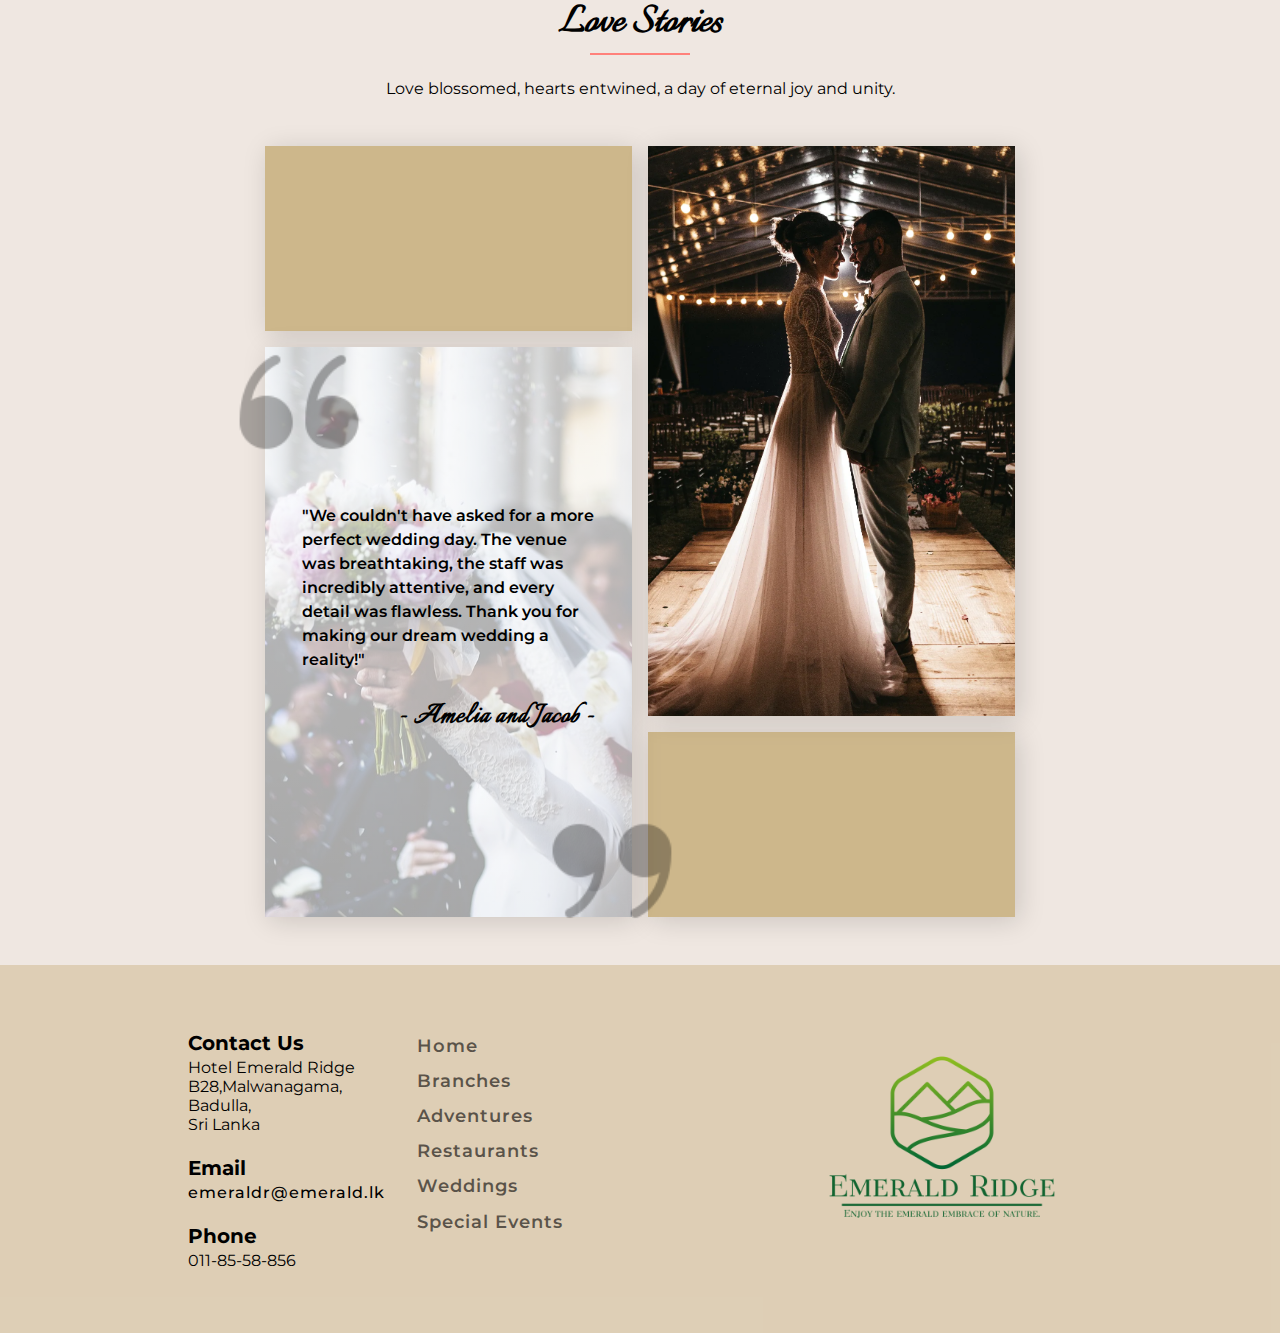
<file: weddings.html>
<!DOCTYPE html>
<html lang="en">

<head>
    <meta charset="UTF-8">
    <meta name="viewport" content="width=device-width, initial-scale=1.0">
    <meta name="description"
        content="Our attractive wedding packages help you plan your perfect day. Discover attractive wedding venues, read testimonies from satisfied couples, and picture your perfect wedding with range of wedding themes.">
    <title>Weddings</title>
    <link rel="stylesheet" href="weddings.css">

    <!-- Google font link for paragraphs -->
    <link rel="preconnect" href="https://fonts.googleapis.com">
    <link rel="preconnect" href="https://fonts.gstatic.com" crossorigin>
    <link href="https://fonts.googleapis.com/css2?family=Montserrat&display=swap" rel="stylesheet">

    <!-- Google font import for testimonial names -->
    <link rel="preconnect" href="https://fonts.googleapis.com">
    <link rel="preconnect" href="https://fonts.gstatic.com" crossorigin>
    <link href="https://fonts.googleapis.com/css2?family=Italianno&display=swap" rel="stylesheet">

    <!-- favicon webmanifest -->
    <link rel="apple-touch-icon" sizes="180x180" href="apple-touch-icon.png">
    <link rel="icon" type="image/png" sizes="32x32" href="favicon-32x32.png">
    <link rel="icon" type="image/png" sizes="16x16" href="favicon-16x16.png">
    <link rel="manifest" href="site.webmanifest.json">
</head>

<body>

    <!-- Main image section -->
    <section class="welcome_hero">
        <div class="welcome_text">
            <h1>Weddings by EmeraldRidge</h1>
            <p>
                Create cherished memories with Emerald Ridge, where love meets elegance in every detail.
            </p>
        </div>
    </section>

    <!-- Navigation bar -->
    <header class="top_header">
        <div class="back">
            <div class="back_icon">
                <a href="restaurant.html">
                    <img src="Images/back_icon.png" alt="Back Icon">
                    <p>Take Back to the Restaurant</p>
                </a>
            </div>
        </div>
        <div class="nav_bar">
            <nav>
                <a href="index.html">
                    <img src="Images/logo.webp" alt="Logo">
                </a>
                <ul>
                    <li><a href="#overview">Overview</a></li>
                    <li><a href="#venues">Venues</a></li>
                    <li><a href="#packages">Packages</a></li>
                </ul>
            </nav>
        </div>
    </header>

    <main>

        <!-- Introduction section -->
        <div class="intro" id="overview">
            <div class="showcase">
                <div class="showcase_content">
                    <div class="img_background">
                        <img src="Images/hall.webp" alt="Wedding Hall">
                    </div>
                    <p>
                        Ballrooms and outdoor settings are available as well as large, adaptable event facilities to fit
                        various wedding sizes and themes.
                    </p>
                </div>
                <div class="showcase_content">
                    <div class="img_background">
                        <img src="Images/buffet.webp" alt="Buffet">
                    </div>
                    <p>
                        Personalized menus for in-house catering are available to accommodate a variety of food
                        preferences, cultural traditions, and culinary tastes.
                    </p>
                </div>
                <div class="showcase_content">
                    <div class="img_background">
                        <img src="Images/bride.webp" alt="Bride room">
                    </div>
                    <p>
                        Comfortable hotel rooms or suites for the bridal party as well as the wedding guests,
                        with special pricing or packages.
                    </p>
                </div>
                <div class="showcase_content">
                    <div class="img_background">
                        <img src="Images/team.webp" alt="wedding group">
                    </div>
                    <p>
                        Professional wedding coordinators to assist in planning, organizing, and executing every aspect
                        of the wedding, from decoration to logistics.
                    </p>
                </div>
            </div>
            <div class="showcase_text">
                <div class="text_placement">
                    <h2>Celebrate Your Love with Us</h2>
                    <p>
                        Enhance your big day with our tailored assistance, gorgeous locations, and a team committed
                        to making your wedding dreams become true.
                    </p>
                </div>
            </div>
        </div>

        <!-- Venues section -->
        <article class="venues" id="venues">
            <header>
                <h2>Wedding Venues</h2>
                <p>
                    In our collection of stunning venues, choose the ideal location for your dream wedding. We have the
                    perfect venue for your special day, whether it be for small gatherings or lavish events.
                </p>
            </header>
            <section class="places">
                <div class="place_card card1">
                    <div class="place_text">
                        <h2>Skyline Terrace</h2>
                        <p>
                            Enjoy the panoramic views from this stylish rooftop location, which is ideal for modern
                            urban weddings with up to 120 guests.
                        </p>
                    </div>
                </div>
                <div class="place_card card2">
                    <div class="place_text">
                        <h2>Grand Ballroom</h2>
                        <p>
                            Elegance in person. Host your magnificent event in our roomy ballroom, which is decorated
                            opulently and features crystal chandeliers.
                        </p>
                    </div>
                </div>
                <div class="place_card card3">
                    <div class="place_text">
                        <h2>Hillside Haven</h2>
                        <p>
                            At our picturesque hilltop location, where panoramic views and unmatched beauty offer a
                            spectacular setting for your perfect day, exchange your promises in front of the world.
                        </p>
                    </div>
                </div>
                <div class="place_card card4">
                    <div class="place_text">
                        <h2>Garden Heaven</h2>
                        <p>
                            For your amazing wedding, our Garden Heaven location offers a stunning setting, lush
                            greenery, and a peaceful ambiance.
                        </p>
                    </div>
                </div>
                <div class="place_card card5">
                    <div class="place_text">
                        <h2>Intimate Courtyard</h2>
                        <p>
                            Our charming courtyard venue offers a romantic setting for your intimate wedding, surrounded
                            by lush greenery and timeless beauty.
                        </p>
                    </div>
                </div>
            </section>
        </article>

        <!-- Wedding styles section -->
        <article class="wedding_style">
            <header>
                <h2>Elevate Your Wedding Style</h2>
                <p>
                    Whether you picture a traditional, contemporary, or rustic event. Our varied spaces let you
                    create the ideal ambiance for your dream wedding, from elegant ballrooms to lovely garden settings.
                    Our team is committed to assisting you in fulfilling your wedding style and making sure every aspect
                    reflects your love story.
                </p>
            </header>
            <section class="wedding_style_container">
                <figure class="wed_style_image">
                    <img src="Images/traditional.webp" alt="Traditional Wedding">
                </figure>
                <div class="wed_style_text">
                    <h2>Traditional Weddings</h2>
                    <p>Traditional wedding designs represent time-honored traditions and cultural traditions which
                        cherish heritage and familial values.</p>
                    <p> Our location is professionally designed to offer the perfect setting for traditional ceremonies,
                        complete with a beautiful chapel or ceremonial space. Beautifully decorated altars, roomy
                        banquet spaces, and an expert staff of event coordinators are all provided as amenities.</p>
                    <p> We provide a variety of traditional decoration alternatives so that you and your guests can
                        celebrate your cultural history in a way that is special to you.</p>
                </div>
            </section>
            <section class="wedding_style_container">
                <figure class="wed_style_image">
                    <img src="Images/ballroom_wedding.webp" alt="Wedding Party">
                </figure>
                <div class="wed_style_text">
                    <h2>Ballroom Weddings</h2>
                    <p>The elegance and sophistication of ballroom weddings are palpable. With crystal chandeliers,
                        elegant draperies, and glistening hardwood flooring that evoke a sense of timelessness, our
                        expansive ballroom is the perfect dramatic backdrop for your ideal wedding.</p>
                    <p> Your ballroom wedding will be a lavish event that makes an impression on you and your guests
                        thanks to the enormous space for dancing and entertainment. At our location, a ballroom wedding
                        will elevate your special day with its opulence and charm.</p>
                </div>
            </section>
            <section class="wedding_style_container">
                <figure class="wed_style_image">
                    <img src="Images/intimate_style.webp" alt="Intimate wedding couple">
                </figure>
                <div class="wed_style_text">
                    <h2>Intimate Weddings</h2>
                    <p>The truest expression of love is celebrated in intimate weddings. For those looking to host a
                        warm and sincere event, our space is perfect. We cater to limited guest lists, fostering an
                        environment where close friends and family can join in your excitement.</p>
                    <p>Our committed team makes sure that everything about your day is perfect, from choosing the design
                        to enjoying an intimate dining. Experience the enchantment of a small-scale wedding, when
                        special moments are highlighted and your love story is personally and really honored.</p>
                </div>
            </section>
        </article>

        <!-- Wedding packages details -->
        <article class="packages" id="packages">
            <header>
                <h2>Our wedding packages include</h2>
            </header>
            <div class="package_details">
                <div class="package">
                    <h2>Gold Wedding Package</h2>
                    <ul>
                        <li>Air-conditioned Banquet hall for 5 hours</li>
                        <li>Chair covers with matching bow slashes to suite your theme</li>
                        <li>Bridal Chamber for bridal dressing</li>
                        <li>Skirted table for cake & Champaign</li>
                        <li>A complimentary night's stay at a Deluxe room on
                            bed and breakfast basis</li>
                        <li>100 - 200 Pax</li>
                        <li>Price Range: Rs. 9000 per person</li>
                    </ul>
                </div>
                <div class="package">
                    <h2>Silver Wedding Package</h2>
                    <ul>
                        <li>Skirted table for cake & Champaign</li>
                        <li>Registration table with standard floral arrangement</li>
                        <li>Area for Poruwa ceremony</li>
                        <li>Bubble machine for cake and Champaign fountain</li>
                        <li>Dance floor and the band stand</li>
                        <li>Podium and mic</li>
                        <li>100 - 200 Pax</li>
                        <li>Price Range: Rs. 7000 per person</li>
                    </ul>
                </div>
                <div class="package">
                    <h2>Bronze Wedding Package</h2>
                    <ul>
                        <li>Silver platters or cane baskets for serving cakes</li>
                        <li>Corkage free</li>
                        <li>Lunch for the bridal couple with their parents (Max 4 pax) prior to the wedding at our The
                            Kings Multi-cuisine restaurant</li>
                        <li>A voucher for the bridal couple on their first anniversary for the dinner at our The Kings
                            Multi-cuisine</li>
                        <li>Menus to impress authentic Sri Lankan, Indian and Continental cuisine</li>
                        <li>100 - 200 Pax</li>
                        <li>Price Range: Rs. 6000 per person</li>
                    </ul>
                </div>
            </div>
        </article>

        <!-- Testimonial section -->
        <article class="testimonial">
            <header>
                <h2>Love Stories</h2>
                <div class="line"></div>
                <p>Love blossomed, hearts entwined, a day of eternal joy and unity.</p>
            </header>
            <div class="testimonial_container">
                <div class="testimonial_box1 tes_grid"></div>
                <div class="testimonial_box2 tes_grid">
                    <img src="Images/testimonial.webp" alt="testimonial couple">
                </div>
                <div class="testimonial_box3 tes_grid">
                    <div class="testimonial_text">
                        <img src="Images/quotes.png" alt="quote mark" id="quote_top">
                        <p>
                            "We couldn't have asked for a more perfect wedding day. The venue was breathtaking, the
                            staff
                            was incredibly attentive, and every detail was flawless. Thank you for making our dream
                            wedding a reality!"
                            <span class="couple">- Amelia and Jacob -</span>
                        </p>
                        <img src="Images/quotes.png" alt="quote mark" id="quote_bottom">
                    </div>
                </div>
                <div class="testimonial_box4 tes_grid"></div>
            </div>
        </article>

    </main>

    <footer>
        <section class="footer_text">
            <div class="contact">
                <h3>Contact Us</h3>
                <p>Hotel Emerald Ridge</p>
                <p>B28,Malwanagama,</p>
                <p>Badulla,</p>
                <p>Sri Lanka</p>
                <br>

                <h3>Email</h3>
                <a href="mailto:emeraldr@emerald.lk">emeraldr@emerald.lk</a>
                <br><br>

                <h3>Phone</h3>
                <p>011-85-58-856</p>
            </div>
            <nav class="footer_nav">
                <ul>
                    <li><a href="index.html">Home</a></li>
                    <li><a href="branches.html">Branches</a></li>
                    <li><a href="adventure.html">Adventures</a></li>
                    <li><a href="restaurant.html">Restaurants</a></li>
                    <li><a href="weddings.html">Weddings</a></li>
                    <li><a href="events.html">Special Events</a></li>
                </ul>
            </nav>
        </section>
        <figure class="footer_logo">
            <a href="index.html">
                <img src="Images/footer_logo.png" alt="logo">
            </a>
        </figure>

        <!-- References -->

        <!-- Balielo, V., Jr. (2022, July 4). View of a ballroom · Free stock photo. Pexels. [Online] Available from: https://www.pexels.com/photo/view-of-a-ballroom-12689009/. [Accessed: 10th September 2023] -->
        <!-- Borba, J. (2019, October 3). Man Standing in Front of Woman in White Wedding Dress · Free Stock Photo. Pexels. [Online] Available from: https://www.pexels.com/photo/man-standing-in-front-of-woman-in-white-wedding-dress-3014856/. [Accessed: 10th September 2023]  -->
        <!-- Borba, J. (2021, January 20). Wedding arch and benches arranged in lush park · Free Stock Photo. Pexels. [Online] Available from: https://www.pexels.com/photo/wedding-arch-and-benches-arranged-in-lush-park-6544766/. [Accessed: 10th September 2023]  -->
        <!-- Erdozain, N. (2023, May 30). Interior of a palace ballroom · Free Stock photo. Pexels. [Online] Available from: https://www.pexels.com/photo/interior-of-a-palace-ballroom-17028568/. [Accessed: 10th September 2023]  -->
        <!-- Henrique, G. (2023, September 1). Smiling newlyweds on wedding ceremony · Free stock photo. Pexels. [Online] Available from: https://www.pexels.com/photo/smiling-newlyweds-on-wedding-ceremony-18183697/. [Accessed: 10th September 2023]  -->
        <!-- Lopyreva, K. (2020, October 3). Banquet table with dishware and food · Free Stock Photo. Pexels. [Online] Available from: https://www.pexels.com/photo/banquet-table-with-dishware-and-food-4959845/. [Accessed: 10th September 2023]  -->
        <!-- Messina, G. (2020, September 19). A Couple Getting Married in a Boardwalk · Free Stock Photo. Pexels. [Online] Available from: https://www.pexels.com/photo/a-couple-getting-married-in-a-boardwalk-4364784/. [Accessed: 10th September 2023]  -->
        <!-- Pexels. (n.d.). Wedding Bouquet Photos, Download The BEST Free Wedding Bouquet Stock Photos & HD Images. [Online] Available from: https://www.pexels.com/search/wedding%20bouquet/. [Accessed: 10th September 2023]  -->
        <!-- Pexels. (2016, November 18). Wedding Couple Marriage Bridal - Free photo on Pixabay. Pixabay. [Online] Available from: https://pixabay.com/photos/wedding-couple-marriage-1836315/. [Accessed: 10th September 2023]  -->
        <!-- Pixabay. (2019, August 30). Groom Female Wedding - Free photo on Pixabay. [Online] Available from: https://pixabay.com/photos/groom-female-wedding-love-woman-4398688/. [Accessed: 10th September 2023]  -->
        <!-- Souza, S. (2019, January 12). Wedding · Free stock photo. Pexels. [Online] Available from: https://www.pexels.com/photo/wedding-1779414/. [Accessed: 10th September 2023]  -->
        <!-- Wiguna, A. P. (2019, August 14). Reception Outdoors · Free Stock Photo. Pexels. [Online] Available from: https://www.pexels.com/photo/reception-outdoors-2788488/. [Accessed: 10th September 2023]  -->
        <!-- Залевський, А. (2022, May 6). Hall Decorated for Wedding · Free Stock Photo. Pexels. [Online] Available from: https://www.pexels.com/photo/hall-decorated-for-wedding-11981162/. [Accessed: 10th September 2023] -->
    
    </footer>

</body>

</html>
</file>
<file: main_styles.css>
* {
    margin: 0;
    padding: 0;
    box-sizing: border-box;
}

:root {
    /* Colors */
    --main-brand-color: #027333;
    --main-theme: #fff5db;
    --main-background-color: #fff;
    --table_color: #E7F2BD;

    /* Fonts */
    --paragraph-font: 'Manrope', sans-serif;
    --heading-font: Georgia, 'Times New Roman', Times, serif;
}

html {
    font-family: var(--paragraph-font);
}

h1,
h2,
h3 {
    font-size: 2em;
    font-weight: 500;
    font-family: var(--heading-font);
}

p {
    font-size: 0.92em;
    letter-spacing: 1px;
    line-height: 1.5em;
}

/* Nvigation bar */
.main_header,
.mobile_header {
    position: sticky;
    z-index: 1;
    top: 0;
    display: flex;
    justify-content: space-evenly;
    align-items: center;
    height: 70px;
    box-shadow: 5px 5px 20px #00000080;
    background: #faf6edbe;
    backdrop-filter: blur(20px);
}

/* logo */
.main_header img {
    height: 40px;
}

/* Navigation list */
.main_nav ul {
    list-style: none;
    display: flex;
    gap: 2em;
}

.main_nav ul li a {
    text-decoration: none;
    font-weight: 600;
    color: var(--main-brand-color);
    transition: all .5s;
    letter-spacing: 1.25px;
}

.main_nav ul:hover a {
    opacity: 40%;
}

.main_nav ul:hover a:hover {
    box-shadow: 0 2px 0 0 var(--main-brand-color);
    opacity: 100%;
}

/* Book now button */
.booknow_button {
    text-decoration: none;
    border: 1px solid var(--main-brand-color);
    color: var(--main-brand-color);
    font-size: 1rem;
    font-weight: 600;
    letter-spacing: 2px;
    padding: .7em 2em;
    transition: all .5s;
    cursor: pointer;
}

.booknow_button:hover {
    background: var(--main-brand-color);
    color: var(--main-theme);
}

/* Mobile navigation bottom */

.mobile_header {
    justify-content: space-between;
    padding: 0 1em;
    display: none;
}

.mobile_header a img {
    height: 35px;
}

.mobile_nav {
    display: none;
    position: fixed;
    z-index: 1;
    bottom: 0;
    height: 65px;
    width: 100%;
    background: #faf6ed;
    padding: .5em 0;
    border-radius: 15px 15px 0 0;
    box-shadow: 5px 5px 20px #00000080;
}

.mobile_nav ul {
    list-style: none;
    display: flex;
    align-items: center;
    justify-content: space-evenly;
}

.mobile_nav ul li {
    display: flex;
    flex-direction: column;
    align-items: center;
    font-weight: 600;
    letter-spacing: 1px;
    font-size: .6em;
    color: var(--main-brand-color);
}

#active a img {
    position: relative;
    top: -10px;
    transform: scale(1.5);
    background: #f9f4e7;
    border-radius: 50% 50% 0 0;
    padding: 1em 1em 0;
}

.nav_icon {
    height: 35px;
}

/* Main heroo */
.hero {
    margin-top: -70px;
    height: 100vh;
    background-repeat: no-repeat;
    background-size: cover;
    display: flex;
    flex-direction: column;
    justify-content: center;
    align-items: center;
    color: var(--main-background-color);
}

.hero h1 {
    font-size: 5.5em;
    padding-top: 2.5em;
    text-align: center;
}

.home {
    background-image: linear-gradient(rgb(0, 0, 0, .3) 30%, rgb(0, 0, 0, .7)), url(Images/home_main_image.webp);
}

.branches {
    background-image: linear-gradient(rgb(0, 0, 0, .3) 30%, rgb(0, 0, 0, .7)), url(Images/branches_main.webp);
}

.adventures {
    background-image: linear-gradient(rgb(0, 0, 0, .3) 30%, rgb(0, 0, 0, .7)), url(Images/adventure_main.webp);
}

.restaurants {
    background-image: linear-gradient(rgb(0, 0, 0, .3) 30%, rgb(0, 0, 0, .7)), url(Images/restaurant_main.webp);
}


.hero img {
    width: 600px;
    padding-top: 13em;
}

.hero p {
    font-size: 2em;
    font-family: 'Italianno', cursive;
}

/* Styles for introduction section */

.text_area {
    text-align: center;
    padding: 5em .5em;
    margin: 0 auto;
    max-width: 800px;
}

#last_section {
    padding: .5em;
}

.text_area h1 {
    font-size: 3em;
    line-height: 2em;
    font-weight: 500;
}

.detail_container {
    display: flex;
    justify-content: space-evenly;
    gap: 2em;
    padding: 0 2em 3em;
}

.box img {
    width: 250px;
    height: 250px;
    object-fit: cover;
    overflow: hidden;
    box-shadow: 5px 5px 20px #00000080;
    margin: 0 0 1em;
    transition: all .5s;
}

.box {
    text-align: center;
    width: 400px;
}

.box img:hover {
    transform: scale(1.02);
}

/* Content article */
.content_article {
    display: flex;
    justify-content: space-evenly;
    align-items: center;
    gap: 3em;
    padding: 2em 4em;
}

.text_content {
    display: flex;
    flex-direction: column;
    gap: 1.2em;
}

.image_content img {
    width: 400px;
    object-fit: cover;
    border-radius: 20px;
    box-shadow: 5px 5px 20px #00000080;
    perspective: 500px;
    transition: all .5s;
}

.image_content img:hover {
    transform: perspective(700px) rotateY(-2deg);
}

.content_article:nth-of-type(2n) .image_content img:hover {
    transform: perspective(700px) rotateY(2deg);
}

.content_article:nth-of-type(2n) {
    flex-direction: row-reverse;
}

#highlight_content {
    background-color: var(--main-theme);
}

.list_section {
    display: flex;
    align-items: center;
    justify-content: center;
}

.list_section ul,
.list_section ol {
    line-height: 2em;
}

/* Branches page css */
.branches_details,
.adventure_det_location {
    padding: 3em 2em;
    justify-content: center;
    align-items: center;
    display: flex;
}

.text_content figure figcaption {
    text-align: center;
    padding: .5em 0;
    font-size: 17px;
}

.branches_details:nth-of-type(2n),
.adventure_det_location:nth-of-type(2n) {
    flex-direction: row-reverse;
}

.branches_details .text_content,
.adventure_det_location .text_content {
    min-width: 300px;
    max-width: 600px;
    padding: 0 2em;
}

.text_content iframe {
    /* min-height: 250px; */
    width: 100%;
    margin: 1em 0 0;
    box-shadow: 5px 5px 20px #00000080;
}

.branch_image {
    height: 540px;
}

.branch_image img {
    min-width: 300px;
    width: 100%;
    max-width: 550px;
    height: 100%;
    object-fit: cover;
    box-shadow: 5px 5px 20px #00000080;
}

/* table */
.table_section {
    padding: 0 0 5em;
    width: 90%;
    margin-inline: auto;
}

.table_section h2 {
    padding: 0 0 1em;
    text-align: center;
}

table,
tr,
td,
th {
    border-collapse: collapse;
    border: 1px solid #000;
}

table {
    margin: 0 auto;
}

tr {
    transition: all 0.3s;
}

tr:hover {
    background-color: var(--main-theme);
}

th,
td {
    padding: 5px;
    text-align: center;
    padding: .5em .5em;
}

thead {
    background-color: var(--table_color);
    font-size: 1.2em;
    font-weight: 500;
    letter-spacing: 1px;
}

.tfoot_icons img {
    height: 25px;
    padding: 0 1em 0;

}

tfoot {
    background-color: var(--table_color);
}

.table_bottom {
    display: none;
    position: absolute;
    left: 50%;
    transform: translate(-50%, 0);
    width: 200px;
}

@media only screen and (max-width: 476px) {
    .table_bottom {
        display: block;
    }
}

.table_section h2 {
    text-align: center;
    position: sticky;
    left: 0;
}


/* ratings */
.text_content img {
    width: 150px;
}

/* adventure and showcase grid */
.image_showcase {
    text-align: center;
    padding: 0;
}

.clock_icon {
    display: flex;
    align-items: center;
    gap: 5px;
}

.grid_box {
    box-shadow: 5px 5px 20px #00000080;
}

.photo_1 {
    background: url(Images/hike_h1.webp);
    background-size: cover;
    background-position: center;
}

.photo_2 {
    background: url(Images/camp_sunset.webp);
    background-size: cover;
    background-position: center;
}

.photo_3 {
    background: url(Images/zipline.webp);
    background-size: cover;
    background-position: center;
}

.photo_4 {
    background: url(Images/couple_hike.webp);
    background-size: cover;
    background-position: center;
}

.photo_5 {
    background: url(Images/hike_v1.webp);
    background-size: cover;
    background-position: 80%;
}

.image_grid {
    width: 100%;
    display: grid;
    grid-template-columns: repeat(4, 1fr);
    gap: 1em;
    margin-inline: auto;
    min-height: 800px;
    padding: 3em 1em 0;
}

.photo_1,
.photo_4 {
    grid-column: span 2;
}

.photo_5 {
    grid-column-start: 4;
    grid-row: 1 / 3;
}

/* adventure location map */
.text_content ul {
    margin: 0 auto;
    letter-spacing: 1px;
}

.adventure_details img {
    width: auto;
    object-fit: contain;
    height: 150px;
    box-shadow: none;
    border-radius: 0;
    margin: 0 auto;
    display: block;
    transition: all .5s;
}

.adventure_details p {
    margin: 0 auto;
    text-align: center;
}

.adventure_activites {
    background: var(--main-theme);
    padding: 3em 0 5em;
}

.adventure_activites h1 {
    text-align: center;
}

.detail_cards {
    display: flex;
    justify-content: space-evenly;
    align-items: center;
    flex-wrap: wrap;
    margin-top: 3em;
    gap: 2em;
}

.card {
    display: flex;
    align-items: flex-end;
    color: var(--main-background-color);

    width: 100%;
    min-width: 290px;
    max-width: 300px;
    height: 450px;

    background-image: linear-gradient(#ffffff00 10%, #0000009e 70%), url(Images/zipline.webp);
    background-position: center;
    background-size: cover;
    padding: 0 1em 2em;
    border-radius: 25px;
    box-shadow: 5px 5px 20px #00000080;
    transition: all .5s;
}

.card:nth-of-type(2) {
    background-image: linear-gradient(#ffffff00 10%, #0000009e 70%), url(Images/camp_v1.webp);
}

.card:nth-of-type(3) {
    background-image: linear-gradient(#ffffff00 10%, #0000009e 70%), url(Images/hike_v1.webp);
}

.detail_cards:hover .card {
    opacity: 50%;
    transform: scale(1.01);
}

.detail_cards:hover .card:hover {
    opacity: 100%;
    transform: scale(1.05);
}

.card .important_details {
    display: flex;
    justify-content: space-between;
    align-items: center;
    padding: .8em 0;

}

.important_details img {
    width: 1.5em;
}

/* Restaurants */
.occasions {
    margin-bottom: 2em;
}

.occasions_container {
    display: flex;
    justify-content: space-evenly;
    gap: 2em;
    padding: 1em;
}

.occasions header {
    text-align: center;
    padding: 0 .5em 1.5em;
    max-width: 700px;
    margin: 0 auto;
}

.occasions header h2 {
    padding: 0 0 .6em;
}

.event_1,
.event_2 {
    max-width: 400px;
    border-radius: 25px;
    box-shadow: 5px 5px 20px #00000080;
    overflow: hidden;
    padding: 0 0 2em;
}

.event_1 figure,
.event_2 figure {
    width: 100%;
    height: 200px;
}

.event_1 figure img,
.event_2 figure img {
    width: 100%;
    height: 100%;
    object-fit: cover;
}

.event_intro {
    padding: 1em .5em;
}

.event_intro p {
    padding: 1em 0;
}

.event_1 a,
.event_2 a,
.text_content a {
    text-decoration: none;
    padding: .6em 1.5em;
    border: 1px solid #000;
    color: #000;
    font-weight: 600;
    letter-spacing: 1px;
    transition: all .5s;
    position: static;
    left: 50%;
    margin: 1em;

}

.event_1 a:hover,
.event_2 a:hover,
.text_content a:hover {
    color: #fff;
    background: #000;
}

.text_content a {
    left: 0;
    top: 30px;
}

.menu_highlights {
    margin: 2.5em 0;
}

.menu_highlights h1 {
    text-align: center;
}

.line {
    height: 2px;
    width: 100px;
    background: #ff817a;
    margin: 0 auto 1.5em;
}

.menu_link {
    display: block;
    margin: 0 auto;
}

.menu_highlights_container {
    display: flex;
    flex-wrap: wrap;
    justify-content: center;
    gap: 2em;
    max-width: 1000px;
    margin: 0 auto;
    padding: 1em;
}

.menu_highlights_container>* {
    flex: 1 1 33%;
}

.food {
    min-width: 300px;
}

.food img {
    position: relative;
    width: 100%;
}

.menu_highlights_container div:nth-of-type(1) .food img {
    top: 52px;
    left: 35px;
}

.menu_highlights_container div:nth-of-type(3) .food img {
    top: 62px;
    left: -28px;
    transform: rotate(-8deg);
}

.menu_highlights_container div:nth-of-type(4) .food img {
    top: 104px;
    left: -47px;
    transform: scale(1.18);
}

.menu_highlights_container div:nth-of-type(5) .food img {
    top: 37px;
    left: -1px;
    transform: scale(1.5);
}

.menus {
    max-width: 300px;
    box-shadow: 5px 5px 20px #00000080;
    background: url(Images/texture.webp) rgb(0, 0, 0);
    color: #fff;
}

.text_menu {
    max-width: 300px;
    min-width: 300px;
    display: flex;
    justify-content: center;
    align-items: center;
    padding: 1.5em;
    font-weight: 600;
    font-size: 1.12em;
    background: linear-gradient(rgb(255, 255, 255, .8), rgb(255, 255, 255, .7), rgb(255, 255, 255, .8)), url(Images/menu_text.webp);
    background-size: cover;
}

.res_table,
.res_table tr,
.res_table td,
.res_table th {
    border: none;
}

.res_table td {
    text-align: left;
}

.res_table thead,
.res_table tr {
    background: none;
}

.res_table {
    width: 100%;
    margin: 0 .5em 1em;
}

/* booking page */
.booking_main {
    margin-top: -70px;
    padding-top: 70px;
    padding: 100px 2em;

    display: flex;
    justify-content: center;
    gap: 3em;
    flex-wrap: wrap;

    background: linear-gradient(#faf6edbe, #faf6ed97), url(Images/booking_main.webp);
    backdrop-filter: blur(20px);
    background-size: cover;
    background-repeat: no-repeat;
    background-position: bottom;

}

.booking_main>* {
    flex: 1 1 50%;
}

.room_showcase {
    display: flex;
    justify-content: center;
    max-width: 500px;
    flex-direction: column;
}

.showcase_text {
    padding: 1.5em 0;
    font-size: 1.1em;
}

.showcase_text h2 {
    line-height: 1.5em;
}

.rooms {
    max-width: 400px;
    display: flex;
    gap: 2em;
    overflow-x: scroll;
}

.scroll_caption {
    display: none;
    margin-top: -15px;
    letter-spacing: 1px;
    font-weight: 600;
}

.room_details {
    min-width: 100%;
    background: var(--main-background-color);
}

.room_details figure img {
    width: 100%;
    height: 280px;
    object-fit: cover;
}

.room_details {
    margin-bottom: 1.5em;
}

.room_details .details {
    padding: 1em;
}

.room_details .details ul {
    padding: 2em;
}

.booking_form {
    display: flex;
    gap: 5px;
    width: 100%;
    max-width: 800px;
    background: #0000003d;
    backdrop-filter: blur(25px);
    -webkit-backdrop-filter: blur(25px);
    height: 100%;
    box-shadow: 5px 5px 20px #00000080;
    border-radius: 25px;
    overflow: hidden;
}

.form_image {
    max-width: 250px;
}

.form_image img {
    width: 100%;
    height: 100%;
    object-fit: cover;
    object-position: -150px;
}

.form_side {
    color: var(--main-background-color);
    padding: 2em 0;
}

.form_buttons {
    display: flex;
    justify-content: space-between;
    align-items: center;
    padding: 1em 1em .5em;
}

.form_buttons button {
    width: 120px;
    padding: .6em .5em;
    border: 1px solid #fff;
    color: #fff;
    outline: none;
    font-size: 15px;
    cursor: pointer;
    letter-spacing: 1px;
    background: none;
    transition: all .5s;
}

form button:hover {
    color: #000;
    background: #fff;
}

.input_box {
    margin: 1em;
    display: flex;
    flex-direction: column;
}

.selection {
    display: block;
}

.input_box label {
    color: var(--main-background-color);
    font-size: .92em;
    letter-spacing: 1px;
}

.input_box select {
    height: 33px;
    border-radius: 25px;
    background: rgb(0, 0, 0, 0.15);
    backdrop-filter: blur(20px);
    color: #fff;
    --webkit-backdrop-filter: blur(20px);
    padding: 0.5em;
    border: none;
    outline: none;
}

.input_box select option {
    background: rgb(0, 0, 0, 0.7);
    text-align: center;
}

.num-of-rooms,
.num-of-beds {
    display: none;
    /* width: 50%; */
    padding-top: .5em;
    padding-left: 1em;
}

.num-of-rooms input,
.num-of-beds input {
    width: 70px;
}

#single:checked~.num-single {
    display: block;
}

#double:checked~.num-double {
    display: block;
}

#triple:checked~.num-triple {
    display: block;
}

#extra_bed:checked~.num-of-beds {
    display: block;
}

.promocode {
    display: flex;
    justify-content: center;
    align-items: center;
}

.loyalty {
    padding: .6em 1em;
    margin-top: .5em;
    border: 2px solid var(--main-theme);
    border-radius: 10px;
    color: var(--main-theme);
    font-weight: 600;
    letter-spacing: 1.5px;
}

.adventure_booking,
.room_booking {
    display: grid;
    grid-template-columns: 1fr 1fr;
}

.form_side form input {
    border: none;
    outline: none;
    border-bottom: 1px solid #000;
    align-items: center;
    background: none;
    color: #fff;
    padding: .5em;
    cursor: pointer;
    font-size: 1em;
}

.form_side h3 {
    font-size: 1.5em;
    text-align: center;
}

.separator {
    height: 1px;
    width: 100%;
    padding: 0 1em;
    background: rgb(255, 255, 255, .3);
    margin: 1em 0;
}

/* footer area */
footer {
    background: var(--main-theme);
    display: flex;
    justify-content: space-evenly;
    align-items: center;
    flex-wrap: wrap;
    gap: 3em;
    padding: 2em .5em;
}

footer h3 {
    font-size: 1.25em;
    line-height: 1.5em;
}

.footer_logo img {
    width: 300px;
}

.footer_text a {
    color: #000;
}

.footer_nav ul {
    list-style: none;
}

.footer_nav ul li a {
    color: rgb(0, 0, 0, .6);
    line-height: 2em;
    text-decoration: none;
    transition: all .4s;
    letter-spacing: 1px;
    font-weight: 600;
}

.footer_nav ul li a:hover {
    color: var(--main-brand-color);
}

/* Responsive for over 1024px device */

@media only screen and (min-width: 1025px) {
    .content_article {
        width: 90%;
        margin: 0 auto;
    }

    #highlight_content {
        width: 100%;
        padding: 2.5em 10em;
    }

    .image_content img {
        width: 500px;
    }

    .box img {
        width: 300px;
        height: 300px;
    }

    /* .image_content iframe {
        width: 500px;
    } */
}

@media only screen and (max-width: 890px) {
    .mobile_header {
        display: flex;
        padding: 0 5em;
    }

    .mobile_nav {
        display: block;
    }

    .main_header {
        display: none;
    }

    .table_section {
        width: 100%;
    }

    footer {
        padding-bottom: 5em;
    }

}

@media only screen and (max-width: 890px) and (min-width: 527px) {
    .detail_container {
        flex-direction: column;
        gap: 5em;
    }

    .box:nth-of-type(even) {
        flex-direction: row-reverse;
    }

    .box {
        display: flex;
        justify-content: center;
        align-items: center;
        gap: 1.5em;
        width: 100%;
        text-align: left;
    }

    .box img {
        width: 100%;
    }

    .box p {
        width: 100%;
    }

    .adventure_details p {
        max-width: 350px;
    }

    .content_article {
        padding: 2.5em;
    }
}

@media only screen and (max-width: 773px) and (min-width: 550px) {

    .content_article {
        flex-direction: column;
        padding: 5em 1.5em;
    }

    .content_article:nth-of-type(2n) {
        flex-direction: column;
    }

    .image_content img {
        width: calc(100vw - 2em);
    }

    .image_grid {
        grid-template-columns: repeat(2, 1fr);
    }

    .photo_3,
    .photo_5 {
        grid-column-start: 1;
        grid-row: span 2;
    }

    .photo_1,
    .photo_4,
    .photo_2 {
        grid-column-start: 2;
    }

    .photo_1 {
        grid-row-start: 1;
    }

    .photo_2 {
        grid-row: 2 / 4;
    }

    .photo_4 {
        grid-row-start: 4;
    }

    .photo_3 {
        grid-row: 1 / 3;
    }

}

@media only screen and (max-width: 690px) {
    .hero {
        background-position: 50%;
    }

    .hero img {
        width: 500px;
    }

    .text_area,
    #last_section {
        padding: 2em;
    }
}

/* ---------------------Branches table + maps-------------------- */
@media only screen and (min-width: 280px) and (max-width: 780px) {
    .table_section table {
        font-size: 15px;
        width: 100%;
    }

    .table_section {
        overflow-x: scroll;
    }
}

@media only screen and (max-width: 790px) {

    .branches_details,
    .adventure_det_location {
        flex-wrap: wrap-reverse;
        gap: 2em;
    }

    .text_area h1 {
        line-height: 1.5em;
    }

    .text_area {
        padding-bottom: 0;
    }

    .occasions_container {
        flex-wrap: wrap;
    }

    .text_content ul {
        margin: 0 1.5em;

    }
}

@media only screen and (max-width: 490px) {
    .branch_image {
        height: 100%;
    }
}

@media only screen and (max-width: 490px) {

    .branches_details,
    .adventure_det_location {
        padding: 3em .5em;
    }

    .branch_image {
        min-width: auto;
    }
}

/* media quearies for smaller mobile sizes */

@media only screen and (max-width: 550px) {
    .mobile_header {
        padding: 0 .5em;
    }

    header img {
        height: 37px;
    }

    .booknow_button {
        padding: .5em 1em;
        font-size: .8em;
    }

    .hero {
        background-position: 58%;
    }

    .hero h1 {
        font-size: 3em;
        padding-top: 5em;
    }

    .hero img {
        width: 300px;
        padding: 0;
    }

    .hero p {
        font-size: 1.5em;
    }

    .text_area {
        padding: 1em .5em 4em;
    }

    .text_area h1 {
        font-size: 2.5em;
    }

    .detail_container {
        flex-direction: column;
        gap: 5em;
        padding: 0 .5em 3em;
    }

    .box {
        width: auto;
    }

    .content_article {
        flex-direction: column;
        padding: 2em 1.5em;
    }

    .content_article:nth-of-type(2n) {
        flex-direction: column;
    }

    .image_content img {
        width: 300px;
        border-radius: 0;
    }

    #last_section {
        padding: 2em 1em;
    }

    #last_section h1 {
        font-size: 2em;
    }

    .image_grid {
        grid-template-columns: repeat(2, 1fr);
    }

    .photo_1 {
        grid-row-start: 2;
        grid-column: span 2;
    }

    .photo_2,
    .photo_3 {
        grid-row-start: 1;
    }

    .photo_3 {
        grid-column-start: 1;
    }

    .photo_4,
    .photo_5 {
        grid-row-start: 3;
    }

    .photo_5 {
        grid-column-start: 1;
    }

    .photo_4 {
        grid-column-start: 2;
    }
}

@media only screen and (max-width: 450px) {
    .image_grid {
        display: flex;
        flex-direction: column;
        width: 100%;
    }

    .grid_box {
        min-width: 300px;
        height: 300px;
    }

    .image_showcase h1 {
        padding: 0 .5em 0;
    }

    .image_grid {
        padding: 2em 0;
    }
}

/* Resturant food png styles */
@media only screen and (max-width: 760px) {
    .food img {
        width: 270px;
        top: 0;
        left: 0;
    }
}

@media only screen and (max-width: 630px) {
    .text_menu {
        order: -1;
    }

    .rooms::-webkit-scrollbar {
        display: none;
    }

    .scroll_caption {
        display: block;
    }

}

@media only screen and (max-width: 1160px) {
    .room_showcase {
        order: -1;
        align-items: center;
        text-align: center;
        width: 100%;
    }

    .rooms {
        width: 100%;
    }

    .form_buttons {
        gap: .5em;
    }
}

@media only screen and (max-width: 995px) {
    .food img {
        width: 200px;
        flex-shrink: 2;
    }

    .menu_highlights_container div:nth-of-type(1) .food img {
        top: 31px;
        left: 120px;
    }

    .menu_highlights_container div:nth-of-type(3) .food img {
        top: 44px;
        left: 59px;
        transform: rotate(0deg) scale(1.18);
    }

    .menu_highlights_container div:nth-of-type(4) .food img {
        top: 22px;
        left: 37px;
        transform: scale(1.2);
    }

    .menu_highlights_container div:nth-of-type(5) .food img {
        left: 30px;
    }

}

@media only screen and (max-width: 663px) {
    .food img {
        position: static;
        display: block;
        margin: 0 auto;
    }
}

@media only screen and (max-width: 320px) {
    .food {
        width: 100%;
    }

    .food img {
        width: 200px;
    }

    .menus,
    .text_menu {
        overflow: hidden;
        min-width: 250px;
    }

    .image_content img {
        width: 100%;
    }

    .footer_logo img {
        width: 100%;
    }

    .box img {
        width: 200px;
    }

    .hero {
        padding: 0.5em;
        text-align: center;
    }

    .hero img {
        width: 100%;
    }
}

@media only screen and (max-width: 550px) {

    .adventure_booking,
    .room_booking {
        grid-template-columns: 1fr;
    }

    .booking_main {
        padding: 100px .5em;
    }
}



/* Boooking Confermation */
#hotelConfirm,
#advConfirm {
    height: 100vh;
    width: 100%;
    position: fixed;
    left: 0;
    top: 0;
    display: flex;
    justify-content: center;
    align-items: center;
    transform: translateY(100%) scale(0);
    transition: .5s all ease-in-out;
    z-index: 2;
}

.confirmation_wrap {
    position: absolute;
    background-color: #fefefa;
    width: 100%;
    margin: 1em;
    max-width: 500px;
    border-radius: 10px;
    box-shadow: 5px 5px 25px rgb(0, 0, 0, .3);
}

.booking-date {
    text-align: center;
    padding: 0 0 1em;
}

.booking-date p {
    font-size: 1.5em;
    padding: .2em 0;
}

.booking-summary {
    display: flex;
    justify-content: space-around;
    text-align: left;
    padding: 1em;
    border-top: 1px solid var(--main-brand-color);
    border-bottom: 1px solid var(--main-brand-color);
    background: #fffaf0;
}

.booking-summary>div p:nth-child(1) {
    color: rgb(0, 0, 0, .55);
    font-size: .85em;
}

.booking-total {
    padding: 1.4em 1em;
}

.booking-total>div:not(:first-child),
.outText>div {
    display: flex;
    justify-content: space-between;
    margin: .5em 0;
    align-items: center;
    gap: 1em;
}

.booking-total .separator {
    background: rgb(0, 0, 0, .3);
    width: 100%;
    overflow: hidden;
}

.booking-thankyou {
    background: var(--main-brand-color);
    text-align: center;
    padding: 1em 0;
    color: var(--main-background-color);
    border-radius: 0 0 10px 10px;
    box-shadow: 0px -10px 50px rgb(0, 0, 0, .2);
}

.booking-thankyou p {
    font-size: 1.2em;
    letter-spacing: 1.5px;
}

.close {
    position: relative;
    left: 100%;
    transform: translate(-100%);
    cursor: pointer;
}

#hotelClose {
    padding: .5em;
    font-size: 1.5em;
}

.check-mark {
    background: var(--main-brand-color);
    display: flex;
    justify-content: center;
    align-items: center;
    border-radius: 50%;
    height: 70px;
    width: 70px;
    position: absolute;
    left: 50%;
    transform: translate(-50%, -50%);
    box-shadow: 1px 1px 15px rgb(0, 0, 0, .3);
}

.check-mark i {
    color: #fff;
    font-size: 2em;
}

#hotelTotal,
#advTotalOutput {
    font-size: 1.5em;
}

/* adv confirmation */

.adv-booking {
    padding: 2.5em 2em 1em;
    border-bottom: 1px solid rgb(0, 0, 0, .6);
}

.done-button {
    padding: 0 1em 1em;
    text-align: center;
    display: flex;
    justify-content: space-between;
    flex-wrap: wrap;
    gap: 1em;
}

#done,
.addtofavBtn {
    background-color: #27ae60;
    border-radius: 8px;
    border-style: none;
    box-shadow: 0 0 15px rgb(0, 0, 0, .4);
    color: #fff;
    cursor: pointer;
    font-family: 'Segoe UI', Tahoma, Geneva, Verdana, sans-serif;
    font-size: 16px;
    font-weight: 600;
    padding: .3em 3em;
    transition: all .3s;
}

#done:hover {
    background: #1e8449;
}

.addtofavBtn {
    background: rgba(255, 31, 113, 1);
    padding: .3em 1.5em;
}

.addtofavBtn i {
    transition: all .2s cubic-bezier(0.215, 0.610, 0.355, 1);
}

.addtofavBtn:active i {
    text-shadow: 0 0 10px rgb(0, 0, 0, .3);
    transform: translateY(-15px) scale(1.7);
}

.addtofavBtn:hover {
    background: rgb(237, 39, 111);
    box-shadow: 0 0 20px rgb(237, 39, 111, .5);
}

#done:active,
.addtofavBtn:active {
    transform: translateY(-1px) scale(0.99);
}

#loyaltyPointsCheck {
    margin-top: .7em;
    width: auto;
}

.favbtnPadding div:last-child {
    padding-top: .7em;
}

/* Loyalty window pop up */

#popupLoyalty {
    height: 100vh;
    width: 100%;
    position: fixed;
    left: 0;
    top: 0;
    display: flex;
    justify-content: center;
    align-items: center;
    z-index: 2;
    transform: translateY(100%) scale(0);
    transition: .5s all cubic-bezier(0.25, 0.46, 0.45, 0.94);
}

.loyaltywindow-wrapper {
    position: absolute;
    background-color: #eceae5;
    width: 100%;
    padding: 1em;
    margin: 1em;
    max-width: 500px;
    border-radius: 10px;
    box-shadow: 5px 5px 25px rgb(0, 0, 0, .3);
    display: flex;
    flex-direction: column;
    justify-content: center;
    align-items: center;
}

.star {
    margin: 2em;
    width: 70px;
    height: 70px;
    background: #fdcc0d;
    border-radius: 50%;
    display: flex;
    justify-content: center;
    align-items: center;
    box-shadow: 0 0 25px rgb(0, 0, 0, .3);
}

.star i {
    font-size: 2.3em;
    color: #faf6ed;
}

.loyaltypointText {
    text-align: center;
}

.loyaltypointText p:nth-child(1) {
    font-size: 1.5em;
}

#loyaltyClose {
    position: absolute;
    top: 0%;
    right: 0%;
    padding: .5em;
    font-size: 1.5em;
    cursor: pointer;
}

.availablePonitsBox {
    margin-top: 1em;
    height: 90px;
    width: 150px;
    background: #fff;
    display: flex;
    flex-direction: column;
    justify-content: flex-end;
    align-items: center;
    gap: .4em;
    padding: .5em 0;
    border-radius: 10px;
}

#pointsAvailable {
    font-size: 1.5em;
}

#bluredBackground {
    height: 100vh;
    width: 100vw;
    position: fixed;
    top: 0;
    left: 0;
    z-index: 1;
    background: rgb(0, 0, 0, .5);
    backdrop-filter: blur(10px);
    display: none;
}

#hotelNameOutput,
#loyaltyPointsToearn {
    border-bottom: 3px solid var(--main-brand-color);
}

.adventure_booking p {
    margin: 2em;
}
.advCost {
    margin: 1em 0;
    color: #000;
    background: #eceae5;
    gap: 0.4em;
    padding: 0.5em 1em;
    font-size: 16px;
    border-radius: 10px;
    box-shadow: 0 0 25px rgb(0, 0, 0, .3);
}

@media only screen and (max-width : 562px)  {
    .hotelButtons {
        flex-direction: column;
    }
}
</file>
<file: events.css>
* {
    margin: 0;
    padding: 0;
    box-sizing: border-box;
}

html {
    font-family: 'Montserrat', sans-serif;
}

main {
    display: flex;
    flex-direction: column;
}

/* Navigation and header */
a {
    color: rgb(0, 0, 0);
    text-decoration: none;
    letter-spacing: 1px;
    font-weight: 600;
    font-size: 1.1em;
}

.back {
    width: 100%;
}

.back a {
    font-size: 1em;
}

.back_icon a {
    display: flex;
    justify-content: center;
    align-items: center;
    height: 40px;
    transition: all .5s;
}

.back_icon a:hover {
    transform: scale(1.04);
}

.back_icon img {
    height: 100%;
    padding: 10px;
    animation: back_icon_move 1.5s infinite;
}

@keyframes back_icon_move {
    0% {
        transform: translateX(10px);
    }

    50% {
        transform: translateX(1px);
    }

    100% {
        transform: translateX(10px);
    }
}

@-webkit-keyframes back_icon_move {
    0% {
        transform: translateX(10px);
    }

    50% {
        transform: translateX(1px);
    }

    100% {
        transform: translateX(10px);
    }
}

.top_header {
    width: 100%;
    text-align: center;
    position: fixed;
    z-index: 3;
    top: 0;
    background: rgb(255, 255, 255, .5);
    backdrop-filter: blur(20px);
    box-shadow: 0px 5px 5px rgb(0, 0, 0, .3);
}

.top_header {
    color: #fff;
    box-shadow: 0px 5px 5px rgb(0, 0, 0, .3);

}

.nav_bar {
    height: 70px;
    padding: .5em 0;
}

nav {
    height: 100%;
    display: flex;
    justify-content: space-around;
}

nav img {
    height: 80px;
    position: relative;
    top: -29px;
}

nav ul {
    list-style: none;
    display: flex;
    gap: 2em;
    justify-content: center;
    height: 20%;
}

nav ul li a {
    color: rgb(0, 0, 0);
    letter-spacing: 1px;
    font-weight: 600;
    font-size: 1.1em;
    transition: all .5s;
}

nav ul li a:hover {
    box-shadow: 0 2px 0 rgba(0, 0, 0, .7);
}

/* Main image and header */
.welcome_text {
    height: 100vh;
    text-align: center;
    padding: 1em 1.5em;
    width: 100%;
    display: flex;
    flex-direction: column;
    justify-content: center;
    background: linear-gradient(rgb(0, 0, 0, .4) 50%, rgb(0, 0, 0, .6)), url(Images/event_main.webp);
    background-size: cover;
    background-position: center;
    color: #fff;
}

.welcome_text h1 {
    font-size: 4em;
    position: relative;
    top: 110px;
}

.welcome_text p {
    font-size: 1.5em;
    padding-top: 1em;
}

/* Welcome introduction */
.intro {
    display: flex;
    flex-direction: column;
}


.showcase_text {
    color: #000;
    width: 100%;
    height: 300px;
    text-align: center;
    display: flex;
    justify-content: center;
    align-items: center;
    flex-direction: column;
    background: linear-gradient(rgb(255, 255, 255, .6), rgb(255, 255, 255, .7)), url(Images/events_back.webp);
    background-position: center;
    background-size: cover;
    order: -1;
}

.text_placement {
    padding: 1em;
    max-width: 550px;
    line-height: 1.5em;
}

.text_placement h1 {
    padding-bottom: 1em;
}

.showcase {
    width: 80%;
    margin: 0 auto;
    gap: 1em;
    padding: 1em;
    display: grid;
    grid-template-columns: 1fr 1fr;
    grid-template-rows: 1fr 1fr;
}

.showcase_content {
    width: 100%;
    display: flex;
    flex-direction: column;
    align-items: center;
    overflow: hidden;
}

.showcase_content p {
    max-width: 350px;
}

.img_background img {
    width: 100%;
    height: 100%;
    object-fit: cover;
    position: relative;
    z-index: 1;
    top: -10px;
    left: -10px;
}

.img_background {
    width: 100%;
    height: 350px;
    padding-bottom: 1em;
    position: relative;
}

.lable_event {
    position: absolute;
    bottom: 34px;
    left: -3px;
    z-index: 2;
    color: #fff;
    background: linear-gradient(rgb(0, 0, 0, .4), rgb(0, 0, 0, .7));
    width: 100%;
    padding: 1em;
}

/* Event details */
.events_article {
    order: 1;
}

.events_article header {
    text-align: center;
    padding: 3em .5em;
    max-width: 700px;
    margin: 0 auto;
    line-height: 1.5em;
}

.events_article header h1 {
    padding-bottom: 1em;
}

.card1 {
    background: linear-gradient(rgba(0, 0, 0, .3) 20%, rgba(0, 0, 0, .5)), url(Images/new_year.webp);
    grid-row: 1 / 3;
    grid-column: 1 / 3;
}

.card2 {
    background: linear-gradient(rgba(0, 0, 0, .3) 20%, rgba(0, 0, 0, .5)), url(Images/christmas.webp);
}

.card3 {
    background: linear-gradient(rgba(0, 0, 0, .3) 20%, rgba(0, 0, 0, .5)), url(Images/dj.webp);
}

.card4 {
    background: linear-gradient(rgba(0, 0, 0, .3) 20%, rgba(0, 0, 0, .5)), url(Images/valentine.webp);
}

.card5 {
    background: linear-gradient(rgba(0, 0, 0, .3) 20%, rgba(0, 0, 0, .5)), url(Images/food_festival.webp);
}

.events {
    display: grid;
    grid-template-columns: repeat(4, 1fr);
    gap: 1em;
    max-width: 1023px;
    margin: 0 auto 5em;
    padding: 1em .5em;
}

.event_card {
    color: #fff;
    min-height: 270px;
    width: 100%;
    display: flex;
    justify-content: flex-end;
    flex-direction: column;
    background-size: cover;
    background-position: center;
    position: relative;
    overflow: hidden;
}

.place_text {
    padding: .5em;
    line-height: 1.3em;
    position: absolute;
    transform: translateY(100%);
    transition: all .5s;
}

.event_card:hover .place_text {
    transform: translateY(0);
}

.place_text h2 {
    padding: 0 0 .5em;
}

/* Event Packages */
.packages {
    width: 80%;
    padding: 3em 0;
    margin: 0 auto;
    order: 2;
}

.packages header h2 {
    padding-bottom: 1em;
}

.package_details {
    display: flex;
    gap: 1.5em;
    max-width: 85%;
    margin: 0 auto;
}

.package {
    display: flex;
    flex-direction: column;
    justify-content: space-between;
    gap: 1em;
    width: 100%;
}

/* Event informations */
.event_details_container header {
    text-align: center;
    max-width: 80%;
    margin: 0 auto;
    line-height: 1.5em;
}

.event_details_container header h2 {
    padding: 0 0 1em;
}

.event_details_container {
    min-width: 300px;
    width: 80%;
    margin: 2em auto;
    border-bottom: 1px solid #0000007e;
}

.event_details {
    display: flex;
    width: 100%;
    gap: 2em;
    align-items: center;
    padding: 2em 0;
}

.event_details:nth-last-of-type(2n) {
    flex-direction: row-reverse;
}

.event_detail_image {
    width: 100%;
}

.event_detail_image img {
    width: 100%;
    height: 100%;
    object-fit: cover;
}

.event_detail_text {
    width: 100%;
}

.event_detail_text h2,
.event_detail_text p {
    padding: .6em 0;
    line-height: 1.5em;
}

/* Footer */
footer {
    background: #95680031;
    display: flex;
    justify-content: space-evenly;
    align-items: center;
    flex-wrap: wrap;
    gap: 3em;
    padding: 2em .5em;
}

footer h3 {
    font-size: 1.25em;
    line-height: 1.5em;
}

.footer_logo img {
    width: 300px;
}

.footer_nav ul {
    list-style: none;
    display: block;
}

.footer_nav ul li a {
    color: rgb(0, 0, 0, .6);
    line-height: 2em;
    text-decoration: none;
    transition: all .4s;
    letter-spacing: 1px;
    font-weight: 600;
}

.footer_text {
    display: flex;
    gap: 2em;
}

.contact a {
    font-size: 1em;
    font-weight: 500;
}

.footer_nav ul li a:hover {
    color: #000;
    opacity: 1;
}

.footer_nav ul:hover a {
    opacity: .5;
}

.footer_text {
    display: flex;
    gap: 2em;
}

/* Responsive media quearies */
@media only screen and (max-width: 745px) {
    nav {
        flex-direction: column;
        align-items: center;
    }

    nav img {
        height: auto;
        width: 200px;
        object-fit: cover;
        top: -5px;
    }

    .top_header {
        padding-bottom: .5em;
    }

    .event_details_container {
        width: 95%;
    }

    .packages {
        width: 100%;
    }

    .package_details {
        flex-direction: column;
    }

    .showcase {
        display: block;
    }

    .showcase_content {
        width: 100%;
    }
}

@media only screen and (max-width: 630px) {

    .event_details,
    .event_details:nth-last-of-type(2n) {
        flex-direction: column;
        gap: 0;
    }
}

@media only screen and (max-width: 870px) {
    .events {
        grid-template-columns: 1fr 1fr;
    }
}

@media only screen and (max-width: 545px) {
    .events {
        display: flex;
        flex-direction: column;
        gap: 2em;
    }

    .welcome_text {
        font-size: 1em;
    }

    .showcase_content,
    .showcase_content:nth-of-type(2n) {
        flex-direction: column;
        padding-bottom: 2em;
    }

    .event_details_container header {
        max-width: 100%;
    }
}

@media only screen and (max-width: 320px) {

    nav ul li a,
    .back a {
        font-size: 13.5px;
    }

    .event_details_container {
        width: 200px;
        overflow: hidden;
    }

    .event_details {
        max-width: 250px;
        margin: 0 auto;
    }

    .footer_text {
        flex-direction: column;
    }

    .footer_logo img {
        width: 250px;
    }

    .showcase {
        min-height: 300px;
        height: 60%;
    }
}

@media only screen and (min-width: 430px) {
    .text_placement p {
        font-size: 1.2em;
    }
}
</file>
<file: weddings.css>
* {
    margin: 0;
    padding: 0;
    box-sizing: border-box;
}

:root {
    --background-theme-color: #efe7e1;
}

html {
    font-family: 'Montserrat', sans-serif;
}

body {
    background: var(--background-theme-color);
}

/* Styles for navigation bar and header */
a {
    color: rgb(0, 0, 0);
    text-decoration: none;
    letter-spacing: 1px;
    font-weight: 600;
    font-size: 1.1em;
}

.back {
    width: 100%;
}

.back a {
    font-size: 1em;
}

.back_icon a {
    display: flex;
    justify-content: center;
    align-items: center;
    height: 40px;
    transition: all .5s;
}
.back_icon a:hover {
    transform: scale(1.04);
}

.back_icon img {
    height: 100%;
    padding: 10px;
    animation: back_icon_move 1.5s infinite;
}
@keyframes back_icon_move {
    0% {
        transform: translateX(10px);
    }
    50% {
        transform: translateX(1px);
    }
    100% {
        transform: translateX(10px);
    }
}

@-webkit-keyframes back_icon_move {
    0% {
        transform: translateX(10px);
    }
    50% {
        transform: translateX(1px);
    }
    100% {
        transform: translateX(10px);
    }
}

.top_header {
    color: #fff;
    width: 100%;
    text-align: center;
    position: sticky;
    z-index: 3;
    top: 0;
    background: rgb(255, 255, 255, .5);
    backdrop-filter: blur(20px);
    box-shadow: 0px 5px 5px rgb(0, 0, 0, .3);
}

.top_header {
    color: #fff;
    box-shadow: 0px 5px 5px rgb(0, 0, 0, .3);

}

.nav_bar {
    height: 70px;
    padding: .5em 0;
}

nav {
    height: 100%;
    display: flex;
    justify-content: space-around;
}

nav img {
    height: 80px;
    position: relative;
    top: -29px;
}

nav ul {
    list-style: none;
    display: flex;
    gap: 2em;
    justify-content: center;
    height: 20%;
}

nav ul li a {
    color: rgb(0, 0, 0);
    letter-spacing: 1px;
    font-weight: 600;
    font-size: 1.1em;
    transition: all .5s;
}
nav ul li a:hover {
    box-shadow: 0 2px 0 rgba(0, 0, 0, .7);
}

/* Main image and header styles */
.welcome_text {
    height: 50vh;
    text-align: center;
}

.welcome_text p {
    font-size: .8em;
    padding-top: 1em;
}

.welcome_text {
    padding: 1em 1.5em 5%;
    width: 100%;
    font-size: 2em;
    display: flex;
    flex-direction: column;
    justify-content: flex-end;
    background: linear-gradient(rgb(0, 0, 0, .4) 50%, rgb(0, 0, 0, .6)), url(Images/wedding_main.webp);
    background-size: cover;
    background-position: center;
    color: var(--background-theme-color);
}

.intro {
    display: flex;
}

.showcase {
    width: 100%;
}

.showcase_text {
    width: 80%;
    height: 100vh;
    text-align: center;
    display: flex;
    justify-content: center;
    align-items: center;
    flex-direction: column;
    position: sticky;
    z-index: 1;
    top: 0;
    background: linear-gradient(rgb(255, 255, 255, .7), rgb(255, 255, 255, .9)), url(Images/wedding9.webp);
    background-position: center;
    background-size: cover;
}

.text_placement {
    padding: 1em;
    max-width: 550px;
    line-height: 1.5em;
}

.text_placement h2 {
    padding-bottom: 1em;
}

.showcase_content {
    width: 80%;
    margin: 1.5em auto;
    display: flex;
    align-items: center;
    gap: 1em;
}

.showcase_content:nth-of-type(2n) {
    flex-direction: row-reverse;
}

.showcase_content p {
    max-width: 350px;
}

.img_background img {
    width: 250px;
    height: 300px;
    object-fit: cover;
    box-shadow: 4px 4px 25px rgb(0, 0, 0, .3);
    transition: all .7s;
}
.showcase_content:hover .img_background img {
    transform: translate(10px, 10px);
}
.showcase_content:nth-of-type(2n):hover .img_background img {
    transform: translate(-10px, 10px);
}

.img_background {
    border: 2px solid rgb(0, 0, 0);
}

/* venues */
.venues header {
    text-align: center;
    padding: 3em .5em;
    max-width: 700px;
    margin: 0 auto;
    line-height: 1.5em;
}

.venues header h2 {
    padding-bottom: 1em;
}

.card1 {
    background: linear-gradient(rgba(0, 0, 0, .3) 20%, rgba(0, 0, 0, .5)), url(Images/rooftop.webp);
}

.card2 {
    background: linear-gradient(rgba(0, 0, 0, .3) 20%, rgba(0, 0, 0, .5)), url(Images/grand_ballroom.webp);
    grid-row: span 2;
}

.card3 {
    background: linear-gradient(rgba(0, 0, 0, .3) 20%, rgba(0, 0, 0, .5)), url(Images/wedding_main.webp);
}

.card4 {
    background: linear-gradient(rgba(0, 0, 0, .3) 20%, rgba(0, 0, 0, .5)), url(Images/garden.webp);
    background-position: bottom !important;
}

.card5 {
    background: linear-gradient(rgba(0, 0, 0, .3) 20%, rgba(0, 0, 0, .5)), url(Images/intimate.webp);
}

.card6 {
    background: linear-gradient(rgba(0, 0, 0, .3) 20%, rgba(0, 0, 0, .5)), url(Images/wedding3.webp);
}

.places {
    display: grid;
    grid-template-columns: repeat(3, 1fr);
    gap: 1em;
    max-width: 1023px;
    margin: 0 auto 5em;
    padding: 1em .5em;
}

.place_card {
    color: #fff;
    min-height: 270px;
    width: 100%;
    display: flex;
    justify-content: flex-end;
    flex-direction: column;
    background-size: cover;
    background-position: center;
}

.place_text {
    padding: .5em;
    line-height: 1.3em;
}

.place_text h2 {
    padding: 0 0 .5em;
}

/* Packages */
.packages {
    padding: 3em 0;
}

.packages h2 {
    text-align: center;
    padding-bottom: 1.5em;
}

.package_details {
    display: flex;
    gap: 1.5em;
    max-width: 85%;
    margin: 0 auto;
}

.package {
    width: 100%;
    line-height: 1.6em;
}

/* Wedding styles */
.wedding_style header {
    text-align: center;
    max-width: 80%;
    margin: 0 auto;
    line-height: 1.5em;
}

.wedding_style header h2 {
    padding: 0 0 1em;
}

.wedding_style {
    min-width: 300px;
    width: 80%;
    margin: 2em auto;
    border-bottom: 1px solid #0000007e;
}

.wedding_style_container {
    display: flex;
    width: 100%;
    gap: 2em;
    align-items: center;
    padding: 2em 0;
}

.wed_style_image {
    width: 100%;
}

.wed_style_image img {
    width: 100%;
    height: 100%;
    object-fit: cover;
}

.wed_style_text {
    width: 100%;
}

.wed_style_text h2,
.wed_style_text p {
    padding: .6em 0;
    line-height: 1.5em;
}

/* Testimonial section */
.testimonial header {
    max-width: 600px;
    margin: 0 auto;
    text-align: center;
}

.testimonial header h2 {
    font-size: 3em;
    font-family: 'Italianno', cursive;
}

.line {
    height: 2px;
    width: 100px;
    background: #ff817a;
    margin: 0 auto 1.5em;
}

.testimonial_container {
    display: grid;
    grid-template-columns: 1fr 1fr;
    grid-template-rows: 1fr 2fr 1fr;
    gap: 1em;
    max-width: 750px;
    margin: 3em auto;
}

.tes_grid {
    background: #95680061;
    min-height: 150px;
    box-shadow: 4px 4px 25px rgb(0, 0, 0, .15);
}

.tes_grid img {
    width: 100%;
    height: 100%;
    object-fit: cover;
}

.testimonial_box2,
.testimonial_box3 {
    grid-row: span 2;
}

.testimonial_box3 {
    background: linear-gradient(rgba(255, 255, 255, .7), rgba(255, 255, 255, .6)), url(Images/testimonial_back.webp);
    background-size: cover;
    background-position: center;
    display: flex;
    align-items: center;
    justify-content: center;
}

.testimonial_text {
    width: 80%;
    line-height: 1.5em;
    font-weight: 600;
}

#quote_bottom,
#quote_top {
    width: 150px;
    opacity: .3;
}

#quote_bottom {
    transform: rotate(180deg);
    position: relative;
    left: 80%;
    top: 36px;
}

#quote_top {
    position: relative;
    top: -20px;
    right: 78px;
}

.couple {
    font-family: 'Italianno', cursive;
    font-size: 2em;
    display: block;
    text-align: right;
    padding: 1em 0;
    letter-spacing: 1px;
}

/* Footer */
footer {
    background: #95680031;
    display: flex;
    justify-content: space-evenly;
    align-items: center;
    flex-wrap: wrap;
    gap: 3em;
    padding: 2em .5em;
}

footer h3 {
    font-size: 1.25em;
    line-height: 1.5em;
}

.footer_logo img {
    width: 300px;
}

.footer_nav ul {
    list-style: none;
    display: block;
}

.footer_nav ul li a {
    color: rgb(0, 0, 0, .6);
    line-height: 2em;
    text-decoration: none;
    transition: all .4s;
    letter-spacing: 1px;
    font-weight: 600;
}

.footer_nav ul li a:hover {
    color: #000;
    opacity: 1;
}

.footer_nav ul:hover a {
    opacity: .5;
}

.footer_text {
    display: flex;
    gap: 2em;
}
.contact a {
    font-size: 1em;
    font-weight: 500;
}

@media only screen and (max-width: 985px) {
    .intro {
        position: relative;
    }

    .showcase {
        position: absolute;
        z-index: 2;
        bottom: 0;
        overflow: scroll;
        height: 65%;
        min-height: 444px;
    }

    .showcase_text {
        width: 100%;
        height: 100vh;
        min-height: 672px;
        justify-content: start;
    }

    .text_placement {
        padding: 3em 1em 5em;
    }
}

@media only screen and (max-width: 745px) {
    nav {
        flex-direction: column;
        align-items: center;
    }

    nav img {
        height: auto;
        width: 200px;
        object-fit: cover;
        top: -5px;
    }

    .top_header {
        padding-bottom: .5em;
    }

    .wedding_style {
        width: 95%;
    }

    .package_details {
        flex-direction: column;
    }
}

@media only screen and (max-width: 630px) {
    .wedding_style_container {
        flex-direction: column;
        gap: 0;
    }
}

@media only screen and (max-width: 870px) {
    .places {
        grid-template-columns: 1fr 1fr;
    }

    .card2 {
        grid-row: span none;
    }

    .card5 {
        grid-column: span 2;
    }
}

@media only screen and (max-width: 545px) {
    .places {
        display: flex;
        flex-direction: column;
        gap: 2em;
    }

    .welcome_text {
        font-size: 1em;
    }

    .showcase_content,
    .showcase_content:nth-of-type(2n) {
        flex-direction: column;
        padding-bottom: 2em;
    }

    .testimonial_box1,
    .testimonial_box4 {
        display: none;
    }

    .testimonial_container {
        display: flex;
        flex-direction: column;
    }

    #quote_bottom {
        left: 50%;
    }

    #quote_top {
        left: -5px;
    }

    .wedding_style header {
        max-width: 100%;
    }
}

@media only screen and (max-width: 320px) {

    nav ul li a,
    .back a {
        font-size: 13.5px;
    }

    .wedding_style {
        width: 200px;
        overflow: hidden;
    }

    .wedding_style_container {
        max-width: 250px;
        margin: 0 auto;
    }

    .footer_text {
        flex-direction: column;
    }

    .footer_logo img {
        width: 250px;
    }

    .showcase {
        min-height: 300px;
        height: 60%;
    }
}
</file>
